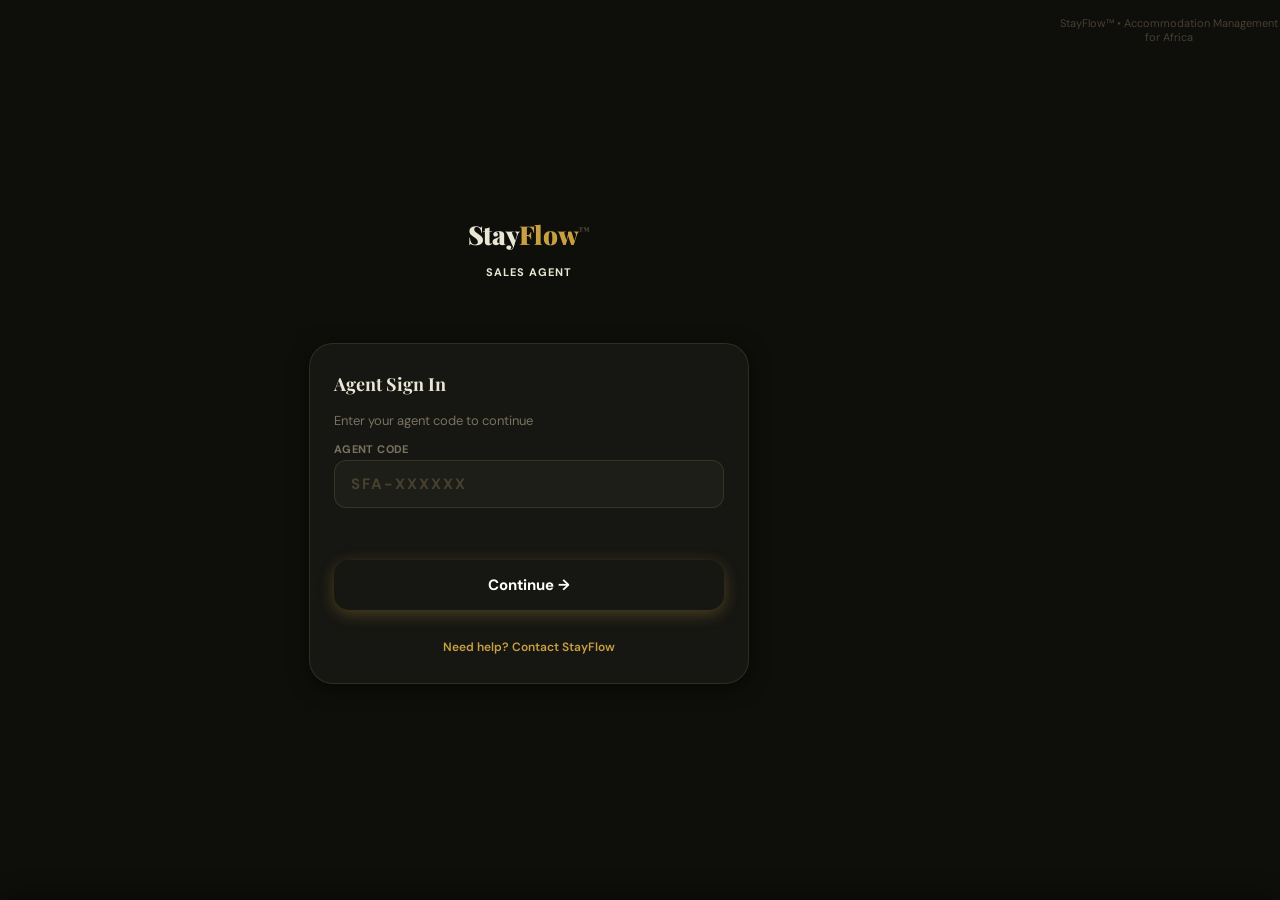
<file: stayflow-sales.html>
<!DOCTYPE html>
<html lang="en" data-theme="dark">
<head>
<meta charset="UTF-8">

  <!-- PWA / Home Screen Icon -->
  <link rel="icon" type="image/svg+xml" href="icon-sales.svg">
  <link rel="apple-touch-icon" href="icon-sales.svg">
  
  
  
  
  
  
  
  
  
  <meta name="viewport" content="width=device-width,initial-scale=1,maximum-scale=1">
<title>StayFlow™ Sales</title>
<link href="https://fonts.googleapis.com/css2?family=Playfair+Display:wght@700;900&family=DM+Sans:opsz,wght@9..40,400;9..40,500;9..40,600;9..40,700&display=swap" rel="stylesheet">
<style>
:root{--t:.28s cubic-bezier(.4,0,.2,1)}
[data-theme="dark"]{
  --bg:#0e0e0b;--sf:#161612;--sf2:#1e1e18;--sf3:#262620;
  --bd:rgba(220,200,120,.07);--bd2:rgba(220,200,120,.13);--bd3:rgba(220,200,120,.22);
  --tx:#eae6d4;--tx2:#7a7260;--tx3:#484030;
  --ac:#c8a040;--ac2:rgba(200,160,64,.14);--ac3:rgba(200,160,64,.30);
  --rd:#e05060;--rd2:rgba(224,80,96,.13);
  --gn:#28b870;--gn2:rgba(40,184,112,.13);
  --sk:#30a8e0;--sk2:rgba(48,168,224,.13);
  --pu:#9878d8;--pu2:rgba(152,120,216,.13);
  --sh:0 1px 4px rgba(0,0,0,.5);--sh2:0 4px 20px rgba(0,0,0,.55);--shac:0 4px 20px rgba(200,160,64,.3);
}
[data-theme="light"]{
  --bg:#faf8f0;--sf:#fff;--sf2:#f5f2e4;--sf3:#ede8d4;
  --bd:rgba(100,80,20,.07);--bd2:rgba(100,80,20,.13);--bd3:rgba(100,80,20,.22);
  --tx:#18140a;--tx2:#524830;--tx3:#988858;
  --ac:#906820;--ac2:rgba(144,104,32,.12);--ac3:rgba(144,104,32,.26);
  --rd:#b82030;--rd2:rgba(184,32,48,.1);
  --gn:#0e8848;--gn2:rgba(14,136,72,.1);
  --sk:#0270a8;--sk2:rgba(2,112,168,.1);
  --pu:#6040b8;--pu2:rgba(96,64,184,.1);
  --sh:0 1px 3px rgba(0,0,0,.07);--sh2:0 4px 16px rgba(0,0,0,.09);--shac:0 4px 18px rgba(144,104,32,.22);
}
*{margin:0;padding:0;box-sizing:border-box;-webkit-tap-highlight-color:transparent}
html,body{height:100%;overflow:hidden}
body{font-family:'DM Sans',sans-serif;background:var(--bg);color:var(--tx);display:flex;justify-content:center;transition:background var(--t),color var(--t)}
.app{width:100%;max-width:430px;height:100vh;position:relative;overflow:hidden}
.screen{position:absolute;inset:0;display:flex;flex-direction:column;opacity:0;pointer-events:none;transition:opacity .24s ease,transform .24s ease;transform:translateX(16px);background:var(--bg)}
.screen.active{opacity:1;pointer-events:all;transform:translateX(0)}
.sb{flex:1;overflow-y:auto;-webkit-overflow-scrolling:touch;scrollbar-width:none;padding:16px 14px 90px;display:flex;flex-direction:column;gap:13px}
.sb::-webkit-scrollbar{display:none}
.tbar{background:var(--sf);border-bottom:1px solid var(--bd);padding:12px 15px;display:flex;align-items:center;justify-content:space-between;flex-shrink:0;transition:background var(--t)}
.tbL{display:flex;align-items:center;gap:9px}.tbR{display:flex;align-items:center;gap:7px}
.logo{font-family:'Playfair Display',serif;font-weight:900;font-size:17px;letter-spacing:-.3px}
.logo em{color:var(--ac);font-style:normal}
.lmark{width:26px;height:26px;background:var(--ac);border-radius:7px;display:flex;align-items:center;justify-content:center;font-size:12px;flex-shrink:0;box-shadow:var(--shac)}
.ib{width:32px;height:32px;border-radius:50%;background:var(--sf2);border:1px solid var(--bd2);display:flex;align-items:center;justify-content:center;cursor:pointer;transition:all .18s;flex-shrink:0;font-weight:700;color:var(--tx2);font-size:10px}
.ib.ic{font-size:14px}.ib:hover{background:var(--sf3)}
.bnav{position:absolute;bottom:0;left:0;right:0;background:var(--sf);border-top:1px solid var(--bd);display:flex;align-items:center;padding:7px 0 calc(7px + env(safe-area-inset-bottom));z-index:50;transition:background var(--t)}
.ni{flex:1;display:flex;flex-direction:column;align-items:center;gap:3px;cursor:pointer;padding:4px 0}
.ni .ico{font-size:19px;opacity:.22;transition:all .2s;transform:scale(.88)}
.ni .nl{font-size:9px;font-weight:700;color:var(--tx3);transition:color .2s;letter-spacing:.3px;text-transform:uppercase}
.ni.on .ico{opacity:1;transform:scale(1)}.ni.on .nl{color:var(--ac)}
.inp{width:100%;background:var(--sf2);border:1.5px solid var(--bd2);border-radius:12px;padding:12px 14px;font-size:14px;font-family:'DM Sans',sans-serif;color:var(--tx);outline:none;transition:border-color .2s,background var(--t)}
.inp:focus{border-color:var(--ac)}.inp::placeholder{color:var(--tx3)}
.sel{appearance:none}.ta{resize:none;font-family:'DM Sans',sans-serif}
.fc{display:flex;flex-direction:column;gap:4px}.fr{display:flex;gap:8px}.fr .fc{flex:1}
.lbl{font-size:11px;font-weight:700;color:var(--tx2);letter-spacing:.4px;text-transform:uppercase}
.btn{width:100%;padding:13px;border-radius:13px;font-family:'DM Sans',sans-serif;font-size:14px;font-weight:700;border:none;cursor:pointer;transition:all .18s;display:flex;align-items:center;justify-content:center;gap:7px}
.btn:active{transform:scale(.97)}
.bp{background:var(--ac);color:#fff;box-shadow:var(--shac)}.bp:hover{filter:brightness(1.08)}
.bwa{background:#25D366;color:#fff}
.bg{background:var(--sf2);color:var(--tx2);border:1.5px solid var(--bd2)}
.bsm{padding:7px 13px;border-radius:10px;font-family:'DM Sans',sans-serif;font-size:12px;font-weight:700;border:none;cursor:pointer;transition:all .18s}
.card{background:var(--sf);border:1px solid var(--bd);border-radius:18px;box-shadow:var(--sh);transition:background var(--t);overflow:hidden}
.crow{display:flex;align-items:center;gap:11px;padding:12px 14px;border-bottom:1px solid var(--bd);cursor:pointer;transition:background .14s}
.crow:last-child{border-bottom:none}.crow:hover{background:var(--sf2)}
.g2{display:grid;grid-template-columns:1fr 1fr;gap:9px}
.g3{display:grid;grid-template-columns:1fr 1fr 1fr;gap:9px}
.sc{background:var(--sf);border:1px solid var(--bd);border-radius:16px;padding:13px 12px;display:flex;flex-direction:column;gap:6px;box-shadow:var(--sh);cursor:pointer;transition:background var(--t),transform .15s}
.sc:hover{transform:translateY(-2px)}
.sico{font-size:18px}.sval{font-family:'Playfair Display',serif;font-size:22px;font-weight:700;letter-spacing:-.3px}.slb{font-size:11px;color:var(--tx2)}
.cp .sval{color:var(--ac)}.cr .sval{color:var(--rd)}.cg .sval{color:var(--gn)}.ca .sval{color:var(--ac)}.cs .sval{color:var(--sk)}.cpu .sval{color:var(--pu)}
.comm-hero{border-radius:18px;padding:18px 17px;position:relative;overflow:hidden}
.comm-hero::before{content:'';position:absolute;top:-30px;right:-30px;width:110px;height:110px;border-radius:50%;background:rgba(255,255,255,.08)}
.ch-pend{background:linear-gradient(135deg,#2a1e08 0%,#5a3a10 50%,#c8a040 100%);box-shadow:0 8px 30px rgba(200,160,64,.3)}
.ch-paid{background:linear-gradient(135deg,#0a2818 0%,#165a30 55%,#28b870 100%);box-shadow:0 8px 30px rgba(40,184,112,.3)}
.ch-over{background:linear-gradient(135deg,#2a0e12 0%,#5a1820 55%,#e05060 100%);box-shadow:0 8px 30px rgba(224,80,96,.3)}
[data-theme="light"] .ch-pend{background:linear-gradient(135deg,#3a2810 0%,#7a5020 55%,#906820 100%)}
[data-theme="light"] .ch-paid{background:linear-gradient(135deg,#0a3820 0%,#1a6840 55%,#0e8848 100%)}
[data-theme="light"] .ch-over{background:linear-gradient(135deg,#3a0e18 0%,#7a2030 55%,#b82030 100%)}
.rl{font-size:10px;font-weight:700;color:rgba(255,255,255,.6);text-transform:uppercase;letter-spacing:.7px}
.rv{font-family:'Playfair Display',serif;font-size:28px;font-weight:900;color:#fff;letter-spacing:-.8px;margin:4px 0 2px}
.rs{font-size:12px;color:rgba(255,255,255,.6)}
.rb{display:inline-flex;align-items:center;gap:4px;background:rgba(255,255,255,.15);border-radius:20px;padding:4px 11px;font-size:11px;font-weight:700;color:#fff;margin-top:9px}
.all-hero{border-radius:18px;padding:16px 17px;background:var(--sf);border:1px solid var(--bd);box-shadow:var(--sh)}
.feed{background:var(--sf);border:1px solid var(--bd);border-radius:16px;padding:3px 13px;box-shadow:var(--sh);transition:background var(--t)}
.fi{display:flex;align-items:flex-start;gap:10px;padding:11px 0;border-bottom:1px solid var(--bd)}.fi:last-child{border-bottom:none}
.fd{width:7px;height:7px;border-radius:50%;margin-top:5px;flex-shrink:0}
.dp{background:var(--ac)}.dr{background:var(--rd)}.dg{background:var(--gn)}.da{background:var(--ac)}.ds{background:var(--sk)}.dpu{background:var(--pu)}
.ft{flex:1;font-size:13px;line-height:1.5;color:var(--tx2)}.ft strong{color:var(--tx);font-weight:600}.ftm{font-size:11px;color:var(--tx3);margin-top:2px}
.sth{font-family:'Playfair Display',serif;font-weight:700;font-size:14px;display:flex;align-items:center;justify-content:space-between}
.sth a{font-family:'DM Sans',sans-serif;font-size:12px;font-weight:700;color:var(--ac);cursor:pointer}
.ibox{background:var(--sf2);border-radius:13px;padding:3px 13px;transition:background var(--t)}
.dr2{display:flex;justify-content:space-between;align-items:center;padding:9px 0;border-bottom:1px solid var(--bd)}.dr2:last-child{border-bottom:none}
.dl{font-size:13px;color:var(--tx2)}.dv{font-size:13px;font-weight:600;text-align:right}
.chips{display:flex;gap:6px;overflow-x:auto;scrollbar-width:none;padding-bottom:2px}.chips::-webkit-scrollbar{display:none}
.chip{flex-shrink:0;padding:6px 13px;border-radius:20px;font-size:11.5px;font-weight:700;cursor:pointer;background:var(--sf2);color:var(--tx2);border:1px solid var(--bd2);transition:all .14s}
.chip.on{background:var(--ac);color:#fff;border-color:transparent}
.pill{display:inline-block;padding:2px 8px;border-radius:20px;font-size:9.5px;font-weight:700;letter-spacing:.3px;text-transform:uppercase;margin-top:3px}
.phot{background:var(--rd2);color:var(--rd)}.pwarm{background:var(--ac2);color:var(--ac)}.pfol{background:var(--sk2);color:var(--sk)}.pcls{background:var(--gn2);color:var(--gn)}.pcld{background:var(--sf3);color:var(--tx3)}
.note{font-size:12px;color:var(--tx3);text-align:center}
.abox{background:var(--ac2);border:1px solid var(--ac3);border-radius:12px;padding:11px 13px;font-size:13px;color:var(--tx2)}
.rbox{background:var(--rd2);border:1px solid rgba(224,80,96,.2);border-radius:12px;padding:11px 13px;font-size:13px;color:var(--tx2)}
.bar-chart{display:flex;align-items:flex-end;gap:5px;height:72px;padding-top:8px}
.bw{flex:1;display:flex;flex-direction:column;align-items:center;gap:4px}
.bar{width:100%;border-radius:4px 4px 0 0;background:var(--ac2)}.bar.on{background:var(--ac)}.blbl{font-size:10px;color:var(--tx3);font-weight:600}
.lock-screen{position:absolute;inset:0;background:var(--bg);z-index:100;display:none;flex-direction:column;justify-content:center;align-items:center;padding:36px 24px;text-align:center;gap:15px}
.lock-screen.show{display:flex}
#s-login{justify-content:center;align-items:center;padding:40px 24px}
.sp-mark{width:64px;height:64px;border-radius:20px;background:var(--ac);display:flex;align-items:center;justify-content:center;font-size:30px;box-shadow:0 8px 30px rgba(0,0,0,.3)}
.sp-card{width:100%;background:var(--sf);border-radius:20px;border:1px solid var(--bd2);padding:22px 18px;display:flex;flex-direction:column;gap:13px;box-shadow:var(--sh2);margin-top:32px;transition:background var(--t)}
.av{width:40px;height:40px;border-radius:13px;display:flex;align-items:center;justify-content:center;font-family:'Playfair Display',serif;font-size:14px;font-weight:700;flex-shrink:0}
.av-p{background:var(--ac2);color:var(--ac)}.av-r{background:var(--rd2);color:var(--rd)}.av-g{background:var(--gn2);color:var(--gn)}.av-s{background:var(--sk2);color:var(--sk)}
.mov{position:fixed;inset:0;background:rgba(0,0,0,.65);z-index:200;display:none;align-items:flex-end;justify-content:center;backdrop-filter:blur(6px)}
.mov.open{display:flex}
.msh{width:100%;max-width:430px;background:var(--sf);border-radius:22px 22px 0 0;padding:18px 16px calc(38px + env(safe-area-inset-bottom));display:flex;flex-direction:column;gap:13px;animation:su .28s cubic-bezier(.34,1.2,.64,1);max-height:90vh;overflow-y:auto;transition:background var(--t)}
.msh::-webkit-scrollbar{display:none}
.mhd{width:34px;height:3px;border-radius:2px;background:var(--bd3);margin:0 auto 5px;flex-shrink:0}
.mtit{font-family:'Playfair Display',serif;font-size:17px;font-weight:700}
.msub{font-size:13px;color:var(--tx2);line-height:1.5}

/* ====================================================
   RESPONSIVE LAYOUT - Phone, Tablet, Laptop, Desktop
   ==================================================== */

/* BASE: Mobile first - current layout stays as-is */
.app{width:100%;max-width:430px;height:100vh;position:relative;overflow:hidden}

/* ── TABLET (768px+) ── */
@media(min-width:768px){
  body{align-items:flex-start;padding:20px}
  .app{max-width:680px;height:calc(100vh - 40px);border-radius:24px;box-shadow:0 20px 60px rgba(0,0,0,.35);overflow:hidden}
  .sb{padding:20px 20px 100px;gap:16px}
  .tbar{padding:14px 20px}
  .bnav{padding:10px 0 calc(10px + env(safe-area-inset-bottom))}
  .ni .ico{font-size:22px}
  .ni .nl{font-size:10px}
  .nadd{width:52px;height:52px;font-size:26px}
  .card{border-radius:20px}
  .msh{border-radius:28px 28px 0 0;padding:22px 20px calc(48px + env(safe-area-inset-bottom))}
  .rv{font-size:32px}
  .sval{font-size:26px}
  .btn{padding:15px;font-size:15px;border-radius:15px}
  .inp{padding:13px 16px;font-size:15px}
  .g2{gap:12px}.g3{gap:12px}.g4{gap:12px}
  .sc{padding:16px 14px;border-radius:18px}
  .qc{padding:16px 14px}
  .crow{padding:14px 18px}
  #s-splash{padding:48px 32px}
  .sp-card{padding:28px 24px;border-radius:24px}
  .sp-mark{width:80px;height:80px;border-radius:26px;font-size:38px}
  .code-inp{font-size:28px;padding:16px}
}

/* ── LAPTOP / DESKTOP (1024px+) ── */
@media(min-width:1024px){
  body{padding:0;align-items:stretch;justify-content:flex-start}
  .app{max-width:100%;width:100%;height:100vh;border-radius:0;box-shadow:none;display:flex;flex-direction:row}

  /* Sidebar navigation */
  .bnav{
    position:relative;
    width:220px;
    height:100vh;
    flex-direction:column;
    justify-content:flex-start;
    align-items:stretch;
    padding:24px 12px;
    border-top:none;
    border-right:1px solid var(--bd);
    gap:4px;
    flex-shrink:0;
    overflow-y:auto;
  }
  .ni{
    flex:none;
    flex-direction:row;
    justify-content:flex-start;
    align-items:center;
    gap:12px;
    padding:11px 14px;
    border-radius:12px;
    transition:background .16s;
  }
  .ni:hover{background:var(--sf2)}
  .ni.on{background:var(--ac2)}
  .ni .ico{font-size:20px;opacity:.7;transform:none}
  .ni.on .ico{opacity:1}
  .ni .nl{font-size:13px;font-weight:600;color:var(--tx2);letter-spacing:0;text-transform:none}
  .ni.on .nl{color:var(--ac);font-weight:700}
  .nadd{display:none}

  /* Sidebar brand header */
  .bnav::before{
    content:'StayFlow';
    display:block;
    font-family:'Playfair Display',serif;
    font-weight:900;
    font-size:20px;
    color:var(--ac);
    padding:4px 14px 20px;
    border-bottom:1px solid var(--bd);
    margin-bottom:12px;
    letter-spacing:-.3px;
  }

  /* Main content area */
  .screen{
    position:relative;
    flex:1;
    display:flex;
    flex-direction:column;
    opacity:1;
    pointer-events:all;
    transform:none;
    height:100vh;
    overflow:hidden;
  }
  .screen:not(.active){display:none}

  /* Top bar adjustments */
  .tbar{padding:16px 28px}
  .sb{padding:24px 28px 40px;gap:18px;max-width:900px}
  
  /* Wider grids on desktop */
  .g2{grid-template-columns:1fr 1fr 1fr 1fr}
  .g3{grid-template-columns:repeat(6,1fr)}
  .g4{grid-template-columns:1fr 1fr 1fr 1fr}
  .qa{grid-template-columns:1fr 1fr 1fr 1fr}

  /* Cards */
  .card{border-radius:16px}
  .msh{max-width:520px;left:50%;transform:translateX(-50%);border-radius:20px 20px 0 0}
  .mov{justify-content:center;align-items:center}
  .msh{border-radius:20px;margin-bottom:0;animation:none;max-height:85vh}
  
  /* Splash/login centered */
  #s-splash,#s-login{
    justify-content:center;
    align-items:center;
    padding:40px 60px;
  }
  .sp-card{max-width:440px}
  
  .rv{font-size:36px}
  .sval{font-size:28px}
  .btn{font-size:15px}
}

/* ── LARGE DESKTOP (1400px+) ── */
@media(min-width:1400px){
  .bnav{width:260px}
  .sb{max-width:1100px;padding:28px 40px 40px}
  .g2{grid-template-columns:repeat(4,1fr)}
  .g3{grid-template-columns:repeat(6,1fr)}
  .qa{grid-template-columns:repeat(4,1fr)}
  .tbar{padding:18px 40px}
  .rv{font-size:40px}
}

/* ── FIX: screens off-screen on desktop (remove absolute positioning) ── */
@media(min-width:1024px){
  .screen{transform:none !important;opacity:1 !important}
  .screen:not(.active){display:none !important;opacity:0 !important}
}

@keyframes su{from{transform:translateY(100%)}to{transform:translateY(0)}}

#s-pin{justify-content:center;align-items:center;padding:40px 24px;background:var(--bg);}
.pin-display{display:flex;gap:14px;justify-content:center;margin:28px 0 32px;}
.pin-dot{width:16px;height:16px;border-radius:50%;background:var(--bd3);transition:background .15s;}
.pin-dot.filled{background:var(--ac);}
.pin-pad{display:grid;grid-template-columns:repeat(3,1fr);gap:12px;max-width:280px;margin:0 auto;}
.pin-key{height:64px;border-radius:16px;background:var(--sf);border:1px solid var(--bd2);
  font-family:'Playfair Display',serif;font-size:22px;font-weight:700;color:var(--tx);
  cursor:pointer;display:flex;align-items:center;justify-content:center;transition:all .12s;box-shadow:var(--sh);}
.pin-key:active{transform:scale(.93);background:var(--ac);color:#fff;border-color:var(--ac);}
.pin-key.del{font-family:'DM Sans',sans-serif;font-size:16px;font-weight:600;color:var(--tx2);}
.pin-key.empty{background:transparent;border:none;box-shadow:none;cursor:default;}
.pin-error{font-size:13px;color:var(--rd);text-align:center;margin-top:8px;min-height:18px;}
.pin-forgot{font-size:12px;color:var(--ac);cursor:pointer;text-align:center;margin-top:16px;font-weight:600;}
</style>

  <!-- PWA -->
  <link rel="manifest" href="[data-uri]">
  <meta name="mobile-web-app-capable" content="yes">
  <meta name="apple-mobile-web-app-capable" content="yes">
  <meta name="apple-mobile-web-app-status-bar-style" content="black-translucent">
  <meta name="apple-mobile-web-app-title" content="SF Sales">
  <meta name="application-name" content="SF Sales">
  <meta name="theme-color" content="#c8a040">
  <style>
  #pwa-banner{position:fixed;bottom:0;left:0;right:0;z-index:9999;background:#7a5a00;
    padding:14px 16px calc(14px + env(safe-area-inset-bottom));
    display:flex;align-items:center;gap:13px;
    box-shadow:0 -4px 24px rgba(0,0,0,.4);border-radius:18px 18px 0 0;
    transform:translateY(100%);transition:transform .35s cubic-bezier(.34,1.2,.64,1);}
  #pwa-banner-icon{width:44px;height:44px;border-radius:12px;background:rgba(255,255,255,.15);
    display:flex;align-items:center;justify-content:center;flex-shrink:0;font-family:'Playfair Display',serif;font-size:18px;font-weight:700;color:#fff;}
  #pwa-banner-title{font-size:14px;font-weight:700;color:#fff;}
  #pwa-banner-sub{font-size:12px;color:rgba(255,255,255,.7);margin-top:2px;}
  #pwa-install-btn{background:#fff;color:#7a5a00;border:none;border-radius:10px;
    padding:9px 16px;font-size:13px;font-weight:700;cursor:pointer;white-space:nowrap;flex-shrink:0;}
  #pwa-dismiss-btn{background:none;border:none;color:rgba(255,255,255,.5);font-size:22px;cursor:pointer;padding:4px;flex-shrink:0;}
  </style>
  <div id="pwa-banner">
    <div id="pwa-banner-icon">S</div>
    <div style="flex:1"><div id="pwa-banner-title">StayFlow Sales</div><div id="pwa-banner-sub">Install app &mdash; works offline</div></div>
    <button id="pwa-install-btn">Install</button>
    <button id="pwa-dismiss-btn">&times;</button>
  </div>
  <script>
  // ── PWA INSTALL ────────────────────────────────────────────
  (function(){
    // Register service worker via blob (works on GitHub Pages)
    if('serviceWorker' in navigator){
      var sw=`
self.addEventListener('install',e=>self.skipWaiting());
self.addEventListener('activate',e=>e.waitUntil(clients.claim()));
self.addEventListener('fetch',e=>{
  if(e.request.method!=='GET')return;
  e.respondWith(caches.open('sf-v2').then(c=>c.match(e.request).then(r=>r||fetch(e.request).then(nr=>{
    if(nr.status===200)c.put(e.request,nr.clone());return nr;
  }))));
});`;
      try{
        var blob=new Blob([sw],{type:'application/javascript'});
        navigator.serviceWorker.register(URL.createObjectURL(blob),{scope:'./'});
      }catch(e){}
    }

    // Install banner
    var deferredPrompt=null;
    var banner=document.getElementById('pwa-banner');
    var dismissed=localStorage.getItem('pwa_dismissed_sales');

    if(!dismissed && !window.matchMedia('(display-mode: standalone)').matches){
      // iOS hint
      if(/iphone|ipad|ipod/i.test(navigator.userAgent)){
        setTimeout(function(){
          var b=document.createElement('div');
          b.style.cssText='position:fixed;bottom:0;left:0;right:0;background:#7a5a00;color:#fff;padding:16px;text-align:center;font-size:13px;line-height:1.6;z-index:9999;border-radius:18px 18px 0 0;box-shadow:0 -4px 20px rgba(0,0,0,.3)';
          b.innerHTML='To install: tap <strong>Share &#x2197;</strong> then <strong>Add to Home Screen</strong><br><span onclick="this.parentNode.remove();localStorage.setItem(\'pwa_dismissed_sales\',1)" style="font-size:12px;opacity:.7;cursor:pointer;display:block;margin-top:8px">Dismiss</span>';
          document.body.appendChild(b);
        },1500);
      }
    }

    window.addEventListener('beforeinstallprompt',function(e){
      e.preventDefault();
      deferredPrompt=e;
      if(!dismissed&&!window.matchMedia('(display-mode: standalone)').matches){
        setTimeout(function(){if(banner)banner.style.transform='translateY(0)'},1200);
      }
    });

    if(banner){
      banner.querySelector('#pwa-install-btn').addEventListener('click',function(){
        banner.style.transform='translateY(100%)';
        if(deferredPrompt){deferredPrompt.prompt();deferredPrompt.userChoice.then(function(){deferredPrompt=null;});}
        localStorage.setItem('pwa_dismissed_sales',1);
      });
      banner.querySelector('#pwa-dismiss-btn').addEventListener('click',function(){
        banner.style.transform='translateY(100%)';
        localStorage.setItem('pwa_dismissed_sales',1);
      });
    }
  })();
</script>
  <!-- /PWA -->
</head>
<body>
<div class="app">

<!-- LOCKED -->
<div id="s-locked" class="screen">
  <div style="flex:1;display:flex;flex-direction:column;justify-content:center;align-items:center;padding:36px 24px;text-align:center;gap:15px;overflow-y:auto">
    <div style="font-size:60px">🔒</div>
    <div style="font-family:'Playfair Display',serif;font-size:22px;font-weight:900">Account Locked</div>
    <div style="font-size:14px;color:var(--tx2);line-height:1.7;max-width:290px">Your commission of <strong style="color:var(--ac)">TSh 80,000</strong> (Mar 3–9) was due on Friday March 14 and has not been marked paid.</div>
    <div class="rbox" style="width:100%;text-align:left">Contact StayFlow HQ to resolve: <strong style="color:var(--rd)">+255 700 000 000</strong></div>
    <button class="btn bp" style="width:100%" onclick="openM('m-confirm-comm')">💰 I've Received My Commission</button>
    <div class="note" onclick="go('s-dash')" style="color:var(--ac);cursor:pointer;font-weight:700">← Back (demo only)</div>
  </div>
</div>

<!-- LOGIN -->
<div id="s-login" class="screen active">
  <div style="text-align:center;margin-bottom:28px">
    <div style="font-family:'Playfair Display',serif;font-size:26px;font-weight:900;letter-spacing:-.3px;text-align:center;margin-bottom:8px">Stay<span style="color:var(--ac)">Flow</span><sup style="font-size:11px;color:var(--tx3);vertical-align:super">™</sup></div>
    <div style="background:var(--am2);border:1px solid var(--am);border-radius:20px;padding:4px 16px;display:inline-block;font-size:11px;font-weight:700;color:var(--am);letter-spacing:1px">SALES AGENT</div>
  </div>
  <div class="sp-card">
    <div style="font-family:'Playfair Display',serif;font-size:18px;font-weight:700" id="sales-login-title">Agent Sign In</div>
    <div style="font-size:13px;color:var(--tx2);margin-top:3px" id="sales-login-sub">Enter your agent code to continue</div>
    <div class="fc" id="sales-code-field">
      <div class="lbl">Agent Code</div>
      <input class="inp" id="sales-agent-code" placeholder="SFA-XXXXXX" style="text-transform:uppercase;letter-spacing:2px;font-weight:700">
    </div>
    <div id="sales-pin-area" style="display:none">
      <div class="pin-display">
        <div class="pin-dot" id="spd0"></div>
        <div class="pin-dot" id="spd1"></div>
        <div class="pin-dot" id="spd2"></div>
        <div class="pin-dot" id="spd3"></div>
      </div>
      <div class="pin-pad">
        <div class="pin-key" onclick="salesPinKey('1')">1</div>
        <div class="pin-key" onclick="salesPinKey('2')">2</div>
        <div class="pin-key" onclick="salesPinKey('3')">3</div>
        <div class="pin-key" onclick="salesPinKey('4')">4</div>
        <div class="pin-key" onclick="salesPinKey('5')">5</div>
        <div class="pin-key" onclick="salesPinKey('6')">6</div>
        <div class="pin-key" onclick="salesPinKey('7')">7</div>
        <div class="pin-key" onclick="salesPinKey('8')">8</div>
        <div class="pin-key" onclick="salesPinKey('9')">9</div>
        <div class="pin-key empty"></div>
        <div class="pin-key" onclick="salesPinKey('0')">0</div>
        <div class="pin-key del" onclick="salesPinDel()">&#9003;</div>
      </div>
    </div>
    <div class="pin-error" id="sales-login-error"></div>
    <button class="btn bp" id="sales-next-btn" onclick="salesLoginNext()" style="background:var(--am);box-shadow:0 4px 16px rgba(200,160,64,.3)">Continue &rarr;</button>
    <div class="pin-forgot" onclick="salesForgot()">Need help? Contact StayFlow</div>
  </div>
</div>

<!-- DASHBOARD -->
<div id="s-dash" class="screen">
  <div class="tbar">
    <div class="tbL"><div class="lmark">📈</div><div class="logo">Stay<em>Flow</em><sup style="font-size:8px;color:var(--tx3)">™</sup></div><div style="background:var(--ac2);border:1px solid var(--ac3);border-radius:8px;padding:2px 8px;font-size:10px;font-weight:700;color:var(--ac)">SALES</div></div>
    <div class="tbR"><div class="ib ic" id="thbtn" onclick="toggleTheme()">🌙</div><div class="bsm" style="background:var(--ac);color:#fff" onclick="openM('m-add-lead')">+ Lead</div></div>
  </div>
  <div class="sb">
    <div>
      <div style="font-family:'Playfair Display',serif;font-size:20px;font-weight:900;letter-spacing:-.4px">Good morning,<br><span style="color:var(--ac)">Baraka</span> 👋</div>
      <div style="font-size:12px;color:var(--tx2);margin-top:3px">Wednesday, 18 March · <span style="color:var(--ac);font-weight:700">Friday is payday 💰</span></div>
    </div>
    <div class="g2" style="gap:7px">
      <div style="background:var(--sf);border:1px solid var(--bd);border-radius:14px;padding:12px"><div style="font-size:10px;color:var(--tx3)">Follow-ups today</div><div style="font-family:'Playfair Display',serif;font-size:20px;font-weight:700;color:var(--ac);margin-top:2px">3</div></div>
      <div style="background:var(--sf);border:1px solid var(--bd);border-radius:14px;padding:12px"><div style="font-size:10px;color:var(--tx3)">Hot leads</div><div style="font-family:'Playfair Display',serif;font-size:20px;font-weight:700;color:var(--rd);margin-top:2px">2</div></div>
      <div style="background:var(--sf);border:1px solid var(--bd);border-radius:14px;padding:12px"><div style="font-size:10px;color:var(--tx3)">Closed this week</div><div style="font-family:'Playfair Display',serif;font-size:20px;font-weight:700;color:var(--gn);margin-top:2px">4</div></div>
      <div style="background:var(--sf);border:1px solid var(--bd);border-radius:14px;padding:12px"><div style="font-size:10px;color:var(--tx3)">Payout day</div><div style="font-size:13px;font-weight:700;color:var(--ac);margin-top:4px">Friday</div></div>
    </div>
    <!-- Commission hero -->
    <div class="comm-hero ch-pend">
      <div class="rl">THIS WEEK'S COMMISSION</div>
      <div class="rv">TSh 160,000</div>
      <div class="rs">4 accounts · Mar 10–16 · pending</div>
      <div class="rb">Paid out every Friday</div>
    </div>
    <!-- All-time -->
    <div class="all-hero">
      <div style="font-size:10px;font-weight:700;color:var(--tx2);text-transform:uppercase;letter-spacing:.6px">ALL-TIME EARNINGS</div>
      <div style="font-family:'Playfair Display',serif;font-size:24px;font-weight:900;color:var(--ac);margin-top:4px">TSh 760,000</div>
      <div style="font-size:12px;color:var(--tx2)">19 total accounts · since Jan 2026</div>
    </div>
    <!-- Recent leads -->
    <div class="sth"><span>Recent Leads</span><a onclick="goN('s-leads',document.querySelector('.ni:nth-child(2)'))">See all →</a></div>
    <div class="card">
      <div class="crow" onclick="openM('m-lead')"><div class="av av-r">JM</div><div style="flex:1"><div style="font-size:14px;font-weight:600">Joyce Muhamed</div><div style="font-size:12px;color:var(--tx2);margin-top:1px">Karibu Apartments · Dodoma · 15 rooms</div><div class="pill phot">Hot 🔥</div></div><div style="font-size:11px;color:var(--tx3);text-align:right;white-space:nowrap">Today</div></div>
      <div class="crow" onclick="openM('m-lead')"><div class="av av-p">DK</div><div style="flex:1"><div style="font-size:14px;font-weight:600">David Kiprop</div><div style="font-size:12px;color:var(--tx2);margin-top:1px">Safari Lodge · Arusha · 22 rooms</div><div class="pill pwarm">Warm</div></div><div style="font-size:11px;color:var(--tx3);text-align:right;white-space:nowrap">Yesterday</div></div>
      <div class="crow" onclick="openM('m-lead')"><div class="av av-g">NK</div><div style="flex:1"><div style="font-size:14px;font-weight:600">Neema Kamau</div><div style="font-size:12px;color:var(--tx2);margin-top:1px">Green Villa · Mwanza · 8 rooms</div><div class="pill pfol">Follow-up</div></div><div style="font-size:11px;color:var(--tx3);text-align:right;white-space:nowrap">Mar 16</div></div>
    </div>
    <!-- Commission history preview -->
    <div class="sth"><span>Commission History</span><a onclick="goN('s-comm',document.querySelector('.ni:nth-child(4)'))">View all →</a></div>
    <div class="feed">
      <div class="fi"><div class="fd dp"></div><div class="ft"><strong>Mar 10–16:</strong> 4 accounts · TSh 160,000<div class="ftm" style="display:flex;align-items:center;gap:6px"><span class="pill pwarm" style="margin-top:0">Pending Friday</span></div></div></div>
      <div class="fi"><div class="fd dg"></div><div class="ft"><strong>Mar 3–9:</strong> 3 accounts · TSh 110,000<div class="ftm"><span class="pill pcls" style="margin-top:0">Paid ✓ Mar 14</span></div></div></div>
      <div class="fi"><div class="fd dg"></div><div class="ft"><strong>Feb 24 – Mar 2:</strong> 5 accounts · TSh 185,000<div class="ftm"><span class="pill pcls" style="margin-top:0">Paid ✓ Mar 7</span></div></div></div>
    </div>
  </div>
  <div class="bnav">
    <div class="ni on" onclick="goN('s-dash',this)"><div class="ico">🏠</div><div class="nl">Home</div></div>
    <div class="ni" onclick="goN('s-leads',this)"><div class="ico">👥</div><div class="nl">Leads</div></div>
    <div class="ni" onclick="goN('s-pipeline',this)"><div class="ico">📈</div><div class="nl">Pipeline</div></div>
    <div class="ni" onclick="goN('s-comm',this)"><div class="ico">💰</div><div class="nl">Comm.</div></div>
    <div class="ni" onclick="goN('s-reports',this)"><div class="ico">📊</div><div class="nl">Reports</div></div>
  </div>
</div>

<!-- LEADS -->
<div id="s-leads" class="screen">
  <div class="tbar"><div class="tbL"><div class="ib ic" onclick="go('s-dash')">←</div><div style="font-family:'Playfair Display',serif;font-weight:700;font-size:16px">My Leads</div></div><div class="tbR"><div class="ib ic" onclick="toggleTheme()">🌙</div><div class="bsm" style="background:var(--ac);color:#fff" onclick="openM('m-add-lead')">+ Add</div></div></div>
  <div class="sb">
    <input class="inp" placeholder="🔍  Search leads...">
    <div class="chips"><div class="chip on">All (18)</div><div class="chip">Hot (2)</div><div class="chip">Warm (5)</div><div class="chip">Follow-up (4)</div><div class="chip">Closed (6)</div><div class="chip">Cold (1)</div></div>
    <div style="display:flex;flex-direction:column;gap:8px">
      <div class="card crow" onclick="openM('m-lead')"><div class="av av-r">JM</div><div style="flex:1"><div style="font-size:14px;font-weight:600">Joyce Muhamed</div><div style="font-size:12px;color:var(--tx2)">Karibu Apts · Dodoma · 15 rooms</div><div class="pill phot">Hot 🔥</div></div><div style="font-size:11px;color:var(--tx3)">Today</div></div>
      <div class="card crow" onclick="openM('m-lead')"><div class="av av-s">BW</div><div style="flex:1"><div style="font-size:14px;font-weight:600">Brian Wanjiku</div><div style="font-size:12px;color:var(--tx2)">Skyview Lodge · Nakuru · 20 rooms</div><div class="pill phot">Hot 🔥</div></div><div style="font-size:11px;color:var(--tx3)">Mar 17</div></div>
      <div class="card crow" onclick="openM('m-lead')"><div class="av av-p">DK</div><div style="flex:1"><div style="font-size:14px;font-weight:600">David Kiprop</div><div style="font-size:12px;color:var(--tx2)">Safari Lodge · Arusha · 22 rooms</div><div class="pill pwarm">Warm</div></div><div style="font-size:11px;color:var(--tx3)">Yesterday</div></div>
      <div class="card crow" onclick="openM('m-lead')"><div class="av av-g">NK</div><div style="flex:1"><div style="font-size:14px;font-weight:600">Neema Kamau</div><div style="font-size:12px;color:var(--tx2)">Green Villa · Mwanza · 8 rooms</div><div class="pill pfol">Follow-up</div></div><div style="font-size:11px;color:var(--tx3)">Mar 16</div></div>
      <div class="card crow" onclick="openM('m-lead')"><div class="av av-r">RA</div><div style="flex:1"><div style="font-size:14px;font-weight:600">Rose Atieno</div><div style="font-size:12px;color:var(--tx2)">Sunrise Inn · Kisumu · 12 rooms</div><div class="pill pfol">Follow-up</div></div><div style="font-size:11px;color:var(--tx3)">Mar 15</div></div>
      <div class="card crow" onclick="openM('m-lead')"><div class="av av-g">AM</div><div style="flex:1"><div style="font-size:14px;font-weight:600">Ali Msomi</div><div style="font-size:12px;color:var(--tx2)">Bahari House · Tanga · 7 rooms</div><div class="pill pcls">Closed ✓</div></div><div style="font-size:11px;color:var(--tx3)">Mar 14</div></div>
    </div>
  </div>
  <div class="bnav"><div class="ni" onclick="goN('s-dash',this)"><div class="ico">🏠</div><div class="nl">Home</div></div><div class="ni on"><div class="ico">👥</div><div class="nl">Leads</div></div><div class="ni" onclick="goN('s-pipeline',this)"><div class="ico">📈</div><div class="nl">Pipeline</div></div><div class="ni" onclick="goN('s-comm',this)"><div class="ico">💰</div><div class="nl">Comm.</div></div><div class="ni" onclick="goN('s-reports',this)"><div class="ico">📊</div><div class="nl">Reports</div></div></div>
</div>

<!-- PIPELINE -->
<div id="s-pipeline" class="screen">
  <div class="tbar"><div class="tbL"><div class="ib ic" onclick="go('s-dash')">←</div><div style="font-family:'Playfair Display',serif;font-weight:700;font-size:16px">My Pipeline</div></div><div class="tbR"><div class="ib ic" onclick="toggleTheme()">🌙</div></div></div>
  <div class="sb">
    <div class="g2">
      <div class="sc cp"><div class="sico">🔥</div><div class="sval">2</div><div class="slb">Hot leads</div></div>
      <div class="sc cg"><div class="sico">✅</div><div class="sval">4</div><div class="slb">Closed/week</div></div>
      <div class="sc cs"><div class="sico">🎯</div><div class="sval">22%</div><div class="slb">Conversion</div></div>
      <div class="sc cp"><div class="sico">💰</div><div class="sval" style="font-size:15px">490K</div><div class="slb">Commission potential</div></div>
    </div>
    <!-- Weekly target -->
    <div class="card" style="padding:15px">
      <div style="display:flex;justify-content:space-between;align-items:center;margin-bottom:10px"><div style="font-family:'Playfair Display',serif;font-weight:700">Weekly Target</div><div style="font-size:13px;color:var(--tx2)">4 / 5 accounts</div></div>
      <div style="background:var(--sf3);border-radius:6px;height:10px;overflow:hidden"><div style="width:80%;height:100%;background:var(--ac);border-radius:6px;transition:width .5s"></div></div>
      <div style="font-size:11px;color:var(--tx3);margin-top:6px">1 more to hit target this week · <span style="color:var(--ac)">TSh 200,000+ potential</span></div>
    </div>
    <!-- Commission calculator -->
    <div class="sth">Commission Calculator</div>
    <div class="card" style="padding:15px;display:flex;flex-direction:column;gap:11px">
      <div class="fr"><div class="fc"><div class="lbl">TIER 1</div><input class="inp" type="number" id="ct1" placeholder="0" oninput="calcComm()"></div><div class="fc"><div class="lbl">TIER 2</div><input class="inp" type="number" id="ct2" placeholder="0" oninput="calcComm()"></div><div class="fc"><div class="lbl">TIER 3</div><input class="inp" type="number" id="ct3" placeholder="0" oninput="calcComm()"></div></div>
      <div style="background:var(--sf2);border-radius:12px;padding:13px;text-align:center;transition:background var(--t)"><div style="font-size:11px;color:var(--tx3);margin-bottom:4px">ESTIMATED COMMISSION</div><div style="font-family:'Playfair Display',serif;font-size:24px;font-weight:700;color:var(--ac)" id="commResult">TSh 0</div></div>
    </div>
    <!-- Rates table -->
    <div class="sth">Commission Rates</div>
    <div class="card" style="padding:3px 14px">
      <div style="display:flex;justify-content:space-between;align-items:center;padding:12px 0;border-bottom:1px solid var(--bd)"><div><div style="font-weight:600">Tier 1 — Basic</div><div style="font-size:12px;color:var(--tx2);margin-top:1px">TSh 100,000 once-off</div></div><div style="font-family:'Playfair Display',serif;font-size:18px;font-weight:700;color:var(--ac)">TSh 10,000</div></div>
      <div style="display:flex;justify-content:space-between;align-items:center;padding:12px 0;border-bottom:1px solid var(--bd)"><div><div style="font-weight:600">Tier 2 — Cloud</div><div style="font-size:12px;color:var(--tx2);margin-top:1px">TSh 250,000/year</div></div><div style="font-family:'Playfair Display',serif;font-size:18px;font-weight:700;color:var(--ac)">TSh 25,000</div></div>
      <div style="display:flex;justify-content:space-between;align-items:center;padding:12px 0"><div><div style="font-weight:600">Tier 3 — Multi-Property</div><div style="font-size:12px;color:var(--tx2);margin-top:1px">TSh 500,000/year</div></div><div style="font-family:'Playfair Display',serif;font-size:18px;font-weight:700;color:var(--ac)">TSh 50,000</div></div>
    </div>
  </div>
  <div class="bnav"><div class="ni" onclick="goN('s-dash',this)"><div class="ico">🏠</div><div class="nl">Home</div></div><div class="ni" onclick="goN('s-leads',this)"><div class="ico">👥</div><div class="nl">Leads</div></div><div class="ni on"><div class="ico">📈</div><div class="nl">Pipeline</div></div><div class="ni" onclick="goN('s-comm',this)"><div class="ico">💰</div><div class="nl">Comm.</div></div><div class="ni" onclick="goN('s-reports',this)"><div class="ico">📊</div><div class="nl">Reports</div></div></div>
</div>

<!-- COMMISSION -->
<div id="s-comm" class="screen">
  <div class="tbar"><div class="tbL"><div class="ib ic" onclick="go('s-dash')">←</div><div style="font-family:'Playfair Display',serif;font-weight:700;font-size:16px">My Commission</div></div><div class="tbR"><div class="ib ic" onclick="toggleTheme()">🌙</div></div></div>
  <div class="sb">
    <!-- All-time hero -->
    <div class="comm-hero ch-paid">
      <div class="rl">ALL-TIME EARNINGS</div>
      <div class="rv">TSh 760,000</div>
      <div class="rs">19 total accounts · since January 2026</div>
      <div class="rb">Baraka Juma · active agent</div>
    </div>
    <div class="abox"><strong style="color:var(--ac)">Payout schedule:</strong> Every Friday. Admin marks paid → you confirm receipt → account stays active.</div>
    <!-- Weekly history -->
    <div class="sth">Weekly History</div>
    <div class="feed">
      <div class="fi"><div class="fd dp"></div><div class="ft"><strong>Mar 10–16 · TSh 160,000</strong><br>4 accounts: 3× Tier 1 + 1× Tier 2<div style="display:flex;gap:7px;margin-top:6px"><span class="pill pwarm" style="margin-top:0">Pending Friday</span><span style="background:var(--ac2);color:var(--ac);border-radius:8px;padding:2px 8px;font-size:10px;font-weight:700;cursor:pointer" onclick="openM('m-breakdown')">Breakdown</span></div></div></div>
      <div class="fi"><div class="fd dg"></div><div class="ft"><strong>Mar 3–9 · TSh 110,000</strong><br>3 accounts: 1× Tier 1 + 1× Tier 2 + 1× Tier 1<div style="display:flex;gap:7px;margin-top:6px"><span class="pill pcls" style="margin-top:0">Paid ✓ Mar 14</span><span style="background:var(--gn2);color:var(--gn);border-radius:8px;padding:2px 8px;font-size:10px;font-weight:700;cursor:pointer" onclick="openM('m-breakdown')">Breakdown</span></div></div></div>
      <div class="fi"><div class="fd dg"></div><div class="ft"><strong>Feb 24 – Mar 2 · TSh 185,000</strong><br>5 accounts: 3× Tier 1 + 2× Tier 2<div style="display:flex;gap:7px;margin-top:6px"><span class="pill pcls" style="margin-top:0">Paid ✓ Mar 7</span><span style="background:var(--gn2);color:var(--gn);border-radius:8px;padding:2px 8px;font-size:10px;font-weight:700;cursor:pointer" onclick="openM('m-breakdown')">Breakdown</span></div></div></div>
      <div class="fi"><div class="fd dg"></div><div class="ft"><strong>Feb 17–23 · TSh 130,000</strong><br>3 accounts<div style="margin-top:4px"><span class="pill pcls" style="margin-top:0">Paid ✓ Feb 28</span></div></div></div>
      <div class="fi"><div class="fd dg"></div><div class="ft"><strong>Feb 10–16 · TSh 175,000</strong><br>4 accounts<div style="margin-top:4px"><span class="pill pcls" style="margin-top:0">Paid ✓ Feb 21</span></div></div></div>
    </div>
    <!-- Rates -->
    <div class="sth">Rates Reference</div>
    <div class="card" style="padding:3px 14px">
      <div style="display:flex;justify-content:space-between;padding:10px 0;border-bottom:1px solid var(--bd)"><span style="font-size:13px">Tier 1</span><span style="font-family:'Playfair Display',serif;font-weight:700;color:var(--ac)">TSh 10,000</span></div>
      <div style="display:flex;justify-content:space-between;padding:10px 0;border-bottom:1px solid var(--bd)"><span style="font-size:13px">Tier 2</span><span style="font-family:'Playfair Display',serif;font-weight:700;color:var(--ac)">TSh 25,000</span></div>
      <div style="display:flex;justify-content:space-between;padding:10px 0"><span style="font-size:13px">Tier 3</span><span style="font-family:'Playfair Display',serif;font-weight:700;color:var(--ac)">TSh 50,000</span></div>
    </div>
  </div>
  <div class="bnav"><div class="ni" onclick="goN('s-dash',this)"><div class="ico">🏠</div><div class="nl">Home</div></div><div class="ni" onclick="goN('s-leads',this)"><div class="ico">👥</div><div class="nl">Leads</div></div><div class="ni" onclick="goN('s-pipeline',this)"><div class="ico">📈</div><div class="nl">Pipeline</div></div><div class="ni on"><div class="ico">💰</div><div class="nl">Comm.</div></div><div class="ni" onclick="goN('s-reports',this)"><div class="ico">📊</div><div class="nl">Reports</div></div></div>
</div>

<!-- REPORTS -->
<div id="s-reports" class="screen">
  <div class="tbar"><div class="tbL"><div class="ib ic" onclick="go('s-dash')">←</div><div style="font-family:'Playfair Display',serif;font-weight:700;font-size:16px">My Reports</div></div><div class="tbR"><div class="ib ic" onclick="toggleTheme()">🌙</div></div></div>
  <div class="sb">
    <div class="g3"><div class="sc cp"><div class="sico">📈</div><div class="sval">19</div><div class="slb">Total sales</div></div><div class="sc cg"><div class="sico">💰</div><div class="sval" style="font-size:14px">760K</div><div class="slb">Earned</div></div><div class="sc cs"><div class="sico">🎯</div><div class="sval">22%</div><div class="slb">Conversion</div></div></div>
    <div class="card" style="padding:15px"><div style="font-size:10px;font-weight:700;color:var(--tx2);margin-bottom:11px;text-transform:uppercase;letter-spacing:.5px">WEEKLY SALES — LAST 7 WEEKS</div><div class="bar-chart"><div class="bw"><div class="bar" style="height:30%"></div><div class="blbl">W1</div></div><div class="bw"><div class="bar" style="height:55%"></div><div class="blbl">W2</div></div><div class="bw"><div class="bar" style="height:45%"></div><div class="blbl">W3</div></div><div class="bw"><div class="bar" style="height:70%"></div><div class="blbl">W4</div></div><div class="bw"><div class="bar" style="height:60%"></div><div class="blbl">W5</div></div><div class="bw"><div class="bar" style="height:75%"></div><div class="blbl">W6</div></div><div class="bw"><div class="bar on" style="height:80%"></div><div class="blbl" style="color:var(--ac)">W7</div></div></div></div>
    <div class="card">
      <div class="crow" onclick="openM('m-report-gen')"><div style="font-size:19px">📈</div><div style="flex:1"><div style="font-weight:600">Weekly Sales Report</div><div style="font-size:12px;color:var(--tx2)">Leads contacted, closed, commission</div></div><div style="color:var(--ac);font-weight:700">→</div></div>
      <div class="crow" onclick="openM('m-report-gen')"><div style="font-size:19px">💰</div><div style="flex:1"><div style="font-weight:600">Commission Report</div><div style="font-size:12px;color:var(--tx2)">Paid, pending, breakdown</div></div><div style="color:var(--ac);font-weight:700">→</div></div>
      <div class="crow" onclick="openM('m-report-gen')"><div style="font-size:19px">👥</div><div style="flex:1"><div style="font-weight:600">Lead Pipeline Report</div><div style="font-size:12px;color:var(--tx2)">Status, follow-ups, conversion</div></div><div style="color:var(--ac);font-weight:700">→</div></div>
      <div class="crow" onclick="openM('m-report-gen')"><div style="font-size:19px">🗓️</div><div style="flex:1"><div style="font-weight:600">Monthly Summary</div><div style="font-size:12px;color:var(--tx2)">Full month activity and earnings</div></div><div style="color:var(--ac);font-weight:700">→</div></div>
    </div>
    <div class="sth">Saved Reports</div>
    <div class="feed" id="savedReps">
      <div class="fi"><div class="fd dg"></div><div class="ft"><strong>Weekly Sales — Mar 3–9</strong><br>3 sales · TSh 110,000<div style="display:flex;gap:7px;margin-top:5px"><span style="background:var(--ac2);color:var(--ac);border-radius:8px;padding:2px 8px;font-size:10px;font-weight:700;cursor:pointer" onclick="openM('m-saved-rep')">View</span><span style="background:var(--gn2);color:var(--gn);border-radius:8px;padding:2px 8px;font-size:10px;font-weight:700;cursor:pointer">WhatsApp</span></div></div></div>
    </div>
  </div>
  <div class="bnav"><div class="ni" onclick="goN('s-dash',this)"><div class="ico">🏠</div><div class="nl">Home</div></div><div class="ni" onclick="goN('s-leads',this)"><div class="ico">👥</div><div class="nl">Leads</div></div><div class="ni" onclick="goN('s-pipeline',this)"><div class="ico">📈</div><div class="nl">Pipeline</div></div><div class="ni" onclick="goN('s-comm',this)"><div class="ico">💰</div><div class="nl">Comm.</div></div><div class="ni on"><div class="ico">📊</div><div class="nl">Reports</div></div></div>
</div>

<!-- MODALS -->
<div id="m-confirm-comm" class="mov" onclick="cmb(event,'m-confirm-comm')"><div class="msh"><div class="mhd"></div><div class="mtit">💰 Confirm Commission Receipt</div><div class="ibox"><div class="dr2"><div class="dl">Period</div><div class="dv">Mar 3–9, 2026</div></div><div class="dr2"><div class="dl">Amount</div><div class="dv" style="color:var(--ac);font-family:'Playfair Display',serif;font-size:18px;font-weight:700">TSh 80,000</div></div><div class="dr2"><div class="dl">Paid via</div><div class="dv">M-Pesa</div></div></div><div class="msub">By confirming, you acknowledge receipt. Your account will be unlocked immediately.</div><button class="btn bp" onclick="go('s-dash');closeM('m-confirm-comm')">✓ Yes, I Received TSh 80,000</button><button class="btn bg" onclick="closeM('m-confirm-comm')">Cancel</button></div></div>

<div id="m-lead" class="mov" onclick="cmb(event,'m-lead')"><div class="msh"><div class="mhd"></div><div style="display:flex;align-items:center;gap:11px"><div class="av av-r" style="width:46px;height:46px;border-radius:14px;font-size:16px">JM</div><div><div class="mtit">Joyce Muhamed</div><div style="font-size:13px;color:var(--tx2)">Karibu Apartments · Dodoma</div></div></div><div class="ibox"><div class="dr2"><div class="dl">Phone</div><div class="dv">+255 765 000 111</div></div><div class="dr2"><div class="dl">Rooms</div><div class="dv">15 · Apartment block</div></div><div class="dr2"><div class="dl">Status</div><div class="dv"><span class="pill phot">Hot 🔥</span></div></div><div class="dr2"><div class="dl">Notes</div><div class="dv" style="font-size:12px;color:var(--tx2)">Very interested in Tier 2. Demo done.</div></div></div><div class="fr"><button class="btn bg" style="flex:1;font-size:13px;padding:10px" onclick="closeM('m-lead')">✏️ Update</button><button class="btn bwa" style="flex:1;font-size:13px;padding:10px" onclick="closeM('m-lead')">💬 WhatsApp</button></div><button class="btn bp" onclick="closeM('m-lead');openM('m-close-sale')">✓ Mark as Closed</button><button class="btn bg" onclick="closeM('m-lead')">Close</button></div></div>

<div id="m-close-sale" class="mov" onclick="cmb(event,'m-close-sale')"><div class="msh"><div class="mhd"></div><div class="mtit">🎉 Close Sale</div><div class="msub">Once you close a sale, it's added to your commission queue and StayFlow HQ generates the activation code.</div><div class="ibox"><div class="dr2"><div class="dl">Client</div><div class="dv">Joyce Muhamed</div></div><div class="dr2"><div class="dl">Property</div><div class="dv">Karibu Apartments · Dodoma</div></div></div><div class="fc"><div class="lbl">TIER SOLD</div><select class="inp sel"><option>Tier 1 — Basic · TSh 10,000 comm.</option><option>Tier 2 — Cloud · TSh 25,000 comm.</option><option>Tier 3 — Multi-Property · TSh 50,000 comm.</option></select></div><div class="fc"><div class="lbl">PAYMENT COLLECTED</div><select class="inp sel"><option>Cash (you collected)</option><option>M-Pesa (confirm reference)</option><option>Client pays StayFlow directly</option></select></div><div class="fc"><div class="lbl">REFERENCE (IF ANY)</div><input class="inp" placeholder="M-Pesa ref or note..."></div><div class="abox"><strong style="color:var(--ac)">Your commission</strong> is auto-added to this week's payout. HQ will generate the activation code and send to client.</div><button class="btn bp" onclick="closeM('m-close-sale')">✓ Confirm Sale Closed</button><button class="btn bg" onclick="closeM('m-close-sale')">Cancel</button></div></div>

<div id="m-add-lead" class="mov" onclick="cmb(event,'m-add-lead')"><div class="msh"><div class="mhd"></div><div class="mtit">👥 Add Lead</div><div class="fc"><div class="lbl">FULL NAME</div><input class="inp" placeholder="Property owner's name"></div><div class="fc"><div class="lbl">PHONE</div><input class="inp" type="tel" placeholder="+255 7XX XXX XXX"></div><div class="fr"><div class="fc"><div class="lbl">CITY</div><input class="inp" placeholder="e.g. Arusha"></div><div class="fc"><div class="lbl">ROOMS</div><input class="inp" type="number" placeholder="10"></div></div><div class="fc"><div class="lbl">PROPERTY TYPE</div><select class="inp sel"><option>Guesthouse</option><option>Lodge</option><option>Airbnb</option><option>Apartment</option><option>Hotel</option><option>Other</option></select></div><div class="fc"><div class="lbl">STATUS</div><select class="inp sel"><option>Cold</option><option>Warm</option><option>Hot 🔥</option><option>Follow-up</option></select></div><div class="fc"><div class="lbl">NOTES</div><textarea class="inp ta" rows="3" placeholder="Initial notes..."></textarea></div><button class="btn bp" onclick="closeM('m-add-lead')">✓ Add Lead</button><button class="btn bg" onclick="closeM('m-add-lead')">Cancel</button></div></div>

<div id="m-breakdown" class="mov" onclick="cmb(event,'m-breakdown')"><div class="msh"><div class="mhd"></div><div class="mtit">📋 Commission Breakdown — Mar 10–16</div><div class="ibox"><div class="dr2"><div class="dl">Ali Msomi · Tier 1</div><div class="dv" style="color:var(--ac)">TSh 10,000</div></div><div class="dr2"><div class="dl">Grace Odhiambo · Tier 1</div><div class="dv" style="color:var(--ac)">TSh 10,000</div></div><div class="dr2"><div class="dl">Patrick Mwamba · Tier 1</div><div class="dv" style="color:var(--ac)">TSh 10,000</div></div><div class="dr2"><div class="dl">Aisha Binte · Tier 2</div><div class="dv" style="color:var(--ac)">TSh 25,000</div></div><div style="display:flex;justify-content:space-between;padding:9px 0;border-top:1px solid var(--bd2);font-family:'Playfair Display',serif;font-size:15px;font-weight:700"><span>Total</span><span style="color:var(--ac)">TSh 55,000</span></div></div><div class="note" style="font-size:12px;color:var(--rd)">Note: this is week 1 of 2 — full period total is TSh 160,000</div><button class="btn bg" onclick="closeM('m-breakdown')">Close</button></div></div>

<div id="m-report-gen" class="mov" onclick="cmb(event,'m-report-gen')"><div class="msh"><div class="mhd"></div><div class="mtit">📊 Generate Report</div><div class="fc"><div class="lbl">TYPE</div><select class="inp sel"><option>Weekly Sales Report</option><option>Commission Report</option><option>Lead Pipeline Report</option><option>Monthly Summary</option></select></div><div class="fr"><div class="fc"><div class="lbl">FROM</div><input class="inp" type="date"></div><div class="fc"><div class="lbl">TO</div><input class="inp" type="date"></div></div><div style="background:var(--sf2);border-radius:13px;padding:14px;font-size:13px;line-height:1.7;border:1px solid var(--bd2)"><div style="font-family:'Playfair Display',serif;font-weight:700;font-size:14px;color:var(--ac);margin-bottom:8px">Preview: Weekly Sales — Mar 10–16</div><div>📈 Sales: <strong style="color:var(--ac)">4</strong></div><div>💰 Commission: <strong style="color:var(--ac)">TSh 160,000</strong></div><div>👥 Leads contacted: <strong>9</strong></div><div>🎯 Conversion: <strong>44%</strong></div></div><button class="btn bp" onclick="saveReport()">💾 Save Report</button><button class="btn bwa" onclick="closeM('m-report-gen')">📤 Send via WhatsApp</button><button class="btn bg" onclick="closeM('m-report-gen')">Cancel</button></div></div>

<div id="m-saved-rep" class="mov" onclick="cmb(event,'m-saved-rep')"><div class="msh"><div class="mhd"></div><div class="mtit">📄 Weekly Sales — Mar 3–9</div><div style="background:var(--sf2);border-radius:13px;padding:14px;font-size:13px;display:flex;flex-direction:column;gap:8px;line-height:1.7;border:1px solid var(--bd2)"><div style="font-family:'Playfair Display',serif;font-weight:700;font-size:14px;color:var(--ac)">Baraka Juma · Mar 3–9, 2026</div><div>📈 Sales: 3</div><div>💰 Commission: TSh 110,000</div><div>👥 Leads contacted: 7</div><div>🎯 Conversion: 43%</div><div style="padding-top:6px;border-top:1px solid var(--bd);font-size:12px;color:var(--tx3)">Status: Paid ✓ March 14</div></div><button class="btn bwa" onclick="closeM('m-saved-rep')">📤 Send via WhatsApp</button><button class="btn bg" onclick="closeM('m-saved-rep')">Close</button></div></div>

</div>
<script>
var SUPABASE_URL = 'https://vbyncyvlqzwwszejxvox.supabase.co';
var SUPABASE_KEY = 'eyJhbGciOiJIUzI1NiIsInR5cCI6IkpXVCJ9.eyJpc3MiOiJzdXBhYmFzZSIsInJlZiI6InZieW5jeXZscXp3d3N6ZWp4dm94Iiwicm9sZSI6ImFub24iLCJpYXQiOjE3NzQwMTU4NzQsImV4cCI6MjA4OTU5MTg3NH0.-KP2QOM9xDHYPiga7uMaqRqD_WP8VjhT66lY-z8oBUc';
var SUPPORT_WA = '255776740221';
var _myAgent=null; var _myCommissions=[]; var _myReferrals=[];

var SB={
  _h:function(){return{'Content-Type':'application/json','apikey':SUPABASE_KEY,'Authorization':'Bearer '+SUPABASE_KEY,'Prefer':'return=representation'};},
  select:function(t,f){return fetch(SUPABASE_URL+'/rest/v1/'+t+'?'+(f||''),{headers:SB._h()}).then(function(r){return r.json();}).catch(function(){return[];});},
  insert:function(t,row){return fetch(SUPABASE_URL+'/rest/v1/'+t,{method:'POST',headers:Object.assign({},SB._h(),{'Prefer':'resolution=merge-duplicates,return=representation'}),body:JSON.stringify(row)}).then(function(r){return r.json();}).catch(function(){return null;});},
  update:function(t,k,v,u){return fetch(SUPABASE_URL+'/rest/v1/'+t+'?'+k+'=eq.'+encodeURIComponent(v),{method:'PATCH',headers:SB._h(),body:JSON.stringify(u)}).then(function(r){return r.json();}).catch(function(){return null;});}
};

function esc(s){return String(s||'').replace(/&/g,'&amp;').replace(/</g,'&lt;').replace(/>/g,'&gt;');}
function fmtDate(iso){if(!iso)return'-';return new Date(iso).toLocaleDateString('en-GB',{day:'numeric',month:'short',year:'numeric'});}
function timeAgo(iso){if(!iso)return'';var d=Date.now()-new Date(iso).getTime();if(d<60000)return'just now';if(d<3600000)return Math.floor(d/60000)+'m ago';if(d<86400000)return Math.floor(d/3600000)+'h ago';return Math.floor(d/86400000)+'d ago';}

function loadAgentData(agentCode){
  if(!agentCode)return;
  SB.select('agents','agent_code=eq.'+encodeURIComponent(agentCode)).then(function(rows){
    if(!rows||!rows.length){alert('Agent code not found. Contact StayFlow HQ.');return;}
    _myAgent=rows[0];
    var e;
    e=document.getElementById('agent-name');if(e)e.textContent=_myAgent.name||'';
    e=document.getElementById('agent-code');if(e)e.textContent=_myAgent.agent_code||'';
    e=document.getElementById('agent-sales');if(e)e.textContent=_myAgent.total_sales||0;
    e=document.getElementById('agent-earned');if(e)e.textContent='TSh '+(_myAgent.total_earned||0).toLocaleString();
    loadMyReferrals(_myAgent.id);
    loadMyCommissions(_myAgent.id);
  });
}

function loadMyReferrals(agentId){
  SB.select('owners','agent_id=eq.'+encodeURIComponent(agentId)+'&order=created_at.desc').then(function(rows){
    _myReferrals=Array.isArray(rows)?rows:[];
    var el=document.getElementById('referrals-list');if(!el)return;
    if(!_myReferrals.length){el.innerHTML='<div style="padding:16px;text-align:center;color:var(--tx2);font-size:13px">No referrals yet. Share your agent code to start earning.</div>';return;}
    el.innerHTML=_myReferrals.map(function(r){
      var sc=r.status==='active'?'var(--gn)':r.status==='trial'?'var(--am)':'var(--tx3)';
      var tc=r.tier===2?'var(--gn)':r.tier===3?'var(--am)':'var(--tx3)';
      return '<div class="fi"><div class="fd '+(r.status==='active'?'dg':'da')+'"></div>'+
        '<div class="ft"><strong>'+esc(r.name)+'</strong> &mdash; '+esc(r.property_name||'')+
        '<br><span style="color:'+sc+'">'+r.status+'</span>'+
        ' &bull; <span style="color:'+tc+';font-weight:700">Tier '+(r.tier||1)+'</span>'+
        (r.city?' &bull; '+esc(r.city):'')+
        '<div class="ftm">'+timeAgo(r.created_at)+'</div></div></div>';
    }).join('');
    var cnt=document.getElementById('referral-count');if(cnt)cnt.textContent=_myReferrals.length;
  });
}

function loadMyCommissions(agentId){
  SB.select('commissions','agent_id=eq.'+encodeURIComponent(agentId)+'&order=created_at.desc').then(function(rows){
    _myCommissions=Array.isArray(rows)?rows:[];
    var pending=_myCommissions.filter(function(c){return c.status==='pending';});
    var paid=_myCommissions.filter(function(c){return c.status==='paid';});
    var pendAmt=pending.reduce(function(s,c){return s+(c.amount||0);},0);
    var paidAmt=paid.reduce(function(s,c){return s+(c.amount||0);},0);
    var e;
    e=document.getElementById('comm-pending');if(e)e.textContent='TSh '+pendAmt.toLocaleString();
    e=document.getElementById('comm-paid');if(e)e.textContent='TSh '+paidAmt.toLocaleString();
    var el=document.getElementById('commissions-list');if(!el)return;
    if(!_myCommissions.length){el.innerHTML='<div style="padding:16px;text-align:center;color:var(--tx2);font-size:13px">No commissions yet.</div>';return;}
    el.innerHTML=_myCommissions.map(function(c){
      var sc=c.status==='paid'?'var(--gn)':c.status==='pending'?'var(--am)':'var(--rd)';
      return '<div class="fi"><div class="fd '+(c.status==='paid'?'dg':'da')+'"></div>'+
        '<div class="ft"><strong>TSh '+(c.amount||0).toLocaleString()+'</strong> &mdash; Tier '+(c.tier||1)+
        ' <span style="color:'+sc+';font-weight:700">'+c.status+'</span>'+
        '<div class="ftm">'+fmtDate(c.created_at)+'</div></div></div>';
    }).join('');
  });
}

function submitLead(){
  var name=(document.getElementById('lead-name')||{}).value||'';
  var phone=(document.getElementById('lead-phone')||{}).value||'';
  var prop=(document.getElementById('lead-prop')||{}).value||'';
  var city=(document.getElementById('lead-city')||{}).value||'';
  if(!name.trim()||!phone.trim()){alert('Name and phone are required.');return;}
  if(!_myAgent){alert('Please enter your agent code first.');return;}
  var lead={
    id:'owner_'+Date.now()+'_'+Math.random().toString(36).substr(2,4),
    name:name.trim(),phone:phone.trim(),property_name:prop.trim(),city:city.trim(),
    agent_id:_myAgent.id,referred_by:_myAgent.agent_code,
    status:'pending',tier:1,created_at:new Date().toISOString()
  };
  SB.insert('owners',lead).then(function(result){
    if(result){
      alert('Lead submitted! They will appear in your referrals once approved.');
      ['lead-name','lead-phone','lead-prop','lead-city'].forEach(function(id){var el=document.getElementById(id);if(el)el.value='';});
      if(_myAgent)loadMyReferrals(_myAgent.id);
    }else{alert('Error submitting lead. Check your connection.');}
  });
}
const _H=[];
function go(id){
  if(id==='s-currency'){setTimeout(fxLoad,100);}document.querySelectorAll('.screen').forEach(s=>s.classList.remove('active'));document.getElementById(id).classList.add('active');_H.push(id)}
function goN(id,el){document.querySelectorAll('.ni').forEach(n=>n.classList.remove('on'));if(el)el.classList.add('on');go(id)}
function openM(id){document.getElementById(id).classList.add('open')}
function closeM(id){document.getElementById(id).classList.remove('open')}
function cmb(e,id){if(e.target===e.currentTarget)closeM(id)}
function toggleTheme(){const r=document.documentElement,d=r.getAttribute('data-theme')==='dark';r.setAttribute('data-theme',d?'light':'dark');document.querySelectorAll('#thbtn').forEach(b=>{if(b)b.textContent=d?'🌙':'☀️'})}
function calcComm(){const t1=parseInt(document.getElementById('ct1').value)||0;const t2=parseInt(document.getElementById('ct2').value)||0;const t3=parseInt(document.getElementById('ct3').value)||0;const total=(t1*10000)+(t2*25000)+(t3*50000);document.getElementById('commResult').textContent='TSh '+total.toLocaleString()}
let savedCount=1;
function saveReport(){savedCount++;const f=document.getElementById('savedReps');const d=document.createElement('div');d.className='fi';d.innerHTML='<div class="fd dg"></div><div class="ft"><strong>Weekly Sales — Mar 10–16</strong><br>4 sales · TSh 160,000<div style="display:flex;gap:7px;margin-top:5px"><span style="background:var(--ac2);color:var(--ac);border-radius:8px;padding:2px 8px;font-size:10px;font-weight:700;cursor:pointer">View</span><span style="background:var(--gn2);color:var(--gn);border-radius:8px;padding:2px 8px;font-size:10px;font-weight:700;cursor:pointer">WhatsApp</span></div></div>';f.appendChild(d);closeM('m-report-gen');alert('Report saved ✓')}
document.querySelectorAll('.chip').forEach(c=>{c.addEventListener('click',function(){this.closest('.chips').querySelectorAll('.chip').forEach(x=>x.classList.remove('on'));this.classList.add('on')})});

// ========= CURRENCY CONVERTER =========
var _fx_rates = {};
var _fx_loaded = false;

var FX_CURRENCIES = {
  TZS:'Tanzanian Shilling',
  KES:'Kenyan Shilling',
  UGX:'Ugandan Shilling',
  RWF:'Rwandan Franc',
  ETB:'Ethiopian Birr',
  NGN:'Nigerian Naira',
  GHS:'Ghanaian Cedi',
  ZAR:'South African Rand',
  EGP:'Egyptian Pound',
  MAD:'Moroccan Dirham',
  XOF:'West African CFA Franc',
  XAF:'Central African CFA Franc',
  ZMW:'Zambian Kwacha',
  MZN:'Mozambican Metical',
  MUR:'Mauritian Rupee',
  BWP:'Botswana Pula',
  ZWL:'Zimbabwean Dollar',
  DZD:'Algerian Dinar',
  TND:'Tunisian Dinar',
  LYD:'Libyan Dinar',
  SDG:'Sudanese Pound',
  GNF:'Guinean Franc',
  MWK:'Malawian Kwacha',
  SCR:'Seychellois Rupee',
  SOS:'Somali Shilling',
  MGA:'Malagasy Ariary',
  NAD:'Namibian Dollar',
  AOA:'Angolan Kwanza',
  BIF:'Burundian Franc',
  DJF:'Djiboutian Franc',
  GMD:'Gambian Dalasi',
  SLL:'Sierra Leonean Leone',
  LRD:'Liberian Dollar',
  STN:'Sao Tome Dobra',
  CVE:'Cape Verdean Escudo',
  KMF:'Comorian Franc',
  CDF:'Congolese Franc',
  SSP:'South Sudanese Pound',
  ERN:'Eritrean Nakfa',
  USD:'US Dollar',
  EUR:'Euro',
  GBP:'British Pound',
  CAD:'Canadian Dollar',
  AUD:'Australian Dollar',
  CHF:'Swiss Franc',
  JPY:'Japanese Yen',
  CNY:'Chinese Yuan',
  INR:'Indian Rupee',
  AED:'UAE Dirham',
  SAR:'Saudi Riyal',
  QAR:'Qatari Riyal',
  KWD:'Kuwaiti Dinar',
  BHD:'Bahraini Dinar',
  OMR:'Omani Rial',
  SGD:'Singapore Dollar',
  HKD:'Hong Kong Dollar',
  NZD:'New Zealand Dollar',
  SEK:'Swedish Krona',
  NOK:'Norwegian Krone',
  DKK:'Danish Krone',
  MXN:'Mexican Peso',
  BRL:'Brazilian Real',
  ARS:'Argentine Peso',
  CLP:'Chilean Peso',
  COP:'Colombian Peso',
  PEN:'Peruvian Sol',
  TRY:'Turkish Lira',
  RUB:'Russian Ruble',
  PKR:'Pakistani Rupee',
  BDT:'Bangladeshi Taka',
  IDR:'Indonesian Rupiah',
  MYR:'Malaysian Ringgit',
  THB:'Thai Baht',
  VND:'Vietnamese Dong',
  PHP:'Philippine Peso',
  KRW:'South Korean Won',
  ILS:'Israeli Shekel',
  JOD:'Jordanian Dinar'
};

var FX_FALLBACK = {
  USD:1,EUR:0.92,GBP:0.79,TZS:2650,KES:129,UGX:3750,RWF:1290,ETB:57,
  GHS:12.5,NGN:1540,ZAR:18.6,EGP:48,MAD:10,XOF:600,ZMW:27,MZN:64,
  CAD:1.36,AUD:1.53,JPY:149,CNY:7.2,INR:83,AED:3.67,SAR:3.75,
  SGD:1.34,CHF:0.89,SEK:10.4,NOK:10.6,DKK:6.9,BRL:4.97,MXN:17,
  BWP:13.5,MUR:45
};

var FX_PRIORITY = ['USD','EUR','GBP','KES','ZAR','GHS','NGN','AED','INR','AUD','CAD','CHF','JPY','CNY','SAR','TZS'];

function fxLoad() {
  var btn = document.getElementById('fx-refresh');
  if (btn) btn.style.opacity = '0.4';
  fetch('https://open.er-api.com/v6/latest/USD')
    .then(function(r){ return r.json(); })
    .then(function(d){
      if (d && d.rates) {
        _fx_rates = d.rates;
        _fx_loaded = true;
        var info = document.getElementById('fx-info');
        if (info) info.textContent = 'Live rates - ' + new Date().toLocaleTimeString();
        if (btn) btn.style.opacity = '1';
        fxConvert();
        fxQuick();
      }
    })
    .catch(function(){
      _fx_rates = FX_FALLBACK;
      _fx_loaded = true;
      var info = document.getElementById('fx-info');
      if (info) info.textContent = 'Indicative rates (offline)';
      if (btn) btn.style.opacity = '1';
      fxConvert();
      fxQuick();
    });
}

function fxConv(amount, from, to) {
  if (!_fx_rates[from] || !_fx_rates[to]) return null;
  return (amount / _fx_rates[from]) * _fx_rates[to];
}

function fxFmt(amount, code) {
  var n = parseFloat(amount) || 0;
  var decimals = ['JPY','KRW','UGX','RWF','XOF'].indexOf(code) > -1 ? 0 : 2;
  return n.toLocaleString(undefined,{minimumFractionDigits:0,maximumFractionDigits:decimals});
}

function fxConvert() {
  if (!_fx_loaded) { fxLoad(); return; }
  var fromEl = document.getElementById('fx-from');
  var amtEl = document.getElementById('fx-amount');
  var resEl = document.getElementById('fx-results');
  if (!fromEl || !amtEl || !resEl) return;
  var from = fromEl.value;
  var amount = parseFloat(amtEl.value) || 0;
  if (amount <= 0) {
    resEl.innerHTML = '<div style="text-align:center;padding:20px;color:var(--tx3);font-size:13px">Enter amount above</div>';
    return;
  }
  var toShow = FX_PRIORITY.filter(function(c){ return c !== from; });
  var html = '';
  toShow.forEach(function(code){
    var converted = fxConv(amount, from, code);
    if (converted === null) return;
    var name = FX_CURRENCIES[code] || code;
    html += '<div style="display:flex;align-items:center;gap:11px;padding:10px 0;border-bottom:1px solid var(--bd)">' +
      '<div style="font-size:11px;font-weight:700;color:var(--tx2);width:36px;flex-shrink:0">' + code + '</div>' +
      '<div style="flex:1;font-size:12px;color:var(--tx2)">' + name + '</div>' +
      '<div style="font-size:16px;font-weight:700;color:var(--ac)">' + fxFmt(converted, code) + '</div></div>';
  });
  resEl.innerHTML = html || '<div style="color:var(--tx3);padding:12px">No data</div>';
}

function fxQuick() {
  var el = document.getElementById('fx-quick');
  if (!el || !_fx_loaded) return;
  var pairs = [['TZS','USD'],['TZS','EUR'],['TZS','GBP'],['USD','TZS'],['KES','USD'],['NGN','USD'],['GHS','USD'],['ZAR','USD']];
  var html = '';
  pairs.forEach(function(p){
    var rate = fxConv(1, p[0], p[1]);
    if (rate === null) return;
    html += '<div style="display:flex;justify-content:space-between;align-items:center;padding:9px 0;border-bottom:1px solid var(--bd)">' +
      '<div style="font-size:13px;color:var(--tx2)">1 ' + p[0] + '</div>' +
      '<div style="font-size:14px;font-weight:700;color:var(--ac)">' + fxFmt(rate, p[1]) + ' ' + p[1] + '</div></div>';
  });
  el.innerHTML = html || '<div style="color:var(--tx3);padding:10px">No data</div>';
}


// ── SALES LOGIN ───────────────────────────────────────────────
var _salesPinBuffer=''; var _salesPinMode='set'; var _salesAgentCode=''; var _salesConfirmPin='';

function salesLoginNext(){
  var code=(document.getElementById('sales-agent-code').value||'').trim().toUpperCase();
  var err=document.getElementById('sales-login-error');
  if(!code){if(err)err.textContent='Please enter your agent code.';return;}
  _salesAgentCode=code;
  var storedPin=localStorage.getItem('sf_sales_pin_'+code);
  document.getElementById('sales-code-field').style.display='none';
  document.getElementById('sales-next-btn').style.display='none';
  document.getElementById('sales-pin-area').style.display='block';
  _salesPinMode=storedPin?'enter':'set';
  var title=document.getElementById('sales-login-title');
  var sub=document.getElementById('sales-login-sub');
  if(_salesPinMode==='set'){if(title)title.textContent='Create your PIN';if(sub)sub.textContent='Choose a 4-digit PIN to protect your account';}
  else{if(title)title.textContent='Enter your PIN';if(sub)sub.textContent='Your 4-digit security PIN';}
  _salesPinBuffer=''; salesPinUpdateDots();
}
function salesPinUpdateDots(){for(var i=0;i<4;i++){var d=document.getElementById('spd'+i);if(d)d.className='pin-dot'+(_salesPinBuffer.length>i?' filled':'');}}
function salesPinKey(k){if(_salesPinBuffer.length>=4)return;_salesPinBuffer+=k;salesPinUpdateDots();if(_salesPinBuffer.length===4)setTimeout(salesPinSubmit,120);}
function salesPinDel(){_salesPinBuffer=_salesPinBuffer.slice(0,-1);salesPinUpdateDots();}
function salesPinSubmit(){
  var err=document.getElementById('sales-login-error');
  var title=document.getElementById('sales-login-title');
  var sub=document.getElementById('sales-login-sub');
  if(_salesPinMode==='set'){_salesConfirmPin=_salesPinBuffer;_salesPinBuffer='';salesPinUpdateDots();_salesPinMode='confirm';if(title)title.textContent='Confirm your PIN';if(sub)sub.textContent='Enter the same PIN again';return;}
  if(_salesPinMode==='confirm'){
    if(_salesPinBuffer===_salesConfirmPin){localStorage.setItem('sf_sales_pin_'+_salesAgentCode,_salesPinBuffer);salesLoadAndGo();}
    else{if(err)err.textContent='PINs do not match. Try again.';_salesPinBuffer='';_salesConfirmPin='';_salesPinMode='set';if(title)title.textContent='Create your PIN';if(sub)sub.textContent='Choose a 4-digit PIN';salesPinUpdateDots();}
    return;
  }
  // Check if admin reset the PIN
  SB.select('agents','agent_code=eq.'+encodeURIComponent(_salesAgentCode)+'&select=pin_reset').then(function(rows){
    if(rows&&rows.length&&rows[0].pin_reset){
      SB.update('agents','agent_code',_salesAgentCode,{pin_reset:false});
      localStorage.removeItem('sf_sales_pin_'+_salesAgentCode);
      _salesPinBuffer=''; _salesConfirmPin=''; _salesPinMode='set';
      salesPinUpdateDots();
      var title=document.getElementById('sales-login-title');
      var sub=document.getElementById('sales-login-sub');
      if(title)title.textContent='Create new PIN';
      if(sub)sub.textContent='Your PIN was reset. Choose a new 4-digit PIN.';
      return;
    }
    var stored=localStorage.getItem('sf_sales_pin_'+_salesAgentCode);
    if(_salesPinBuffer===stored){if(err)err.textContent='';salesLoadAndGo();}
    else{if(err)err.textContent='Incorrect PIN. Try again.';_salesPinBuffer='';salesPinUpdateDots();}
  }).catch(function(){
    var stored=localStorage.getItem('sf_sales_pin_'+_salesAgentCode);
    if(_salesPinBuffer===stored){if(err)err.textContent='';salesLoadAndGo();}
    else{if(err)err.textContent='Incorrect PIN. Try again.';_salesPinBuffer='';salesPinUpdateDots();}
  });
}
function salesLoadAndGo(){
  localStorage.setItem('sf_sales_session',JSON.stringify({code:_salesAgentCode,time:Date.now()}));
  loadAgentData(_salesAgentCode);
  go('s-dash');
}
function salesForgot(){window.open('https://wa.me/255776740221?text='+encodeURIComponent('Hello, I need help with my StayFlow Sales agent login.\n\nAgent code: '+_salesAgentCode),'_blank');}
function doSalesLogout(){localStorage.removeItem('sf_sales_session');location.reload();}

// Check existing session on load
(function(){
  var sess=localStorage.getItem('sf_sales_session');
  if(sess){try{var s=JSON.parse(sess);if(Date.now()-s.time<43200000){_salesAgentCode=s.code;loadAgentData(s.code);document.addEventListener('DOMContentLoaded',function(){go('s-dash');});return;}}catch(e){}localStorage.removeItem('sf_sales_session');}
})();
</script>

<!-- CURRENCY CONVERTER -->
<div id="s-currency" class="screen">
  <div class="tbar">
    <div class="tbL">
      <div class="ib ic" onclick="goN('s-dash',null)">&#8592;</div>
      <div style="font-family:'Playfair Display',serif;font-weight:700;font-size:16px">Currency Converter</div>
    </div>
    <div class="tbR">
      <div class="ib ic" id="fx-refresh" onclick="fxLoad()" style="font-size:13px;font-weight:700;color:var(--ac)">&#8635;</div>
      <div class="ib ic" onclick="toggleTheme()">&#9790;</div>
    </div>
  </div>
  <div class="sb">
    <div style="font-size:11px;color:var(--tx3);text-align:right" id="fx-info">Tap refresh for live rates</div>
    <div class="card" style="padding:15px;display:flex;flex-direction:column;gap:11px">
      <div class="fc"><div class="lbl">From Currency</div>
        <select class="inp sel" id="fx-from" onchange="fxConvert()">
        <option value="TZS">TZS - Tanzanian Shilling</option>
        <option value="KES">KES - Kenyan Shilling</option>
        <option value="UGX">UGX - Ugandan Shilling</option>
        <option value="RWF">RWF - Rwandan Franc</option>
        <option value="ETB">ETB - Ethiopian Birr</option>
        <option value="NGN">NGN - Nigerian Naira</option>
        <option value="GHS">GHS - Ghanaian Cedi</option>
        <option value="ZAR">ZAR - South African Rand</option>
        <option value="EGP">EGP - Egyptian Pound</option>
        <option value="MAD">MAD - Moroccan Dirham</option>
        <option value="XOF">XOF - West African CFA Franc</option>
        <option value="XAF">XAF - Central African CFA Franc</option>
        <option value="ZMW">ZMW - Zambian Kwacha</option>
        <option value="MZN">MZN - Mozambican Metical</option>
        <option value="MUR">MUR - Mauritian Rupee</option>
        <option value="BWP">BWP - Botswana Pula</option>
        <option value="ZWL">ZWL - Zimbabwean Dollar</option>
        <option value="DZD">DZD - Algerian Dinar</option>
        <option value="TND">TND - Tunisian Dinar</option>
        <option value="LYD">LYD - Libyan Dinar</option>
        <option value="SDG">SDG - Sudanese Pound</option>
        <option value="GNF">GNF - Guinean Franc</option>
        <option value="MWK">MWK - Malawian Kwacha</option>
        <option value="SCR">SCR - Seychellois Rupee</option>
        <option value="SOS">SOS - Somali Shilling</option>
        <option value="MGA">MGA - Malagasy Ariary</option>
        <option value="NAD">NAD - Namibian Dollar</option>
        <option value="AOA">AOA - Angolan Kwanza</option>
        <option value="BIF">BIF - Burundian Franc</option>
        <option value="DJF">DJF - Djiboutian Franc</option>
        <option value="GMD">GMD - Gambian Dalasi</option>
        <option value="SLL">SLL - Sierra Leonean Leone</option>
        <option value="LRD">LRD - Liberian Dollar</option>
        <option value="STN">STN - Sao Tome Dobra</option>
        <option value="CVE">CVE - Cape Verdean Escudo</option>
        <option value="KMF">KMF - Comorian Franc</option>
        <option value="CDF">CDF - Congolese Franc</option>
        <option value="SSP">SSP - South Sudanese Pound</option>
        <option value="ERN">ERN - Eritrean Nakfa</option>
        <option value="USD">USD - US Dollar</option>
        <option value="EUR">EUR - Euro</option>
        <option value="GBP">GBP - British Pound</option>
        <option value="CAD">CAD - Canadian Dollar</option>
        <option value="AUD">AUD - Australian Dollar</option>
        <option value="CHF">CHF - Swiss Franc</option>
        <option value="JPY">JPY - Japanese Yen</option>
        <option value="CNY">CNY - Chinese Yuan</option>
        <option value="INR">INR - Indian Rupee</option>
        <option value="AED">AED - UAE Dirham</option>
        <option value="SAR">SAR - Saudi Riyal</option>
        <option value="QAR">QAR - Qatari Riyal</option>
        <option value="KWD">KWD - Kuwaiti Dinar</option>
        <option value="BHD">BHD - Bahraini Dinar</option>
        <option value="OMR">OMR - Omani Rial</option>
        <option value="SGD">SGD - Singapore Dollar</option>
        <option value="HKD">HKD - Hong Kong Dollar</option>
        <option value="NZD">NZD - New Zealand Dollar</option>
        <option value="SEK">SEK - Swedish Krona</option>
        <option value="NOK">NOK - Norwegian Krone</option>
        <option value="DKK">DKK - Danish Krone</option>
        <option value="MXN">MXN - Mexican Peso</option>
        <option value="BRL">BRL - Brazilian Real</option>
        <option value="ARS">ARS - Argentine Peso</option>
        <option value="CLP">CLP - Chilean Peso</option>
        <option value="COP">COP - Colombian Peso</option>
        <option value="PEN">PEN - Peruvian Sol</option>
        <option value="TRY">TRY - Turkish Lira</option>
        <option value="RUB">RUB - Russian Ruble</option>
        <option value="PKR">PKR - Pakistani Rupee</option>
        <option value="BDT">BDT - Bangladeshi Taka</option>
        <option value="IDR">IDR - Indonesian Rupiah</option>
        <option value="MYR">MYR - Malaysian Ringgit</option>
        <option value="THB">THB - Thai Baht</option>
        <option value="VND">VND - Vietnamese Dong</option>
        <option value="PHP">PHP - Philippine Peso</option>
        <option value="KRW">KRW - South Korean Won</option>
        <option value="ILS">ILS - Israeli Shekel</option>
        <option value="JOD">JOD - Jordanian Dinar</option>
        </select>
      </div>
      <div class="fc"><div class="lbl">Amount</div>
        <input class="inp" id="fx-amount" type="number" placeholder="Enter amount" oninput="fxConvert()" style="font-size:20px;font-weight:700;color:var(--ac)">
      </div>
    </div>
    <div style="font-family:'Playfair Display',serif;font-weight:700;font-size:14px">Converted To</div>
    <div style="background:var(--sf);border:1px solid var(--bd);border-radius:16px;padding:3px 14px;box-shadow:var(--sh)" id="fx-results">
      <div style="text-align:center;padding:20px;color:var(--tx3);font-size:13px">Enter amount above</div>
    </div>
    <div style="font-family:'Playfair Display',serif;font-weight:700;font-size:14px">Quick Reference</div>
    <div style="background:var(--sf);border:1px solid var(--bd);border-radius:16px;padding:3px 14px;box-shadow:var(--sh)" id="fx-quick">
      <div style="padding:12px 0;text-align:center;color:var(--tx3);font-size:13px">Loading...</div>
    </div>
    <div style="background:var(--sf2);border-radius:12px;padding:11px 14px;font-size:12px;color:var(--tx3);line-height:1.6">
      Rates via open exchange API. Updated each time you refresh. For reference only.
    </div>
  </div>
  <div class="bnav"><div class="ni" onclick="goN('s-dash',this)"><div class="ico">&#127968;</div><div class="nl">Home</div></div><div class="ni" onclick="goN('s-leads',this)"><div class="ico">&#128270;</div><div class="nl">Leads</div></div><div class="ni" onclick="goN('s-pipeline',this)"><div class="ico">&#128200;</div><div class="nl">Pipeline</div></div><div class="ni" onclick="goN('s-commissions',this)"><div class="ico">&#128176;</div><div class="nl">Comm.</div></div><div class="ni on" ><div class="ico">&#128178;</div><div class="nl">FX</div></div><div class="ni" onclick="goN('s-reports',this)"><div class="ico">&#128202;</div><div class="nl">Reports</div></div></div>
</div>

<div class="note" style="padding:16px 0 8px;text-align:center;font-size:11px;color:var(--tx3)">StayFlow&trade; &bull; Accommodation Management for Africa</div>
</body>
</html>
</file>
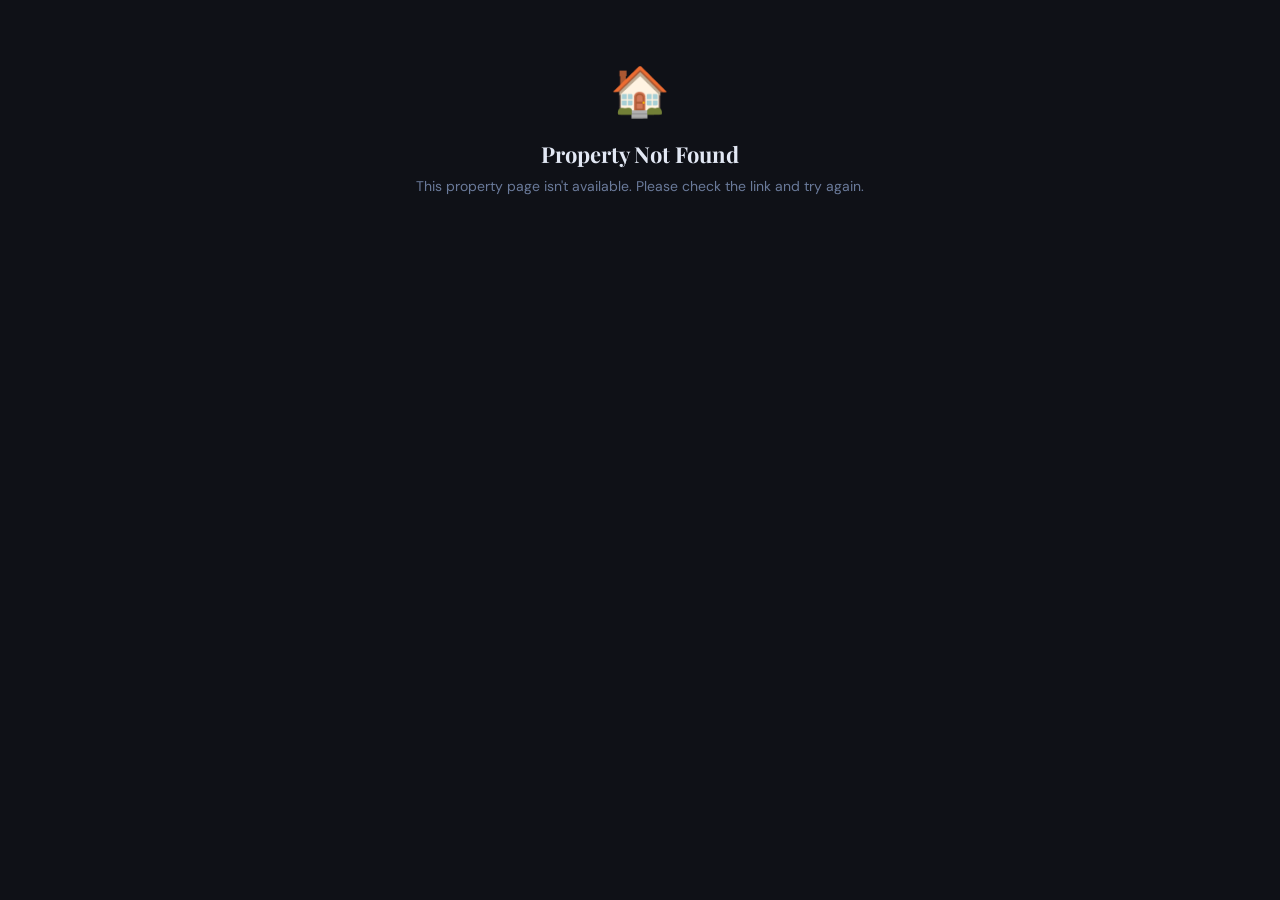
<file: stayflow-site.html>
<!DOCTYPE html>
<html lang="en">
<head>
<meta charset="UTF-8">
<meta name="viewport" content="width=device-width,initial-scale=1">
<title>Property — StayFlow™</title>
<link href="https://fonts.googleapis.com/css2?family=Playfair+Display:wght@700;900&family=DM+Sans:opsz,wght@9..40,400;9..40,500;9..40,600;9..40,700&display=swap" rel="stylesheet">
<script>
const STAYFLOW_CONFIG = {
  SUPABASE_URL: 'YOUR_SUPABASE_URL_HERE',
  SUPABASE_KEY: 'YOUR_SUPABASE_ANON_KEY_HERE',
  SUPPORT_WHATSAPP: '255700000000',
  BASE_URL: 'https://yourusername.github.io/stayflow',
  CLOUD_ENABLED: false,
};
var _supabase = null;
function getSupabase() {
  if (!_supabase && STAYFLOW_CONFIG.SUPABASE_URL !== 'YOUR_SUPABASE_URL_HERE') {
    if (window.supabase) {
      _supabase = window.supabase.createClient(STAYFLOW_CONFIG.SUPABASE_URL, STAYFLOW_CONFIG.SUPABASE_KEY);
    }
  }
  return _supabase;
}
</script>
<style>
*{margin:0;padding:0;box-sizing:border-box}
html,body{font-family:'DM Sans',sans-serif;background:#0f1117;color:#e2e8f4;min-height:100vh}
.hero{background:linear-gradient(135deg,#1a2a5c 0%,#2448a0 60%,#4f8ef7 100%);padding:48px 20px 36px;text-align:center;position:relative;overflow:hidden}
.hero::before{content:'';position:absolute;top:-40px;right:-40px;width:180px;height:180px;border-radius:50%;background:rgba(255,255,255,.07)}
.hero-logo{font-family:'Playfair Display',serif;font-size:11px;font-weight:700;color:rgba(255,255,255,.5);letter-spacing:2px;text-transform:uppercase;margin-bottom:16px}
.hero-name{font-family:'Playfair Display',serif;font-size:32px;font-weight:900;color:#fff;letter-spacing:-.5px;margin-bottom:6px}
.hero-loc{font-size:14px;color:rgba(255,255,255,.65);margin-bottom:18px}
.hero-tag{display:inline-block;background:rgba(255,255,255,.15);border-radius:20px;padding:5px 14px;font-size:12px;color:#fff;font-weight:700}
.container{max-width:640px;margin:0 auto;padding:24px 16px 80px}
.card{background:#161b24;border:1px solid rgba(148,163,184,.09);border-radius:16px;padding:18px;margin-bottom:16px}
.card-title{font-family:'Playfair Display',serif;font-size:16px;font-weight:700;margin-bottom:12px;color:#e2e8f4}
.info-row{display:flex;justify-content:space-between;padding:8px 0;border-bottom:1px solid rgba(148,163,184,.07);font-size:14px}
.info-row:last-child{border-bottom:none}
.info-l{color:#6a7a9a}.info-v{font-weight:600;text-align:right}
.room-card{background:#1c2230;border:1px solid rgba(148,163,184,.09);border-radius:12px;padding:14px;margin-bottom:10px;display:flex;justify-content:space-between;align-items:center}
.room-name{font-size:15px;font-weight:700}
.room-type{font-size:12px;color:#6a7a9a;margin-top:2px}
.room-rate{font-family:'Playfair Display',serif;font-size:18px;font-weight:700;color:#4f8ef7;text-align:right}
.room-per{font-size:11px;color:#6a7a9a;text-align:right}
.pill{display:inline-block;padding:2px 8px;border-radius:20px;font-size:10px;font-weight:700;text-transform:uppercase;margin-top:4px}
.pva{background:rgba(148,163,184,.12);color:#6a7a9a}
.poc{background:rgba(79,142,247,.14);color:#4f8ef7}
.inp{width:100%;background:#1c2230;border:1.5px solid rgba(148,163,184,.14);border-radius:11px;padding:11px 13px;font-size:14px;font-family:'DM Sans',sans-serif;color:#e2e8f4;outline:none;transition:border-color .2s;margin-top:5px}
.inp:focus{border-color:#4f8ef7}
.inp::placeholder{color:#354466}
.lbl{font-size:11px;font-weight:700;color:#6a7a9a;letter-spacing:.4px;text-transform:uppercase;display:block;margin-top:12px}
.fc{margin-top:0}.fr{display:flex;gap:9px}
.btn{width:100%;padding:14px;border-radius:13px;font-family:'DM Sans',sans-serif;font-size:15px;font-weight:700;border:none;cursor:pointer;margin-top:14px;display:flex;align-items:center;justify-content:center;gap:8px}
.bwa{background:#25D366;color:#fff}
.bp{background:#4f8ef7;color:#fff}
.welcome{font-size:14px;color:#7a8aaa;line-height:1.7;padding:4px 0}
.badge-row{display:flex;gap:8px;flex-wrap:wrap;margin-top:8px}
.badge{background:#1c2230;border:1px solid rgba(148,163,184,.12);border-radius:20px;padding:5px 12px;font-size:12px;color:#7a8aaa}
.wa-float{position:fixed;bottom:24px;right:20px;width:56px;height:56px;border-radius:50%;background:#25D366;display:flex;align-items:center;justify-content:center;font-size:24px;box-shadow:0 4px 20px rgba(37,211,102,.4);cursor:pointer;z-index:100;text-decoration:none}
.sf-footer{text-align:center;padding:24px 16px 12px;font-size:12px;color:#354466}
.sf-footer a{color:#4f8ef7;text-decoration:none;font-weight:600}
.success{background:rgba(46,201,138,.14);border:1px solid rgba(46,201,138,.3);border-radius:13px;padding:16px;text-align:center;display:none;margin-top:14px}
.success.show{display:block}
@media(min-width:640px){.hero{padding:64px 40px 48px}.hero-name{font-size:42px}}
</style>
</head>
<body>

<div id="page-loading" style="padding:60px;text-align:center;color:#6a7a9a">Loading property...</div>
<div id="page-content" style="display:none">

<div class="hero">
  <div class="hero-logo">POWERED BY STAYFLOW™</div>
  <div class="hero-name" id="prop-name">Property Name</div>
  <div class="hero-loc" id="prop-loc">📍 Location</div>
  <div class="hero-tag" id="prop-type">Guesthouse</div>
</div>

<div class="container">

  <!-- Welcome -->
  <div class="card">
    <div class="card-title">Welcome 👋</div>
    <div class="welcome" id="prop-welcome">Welcome to our property. We look forward to hosting you.</div>
    <div class="badge-row">
      <div class="badge">🕐 Check-in: <strong id="prop-ci">2:00 PM</strong></div>
      <div class="badge">🕙 Check-out: <strong id="prop-co">11:00 AM</strong></div>
    </div>
  </div>

  <!-- Rooms -->
  <div class="card">
    <div class="card-title">Available Rooms</div>
    <div id="rooms-section"><div style="color:#6a7a9a;font-size:14px">Loading rooms...</div></div>
  </div>

  <!-- About -->
  <div class="card" id="about-card" style="display:none">
    <div class="card-title">About This Property</div>
    <div id="about-rows"></div>
  </div>

  <!-- Book Now -->
  <div class="card">
    <div class="card-title">📅 Request a Booking</div>
    <div style="font-size:13px;color:#6a7a9a;margin-bottom:4px">Fill in your details and we'll confirm your booking via WhatsApp usually within a few hours.</div>
    <label class="lbl">Your Name</label>
    <input class="inp" id="inq-name" placeholder="Your full name">
    <label class="lbl">WhatsApp Number</label>
    <input class="inp" id="inq-phone" type="tel" placeholder="+255 7XX XXX XXX">
    <div class="fr" style="margin-top:0">
      <div style="flex:1"><label class="lbl">Check-in</label><input class="inp" id="inq-checkin" type="date"></div>
      <div style="flex:1"><label class="lbl">Check-out</label><input class="inp" id="inq-checkout" type="date"></div>
    </div>
    <label class="lbl">Guests</label>
    <select class="inp" id="inq-guests"><option value="1">1 guest</option><option value="2">2 guests</option><option value="3">3 guests</option><option value="4">4+ guests</option></select>
    <label class="lbl">Message (optional)</label>
    <textarea class="inp" id="inq-msg" rows="3" placeholder="Any special requests, room preference..."></textarea>
    <button class="btn bwa" onclick="submitInquiry()">📤 Send via WhatsApp</button>
    <div class="success" id="inq-success">
      <div style="font-size:24px;margin-bottom:8px">✅</div>
      <div style="font-weight:700;font-size:15px">Inquiry Sent!</div>
      <div style="font-size:13px;color:#7a8aaa;margin-top:4px">The property will contact you on WhatsApp to confirm.</div>
    </div>
  </div>

</div>

<a class="wa-float" id="wa-btn" href="#" target="_blank">💬</a>

<div class="sf-footer">
  Powered by <a href="#">StayFlow&trade;</a> &bull; Property Management for Africa
</div>

</div><!-- /page-content -->
<div id="page-error" style="display:none;padding:60px 24px;text-align:center">
  <div style="font-size:48px;margin-bottom:16px">🏠</div>
  <div style="font-family:'Playfair Display',serif;font-size:22px;font-weight:700;margin-bottom:8px">Property Not Found</div>
  <div style="font-size:14px;color:#6a7a9a">This property page isn't available. Please check the link and try again.</div>
</div>

<script>
// ── LOAD PROPERTY FROM URL PARAM ──
function getParam(name) {
  var url = new URL(window.location.href);
  return url.searchParams.get(name);
}

var propSlug = getParam('property');
var propData = null;
var ownerPhone = '';

function formatTime(t) {
  if (!t) return '—';
  var parts = t.split(':');
  var h = parseInt(parts[0]);
  var m = parts[1] || '00';
  var ampm = h >= 12 ? 'PM' : 'AM';
  h = h % 12 || 12;
  return h + ':' + m + ' ' + ampm;
}

function loadProperty() {
  if (!propSlug) { showError(); return; }

  // Try Supabase first if configured
  var sb = getSupabase();
  if (sb) {
    sb.from('properties').select('*, owners(name,phone)').or('slug.eq.' + propSlug + ',id.eq.' + propSlug).single()
      .then(function(result) {
        if (result.error || !result.data) {
          // Fall back to local storage
          loadFromLocal();
        } else {
          renderProperty(result.data, result.data.owners);
          loadRoomsCloud(result.data.id);
        }
      });
  } else {
    loadFromLocal();
  }
}

function loadFromLocal() {
  // For Tier 1 — load from localStorage of the same browser
  var prop = null;
  for (var i = 0; i < localStorage.length; i++) {
    var key = localStorage.key(i);
    if (key === 'sf_property') {
      try { prop = JSON.parse(localStorage.getItem(key)); } catch {}
    }
  }
  if (!prop) {
    // Show a demo version
    renderProperty({
      name: 'Demo Property',
      type: 'Guesthouse',
      city: 'Zanzibar, Tanzania',
      welcome_msg: 'Welcome to our property! We look forward to hosting you and making your stay unforgettable.',
      checkin_time: '14:00',
      checkout_time: '11:00',
      whatsapp: STAYFLOW_CONFIG.SUPPORT_WHATSAPP,
      id: 'demo'
    }, null);
    loadRoomsLocal();
    return;
  }
  var owner = null;
  try { owner = JSON.parse(localStorage.getItem('sf_owner')); } catch {}
  renderProperty(prop, owner);
  loadRoomsLocal();
}

function renderProperty(prop, owner) {
  propData = prop;
  ownerPhone = (prop.whatsapp || (owner ? owner.phone : '') || '').replace(/[^0-9]/g, '');
  if (ownerPhone.startsWith('0')) ownerPhone = '255' + ownerPhone.slice(1);
  document.title = (prop.name || 'Property') + ' — StayFlow™';
  setText('prop-name', prop.name || 'Our Property');
  setText('prop-loc', '📍 ' + (prop.city || 'East Africa'));
  setText('prop-type', prop.type || 'Property');
  setText('prop-welcome', prop.welcome_msg || 'Welcome to our property. We look forward to hosting you.');
  setText('prop-ci', formatTime(prop.checkin_time || '14:00'));
  setText('prop-co', formatTime(prop.checkout_time || '11:00'));
  var waBtn = document.getElementById('wa-btn');
  if (waBtn && ownerPhone) {
    var hello = 'Hello! I found your property on StayFlow™. I\'d like to inquire about availability.';
    waBtn.href = 'https://wa.me/' + ownerPhone + '?text=' + encodeURIComponent(hello);
  }
  // Set min dates
  var today = new Date().toISOString().split('T')[0];
  var ci = document.getElementById('inq-checkin');
  var co = document.getElementById('inq-checkout');
  if (ci) { ci.value = today; ci.min = today; }
  if (co) {
    var tomorrow = new Date(); tomorrow.setDate(tomorrow.getDate() + 1);
    co.value = tomorrow.toISOString().split('T')[0];
    co.min = tomorrow.toISOString().split('T')[0];
  }
  document.getElementById('page-loading').style.display = 'none';
  document.getElementById('page-content').style.display = 'block';
}

function loadRoomsLocal() {
  var rooms = [];
  for (var i = 0; i < localStorage.length; i++) {
    var key = localStorage.key(i);
    if (key && key.startsWith('sf_room_')) {
      try { rooms.push(JSON.parse(localStorage.getItem(key))); } catch {}
    }
  }
  renderRooms(rooms);
}

function loadRoomsCloud(propId) {
  var sb = getSupabase();
  if (!sb) { loadRoomsLocal(); return; }
  sb.from('rooms').select('*').eq('property_id', propId).then(function(r) {
    renderRooms(r.data || []);
  });
}

function renderRooms(rooms) {
  var el = document.getElementById('rooms-section');
  if (!el) return;
  if (!rooms || rooms.length === 0) {
    el.innerHTML = '<div style="color:#6a7a9a;font-size:14px">Room information coming soon. WhatsApp us for availability.</div>';
    return;
  }
  el.innerHTML = rooms.map(function(r) {
    var status = r.status || 'vacant';
    var available = status === 'vacant';
    return '<div class="room-card">' +
      '<div><div class="room-name">' + esc(r.name) + '</div>' +
      '<div class="room-type">' + esc(r.type || 'Room') + (r.notes ? ' · ' + esc(r.notes) : '') + '</div>' +
      '<span class="pill ' + (available ? 'pva' : 'poc') + '">' + (available ? 'Available' : 'Occupied') + '</span></div>' +
      '<div><div class="room-rate">TSh ' + parseInt(r.rate || 0).toLocaleString() + '</div>' +
      '<div class="room-per">/night</div></div></div>';
  }).join('');
}

function submitInquiry() {
  var name = document.getElementById('inq-name').value.trim();
  var phone = document.getElementById('inq-phone').value.trim();
  var checkin = document.getElementById('inq-checkin').value;
  var checkout = document.getElementById('inq-checkout').value;
  var guests = document.getElementById('inq-guests').value;
  var msg = document.getElementById('inq-msg').value.trim();
  if (!name || !phone) { alert('Please enter your name and WhatsApp number.'); return; }
  if (!checkin || !checkout) { alert('Please select your dates.'); return; }
  // Save inquiry to property owner's localStorage (if same browser)
  try {
    var inq = {
      id: 'inquiry_' + Date.now(),
      guest_name: name,
      guest_phone: phone,
      checkin_date: checkin,
      checkout_date: checkout,
      guests: guests,
      message: msg,
      status: 'new',
      created_at: new Date().toISOString()
    };
    localStorage.setItem('sf_' + inq.id, JSON.stringify(inq));
  } catch(e) {}
  // Save to cloud if available
  var sb = getSupabase();
  if (sb && propData) {
    sb.from('inquiries').insert({
      id: 'inq_' + Date.now(),
      property_id: propData.id,
      guest_name: name,
      guest_phone: phone,
      checkin_date: checkin,
      checkout_date: checkout,
      guests: parseInt(guests),
      message: msg,
      created_at: new Date().toISOString()
    });
  }
  // Send via WhatsApp to property
  var propName = propData ? propData.name : 'your property';
  var waMsg = '🏠 *Booking Inquiry — ' + propName + '*\n\n' +
    'Name: ' + name + '\n' +
    'Phone: ' + phone + '\n' +
    'Check-in: ' + checkin + '\n' +
    'Check-out: ' + checkout + '\n' +
    'Guests: ' + guests + '\n' +
    (msg ? 'Message: ' + msg + '\n' : '') +
    '\n_Sent via StayFlow™_';
  var targetPhone = ownerPhone || STAYFLOW_CONFIG.SUPPORT_WHATSAPP;
  window.open('https://wa.me/' + targetPhone + '?text=' + encodeURIComponent(waMsg), '_blank');
  // Show success
  document.getElementById('inq-success').classList.add('show');
  ['inq-name','inq-phone','inq-msg'].forEach(function(id) {
    var el = document.getElementById(id);
    if (el) el.value = '';
  });
}

function showError() {
  document.getElementById('page-loading').style.display = 'none';
  document.getElementById('page-error').style.display = 'block';
}

function setText(id, val) {
  var el = document.getElementById(id);
  if (el) el.textContent = val;
}
function esc(s) {
  return String(s || '').replace(/&/g,'&amp;').replace(/</g,'&lt;').replace(/>/g,'&gt;');
}

loadProperty();
</script>
</body>
</html>
</file>
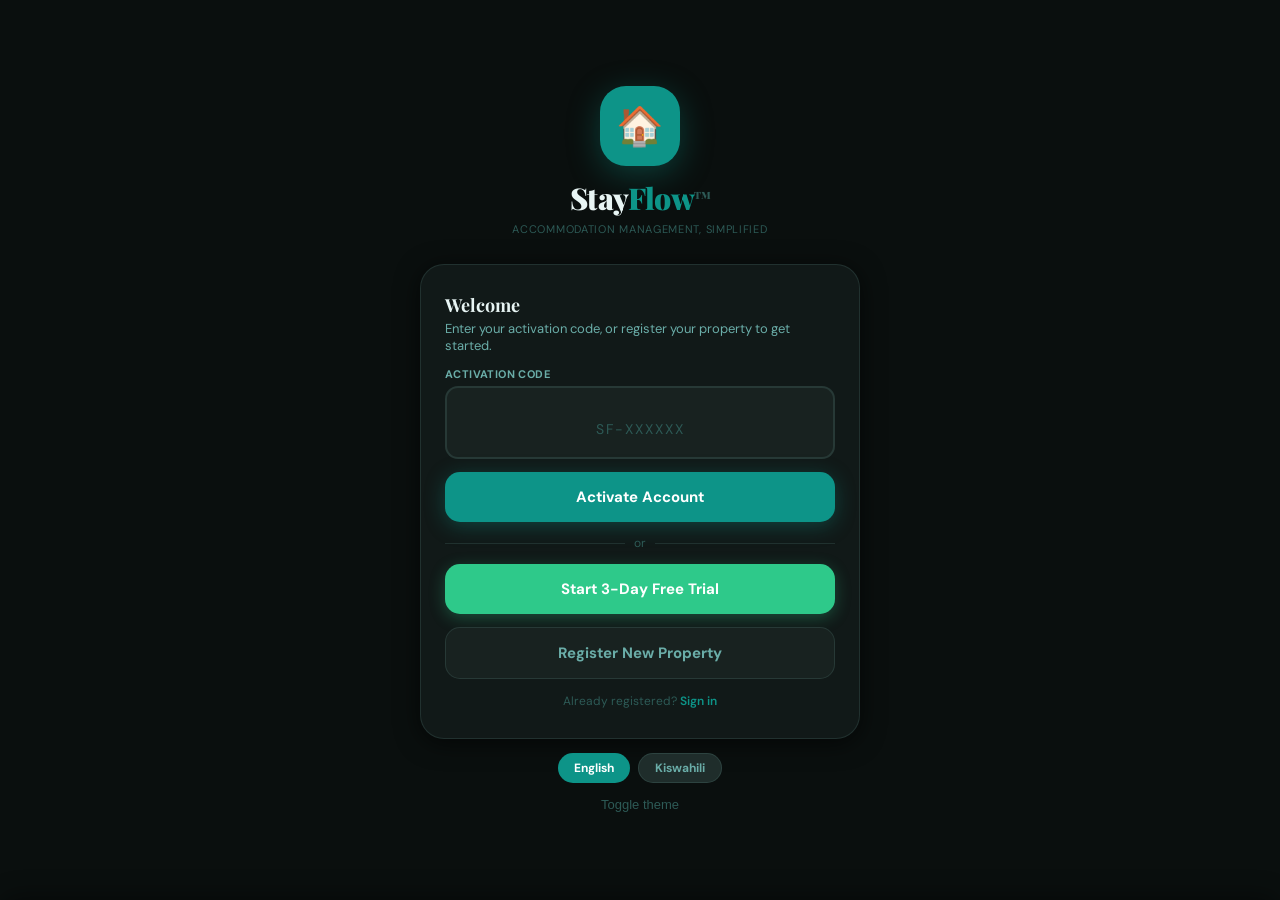
<file: stayflow-user.html>
<!DOCTYPE html>
<html lang="en" data-theme="dark">
<head>
<meta charset="UTF-8">

  <!-- PWA / Home Screen Icon -->
  <link rel="icon" type="image/svg+xml" href="icon-user.svg">
  <link rel="apple-touch-icon" href="icon-user.svg">
  
  
  
  
  
  
  
  
  
  <meta name="viewport" content="width=device-width,initial-scale=1">
<title>StayFlow</title>
<link href="https://fonts.googleapis.com/css2?family=Playfair+Display:wght@700;900&family=DM+Sans:opsz,wght@9..40,400;9..40,500;9..40,600;9..40,700&display=swap" rel="stylesheet">
<style>
:root{--t:.28s cubic-bezier(.4,0,.2,1)}
[data-theme="dark"]{
  --bg:#0a0f0e;--sf:#111918;--sf2:#182220;--sf3:#1f2d2b;
  --bd:rgba(148,219,213,.06);--bd2:rgba(148,219,213,.12);--bd3:rgba(148,219,213,.20);
  --tx:#e8f5f4;--tx2:#6aada8;--tx3:#2d5a56;
  --ac:#0d9488;--ac2:rgba(13,148,136,.13);--ac3:rgba(13,148,136,.26);
  --rd:#e84f5a;--rd2:rgba(232,79,90,.13);
  --gn:#2ec98a;--gn2:rgba(46,201,138,.13);
  --am:#d97706;--am2:rgba(217,119,6,.13);
  --sk:#38b4f0;--sk2:rgba(56,180,240,.13);
  --sh:0 1px 6px rgba(0,0,0,.5);--sh2:0 4px 24px rgba(0,0,0,.6);--shac:0 4px 20px rgba(13,148,136,.35);
}
[data-theme="light"]{
  --bg:#f0fafa;--sf:#ffffff;--sf2:#e6f7f6;--sf3:#d4f0ee;
  --bd:rgba(13,148,136,.07);--bd2:rgba(13,148,136,.14);--bd3:rgba(13,148,136,.24);
  --tx:#0a2420;--tx2:#3d7a74;--tx3:#8abdb9;
  --ac:#0d9488;--ac2:rgba(13,148,136,.1);--ac3:rgba(13,148,136,.22);
  --rd:#dc2626;--rd2:rgba(220,38,38,.1);
  --gn:#16a34a;--gn2:rgba(22,163,74,.1);
  --am:#d97706;--am2:rgba(217,119,6,.1);
  --sk:#0284c7;--sk2:rgba(2,132,199,.1);
  --sh:0 1px 4px rgba(13,148,136,.08);--sh2:0 4px 16px rgba(13,148,136,.12);--shac:0 4px 20px rgba(13,148,136,.25);
}
*{margin:0;padding:0;box-sizing:border-box;-webkit-tap-highlight-color:transparent}
html,body{height:100%;overflow:hidden}
body{font-family:'DM Sans',sans-serif;background:var(--bg);color:var(--tx);display:flex;justify-content:center;transition:background var(--t),color var(--t)}
.app{width:100%;max-width:430px;height:100vh;position:relative;overflow:hidden}
.screen{position:absolute;inset:0;display:flex;flex-direction:column;opacity:0;pointer-events:none;transition:opacity .22s ease,transform .22s ease;transform:translateX(18px);background:var(--bg)}
.screen.active{opacity:1;pointer-events:all;transform:translateX(0)}
.sb{flex:1;overflow-y:auto;-webkit-overflow-scrolling:touch;scrollbar-width:none;padding:16px 14px 90px;display:flex;flex-direction:column;gap:12px}
.sb::-webkit-scrollbar{display:none}
.tbar{background:var(--sf);border-bottom:1px solid var(--bd);padding:12px 15px;display:flex;align-items:center;justify-content:space-between;flex-shrink:0;transition:background var(--t)}
.tbL{display:flex;align-items:center;gap:9px}.tbR{display:flex;align-items:center;gap:7px}
.logo{font-family:'Playfair Display',serif;font-weight:900;font-size:17px;letter-spacing:-.3px}
.logo em{color:var(--ac);font-style:normal}
.lmark{width:26px;height:26px;background:var(--ac);border-radius:7px;display:flex;align-items:center;justify-content:center;font-size:13px;flex-shrink:0;box-shadow:var(--shac)}
.ib{width:32px;height:32px;border-radius:50%;background:var(--sf2);border:1px solid var(--bd2);display:flex;align-items:center;justify-content:center;cursor:pointer;transition:all .18s;flex-shrink:0;font-weight:700;color:var(--tx2);font-size:10px}
.ib.ic{font-size:15px}.ib:hover{background:var(--sf3)}
.bnav{position:absolute;bottom:0;left:0;right:0;background:var(--sf);border-top:1px solid var(--bd);display:flex;align-items:center;padding:7px 0 calc(7px + env(safe-area-inset-bottom));z-index:50;transition:background var(--t)}
.ni{flex:1;display:flex;flex-direction:column;align-items:center;gap:3px;cursor:pointer;padding:4px 0}
.ni .ico{font-size:20px;opacity:.2;transition:all .2s;transform:scale(.88)}
.ni .nl{font-size:9px;font-weight:700;color:var(--tx3);transition:color .2s;letter-spacing:.3px;text-transform:uppercase}
.ni.on .ico{opacity:1;transform:scale(1)}.ni.on .nl{color:var(--ac)}
.nadd{width:46px;height:46px;border-radius:50%;background:var(--ac);color:#fff;display:flex;align-items:center;justify-content:center;font-size:24px;font-weight:300;box-shadow:var(--shac);cursor:pointer;margin-top:-16px;transition:transform .2s;flex-shrink:0}
.nadd:hover{transform:scale(1.08)}
.inp{width:100%;background:var(--sf2);border:1.5px solid var(--bd2);border-radius:12px;padding:12px 14px;font-size:14px;font-family:'DM Sans',sans-serif;color:var(--tx);outline:none;transition:border-color .2s,background var(--t)}
.inp:focus{border-color:var(--ac)}.inp::placeholder{color:var(--tx3)}
.sel{appearance:none}.ta{resize:none;font-family:'DM Sans',sans-serif}
.fc{display:flex;flex-direction:column;gap:5px}.fr{display:flex;gap:9px}.fr .fc{flex:1}
.lbl{font-size:11px;font-weight:700;color:var(--tx2);letter-spacing:.4px;text-transform:uppercase}
.btn{width:100%;padding:13px;border-radius:13px;font-family:'DM Sans',sans-serif;font-size:14px;font-weight:700;border:none;cursor:pointer;transition:all .18s;display:flex;align-items:center;justify-content:center;gap:7px}
.btn:active{transform:scale(.97)}
.bp{background:var(--ac);color:#fff;box-shadow:var(--shac)}.bp:hover{filter:brightness(1.08)}
.bwa{background:#25D366;color:#fff}
.bg2{background:var(--sf2);color:var(--tx2);border:1.5px solid var(--bd2)}
.bgn{background:var(--gn);color:#fff;box-shadow:0 4px 16px rgba(46,201,138,.3)}
.br{background:var(--rd2);color:var(--rd);border:1px solid var(--rd)}
.bsm{padding:7px 13px;border-radius:10px;font-family:'DM Sans',sans-serif;font-size:12px;font-weight:700;border:none;cursor:pointer;transition:all .18s}
.card{background:var(--sf);border:1px solid var(--bd);border-radius:18px;box-shadow:var(--sh);transition:background var(--t);overflow:hidden}
.crow{display:flex;align-items:center;gap:11px;padding:12px 14px;border-bottom:1px solid var(--bd);cursor:pointer;transition:background .14s}
.crow:last-child{border-bottom:none}.crow:hover{background:var(--sf2)}
.g2{display:grid;grid-template-columns:1fr 1fr;gap:9px}
.g3{display:grid;grid-template-columns:1fr 1fr 1fr;gap:9px}
.sc{background:var(--sf);border:1px solid var(--bd);border-radius:16px;padding:13px 12px;display:flex;flex-direction:column;gap:5px;box-shadow:var(--sh);transition:background var(--t),transform .15s;cursor:pointer}
.sc:hover{transform:translateY(-2px)}
.sico{font-size:19px}.sval{font-family:'Playfair Display',serif;font-size:22px;font-weight:700;letter-spacing:-.3px}.slb{font-size:11px;color:var(--tx2)}
.rev-c{border-radius:18px;padding:18px 17px;background:linear-gradient(135deg,#042f2e 0%,#0f766e 55%,#0d9488 100%);position:relative;overflow:hidden;box-shadow:0 8px 32px rgba(79,142,247,.35)}
[data-theme="light"] .rev-c{background:linear-gradient(135deg,#042f2e 0%,#0f766e 55%,#0d9488 100%)}
.rev-c::before{content:'';position:absolute;top:-30px;right:-30px;width:110px;height:110px;border-radius:50%;background:rgba(255,255,255,.08)}
.rl{font-size:10px;font-weight:700;color:rgba(255,255,255,.6);text-transform:uppercase;letter-spacing:.7px}
.rv{font-family:'Playfair Display',serif;font-size:28px;font-weight:900;color:#fff;letter-spacing:-.8px;margin:4px 0 2px}
.rs{font-size:12px;color:rgba(255,255,255,.55)}
.rb{display:inline-flex;align-items:center;gap:4px;background:rgba(255,255,255,.15);border-radius:20px;padding:4px 11px;font-size:11px;font-weight:700;color:#fff;margin-top:9px}
.pill{display:inline-block;padding:2px 8px;border-radius:20px;font-size:9.5px;font-weight:700;letter-spacing:.3px;text-transform:uppercase;margin-top:3px}
.poc{background:var(--ac2);color:var(--ac)}.pva{background:var(--sf3);color:var(--tx3)}.pmx{background:var(--am2);color:var(--am)}.prv{background:var(--sk2);color:var(--sk)}
.rnum{width:40px;height:40px;border-radius:11px;display:flex;align-items:center;justify-content:center;font-family:'Playfair Display',serif;font-size:14px;font-weight:700;flex-shrink:0}
.roc{background:var(--ac2);color:var(--ac)}.rva{background:var(--sf3);color:var(--tx3)}.rmx{background:var(--am2);color:var(--am)}.rrv{background:var(--sk2);color:var(--sk)}
.feed{background:var(--sf);border:1px solid var(--bd);border-radius:16px;padding:3px 13px;box-shadow:var(--sh);transition:background var(--t)}
.fi{display:flex;align-items:flex-start;gap:10px;padding:11px 0;border-bottom:1px solid var(--bd)}.fi:last-child{border-bottom:none}
.fd{width:7px;height:7px;border-radius:50%;margin-top:5px;flex-shrink:0}
.dp{background:var(--ac)}.dr{background:var(--rd)}.dg{background:var(--gn)}.da{background:var(--am)}.ds{background:var(--sk)}
.ft{flex:1;font-size:13px;line-height:1.5;color:var(--tx2)}.ft strong{color:var(--tx);font-weight:600}.ftm{font-size:11px;color:var(--tx3);margin-top:2px}
.sth{font-family:'Playfair Display',serif;font-weight:700;font-size:14px;display:flex;align-items:center;justify-content:space-between}
.sth a{font-family:'DM Sans',sans-serif;font-size:12px;font-weight:700;color:var(--ac);cursor:pointer}
.ibox{background:var(--sf2);border-radius:13px;padding:3px 13px;transition:background var(--t)}
.dr2{display:flex;justify-content:space-between;align-items:center;padding:9px 0;border-bottom:1px solid var(--bd)}.dr2:last-child{border-bottom:none}
.dl{font-size:13px;color:var(--tx2)}.dv{font-size:13px;font-weight:600;text-align:right}
.chips{display:flex;gap:6px;overflow-x:auto;scrollbar-width:none;padding-bottom:2px}.chips::-webkit-scrollbar{display:none}
.chip{flex-shrink:0;padding:6px 13px;border-radius:20px;font-size:11.5px;font-weight:700;cursor:pointer;background:var(--sf2);color:var(--tx2);border:1px solid var(--bd2);transition:all .14s}
.chip.on{background:var(--ac);color:#fff;border-color:transparent}
.togrow{display:flex;align-items:center;justify-content:space-between;padding:12px 0;border-bottom:1px solid var(--bd)}.togrow:last-child{border-bottom:none}
.tog{width:44px;height:25px;border-radius:13px;background:var(--sf3);border:none;cursor:pointer;position:relative;transition:background .28s;flex-shrink:0}
.tog.on{background:var(--ac)}.tog::after{content:'';position:absolute;top:3px;left:3px;width:19px;height:19px;border-radius:50%;background:#fff;transition:transform .28s;box-shadow:0 1px 3px rgba(0,0,0,.3)}.tog.on::after{transform:translateX(19px)}
.mov{position:fixed;inset:0;background:rgba(0,0,0,.65);z-index:200;display:none;align-items:flex-end;justify-content:center;backdrop-filter:blur(6px)}
.mov.open{display:flex}
.msh{width:100%;max-width:430px;background:var(--sf);border-radius:22px 22px 0 0;padding:18px 16px calc(40px + env(safe-area-inset-bottom));display:flex;flex-direction:column;gap:13px;animation:su .28s cubic-bezier(.34,1.2,.64,1);max-height:92vh;overflow-y:auto;transition:background var(--t)}
.msh::-webkit-scrollbar{display:none}
.mhd{width:34px;height:3px;border-radius:2px;background:var(--bd3);margin:0 auto 5px;flex-shrink:0}
.mtit{font-family:'Playfair Display',serif;font-size:17px;font-weight:700}
.msub{font-size:13px;color:var(--tx2);line-height:1.5}
.abox{background:var(--ac2);border:1px solid var(--ac3);border-radius:12px;padding:11px 13px;font-size:13px;color:var(--tx2)}
.gbox{background:var(--gn2);border:1px solid rgba(46,201,138,.25);border-radius:12px;padding:11px 13px;font-size:13px;color:var(--tx2)}
.rbox{background:var(--rd2);border:1px solid rgba(232,79,90,.2);border-radius:12px;padding:11px 13px;font-size:13px;color:var(--tx2)}
.ambox{background:var(--am2);border:1px solid rgba(216,144,40,.2);border-radius:12px;padding:11px 13px;font-size:13px;color:var(--tx2)}
.note{font-size:12px;color:var(--tx3);text-align:center;line-height:1.5}
.lnk{color:var(--ac);cursor:pointer;font-weight:600}
.empty{text-align:center;padding:32px 20px;color:var(--tx3);font-size:14px;line-height:1.7}
.bar-chart{display:flex;align-items:flex-end;gap:5px;height:72px;padding-top:8px}
.bw{flex:1;display:flex;flex-direction:column;align-items:center;gap:4px}
.bar{width:100%;border-radius:4px 4px 0 0;background:var(--ac2)}.bar.on{background:var(--ac)}.blbl{font-size:10px;color:var(--tx3);font-weight:600}
.inv-b{background:var(--sf2);border:1px solid var(--bd2);border-radius:14px;padding:15px;display:flex;flex-direction:column;gap:8px}
.inv-h{display:flex;justify-content:space-between;padding-bottom:10px;border-bottom:1px solid var(--bd2)}
.inv-row{display:flex;justify-content:space-between;padding:5px 0;border-bottom:1px solid var(--bd);font-size:13px}.inv-row:last-of-type{border-bottom:none}
.inv-tot{display:flex;justify-content:space-between;padding:9px 0 0;border-top:1px solid var(--bd2);font-family:'Playfair Display',serif;font-size:15px;font-weight:700}
.paid-tag{display:inline-flex;align-items:center;gap:4px;background:var(--gn2);border:1px solid var(--gn);border-radius:8px;padding:3px 9px;font-size:11px;font-weight:700;color:var(--gn)}
.tier-badge{display:inline-block;padding:3px 10px;border-radius:20px;font-size:10px;font-weight:700;text-transform:uppercase}
.tb1{background:var(--sf3);color:var(--tx2)}.tb2{background:var(--gn2);color:var(--gn)}.tb3{background:var(--am2);color:var(--am)}
.trial-bar{background:var(--gn2);border:1px solid rgba(46,201,138,.3);border-radius:12px;padding:10px 14px;display:flex;align-items:center;justify-content:space-between}
.qa{display:grid;grid-template-columns:1fr 1fr;gap:9px}
.qc{background:var(--sf);border:1px solid var(--bd);border-radius:16px;padding:13px 12px;display:flex;flex-direction:column;gap:7px;cursor:pointer;box-shadow:var(--sh);transition:all .18s}
.qc:hover{transform:translateY(-2px)}.qc:active{transform:scale(.97)}
.qico{width:34px;height:34px;border-radius:10px;display:flex;align-items:center;justify-content:center;font-size:17px}
#s-splash{justify-content:center;align-items:center;padding:36px 22px}
.sp-mark{width:68px;height:68px;border-radius:22px;background:var(--ac);display:flex;align-items:center;justify-content:center;font-size:32px;box-shadow:0 8px 32px rgba(13,148,136,.35)}
.sp-card{width:100%;background:var(--sf);border-radius:20px;border:1px solid var(--bd2);padding:22px 18px;display:flex;flex-direction:column;gap:13px;box-shadow:var(--sh2);margin-top:28px;transition:background var(--t)}
.code-inp{width:100%;background:var(--sf2);border:2px solid var(--bd2);border-radius:13px;padding:14px;font-size:24px;font-family:'Playfair Display',serif;font-weight:700;color:var(--ac);text-align:center;letter-spacing:5px;outline:none;text-transform:uppercase;transition:border-color .2s}
.code-inp:focus{border-color:var(--ac)}.code-inp::placeholder{color:var(--tx3);font-size:14px;letter-spacing:2px;font-family:'DM Sans',sans-serif;font-weight:400}
.divr{display:flex;align-items:center;gap:9px}.divr::before,.divr::after{content:'';flex:1;height:1px;background:var(--bd2)}.divr span{font-size:12px;color:var(--tx3)}

/* ====================================================
   RESPONSIVE LAYOUT - Phone, Tablet, Laptop, Desktop
   ==================================================== */

/* BASE: Mobile first - current layout stays as-is */
.app{width:100%;max-width:430px;height:100vh;position:relative;overflow:hidden}

/* ── TABLET (768px+) ── */
@media(min-width:768px){
  body{align-items:flex-start;padding:20px}
  .app{max-width:680px;height:calc(100vh - 40px);border-radius:24px;box-shadow:0 20px 60px rgba(0,0,0,.35);overflow:hidden}
  .sb{padding:20px 20px 100px;gap:16px}
  .tbar{padding:14px 20px}
  .bnav{padding:10px 0 calc(10px + env(safe-area-inset-bottom))}
  .ni .ico{font-size:22px}
  .ni .nl{font-size:10px}
  .nadd{width:52px;height:52px;font-size:26px}
  .card{border-radius:20px}
  .msh{border-radius:28px 28px 0 0;padding:22px 20px calc(48px + env(safe-area-inset-bottom))}
  .rv{font-size:32px}
  .sval{font-size:26px}
  .btn{padding:15px;font-size:15px;border-radius:15px}
  .inp{padding:13px 16px;font-size:15px}
  .g2{gap:12px}.g3{gap:12px}.g4{gap:12px}
  .sc{padding:16px 14px;border-radius:18px}
  .qc{padding:16px 14px}
  .crow{padding:14px 18px}
  #s-splash{padding:48px 32px}
  .sp-card{padding:28px 24px;border-radius:24px}
  .sp-mark{width:80px;height:80px;border-radius:26px;font-size:38px}
  .code-inp{font-size:28px;padding:16px}
}

/* ── LAPTOP / DESKTOP (1024px+) ── */
@media(min-width:1024px){
  body{padding:0;align-items:stretch;justify-content:flex-start}
  .app{max-width:100%;width:100%;height:100vh;border-radius:0;box-shadow:none;display:flex;flex-direction:row}

  /* Sidebar navigation */
  .bnav{
    position:relative;
    width:220px;
    height:100vh;
    flex-direction:column;
    justify-content:flex-start;
    align-items:stretch;
    padding:24px 12px;
    border-top:none;
    border-right:1px solid var(--bd);
    gap:4px;
    flex-shrink:0;
    overflow-y:auto;
  }
  .ni{
    flex:none;
    flex-direction:row;
    justify-content:flex-start;
    align-items:center;
    gap:12px;
    padding:11px 14px;
    border-radius:12px;
    transition:background .16s;
  }
  .ni:hover{background:var(--sf2)}
  .ni.on{background:var(--ac2)}
  .ni .ico{font-size:20px;opacity:.7;transform:none}
  .ni.on .ico{opacity:1}
  .ni .nl{font-size:13px;font-weight:600;color:var(--tx2);letter-spacing:0;text-transform:none}
  .ni.on .nl{color:var(--ac);font-weight:700}
  .nadd{display:none}

  /* Sidebar brand header */
  .bnav::before{
    content:'StayFlow';
    display:block;
    font-family:'Playfair Display',serif;
    font-weight:900;
    font-size:20px;
    color:var(--ac);
    padding:4px 14px 20px;
    border-bottom:1px solid var(--bd);
    margin-bottom:12px;
    letter-spacing:-.3px;
  }

  /* Main content area */
  .screen{
    position:relative;
    flex:1;
    display:flex;
    flex-direction:column;
    opacity:1;
    pointer-events:all;
    transform:none;
    height:100vh;
    overflow:hidden;
  }
  .screen:not(.active){display:none}

  /* Top bar adjustments */
  .tbar{padding:16px 28px}
  .sb{padding:24px 28px 40px;gap:18px;max-width:900px}
  
  /* Wider grids on desktop */
  .g2{grid-template-columns:1fr 1fr 1fr 1fr}
  .g3{grid-template-columns:repeat(6,1fr)}
  .g4{grid-template-columns:1fr 1fr 1fr 1fr}
  .qa{grid-template-columns:1fr 1fr 1fr 1fr}

  /* Cards */
  .card{border-radius:16px}
  .msh{max-width:520px;left:50%;transform:translateX(-50%);border-radius:20px 20px 0 0}
  .mov{justify-content:center;align-items:center}
  .msh{border-radius:20px;margin-bottom:0;animation:none;max-height:85vh}
  
  /* Splash/login centered */
  #s-splash,#s-login{
    justify-content:center;
    align-items:center;
    padding:40px 60px;
  }
  .sp-card{max-width:440px}
  
  .rv{font-size:36px}
  .sval{font-size:28px}
  .btn{font-size:15px}
}

/* ── LARGE DESKTOP (1400px+) ── */
@media(min-width:1400px){
  .bnav{width:260px}
  .sb{max-width:1100px;padding:28px 40px 40px}
  .g2{grid-template-columns:repeat(4,1fr)}
  .g3{grid-template-columns:repeat(6,1fr)}
  .qa{grid-template-columns:repeat(4,1fr)}
  .tbar{padding:18px 40px}
  .rv{font-size:40px}
}

/* ── FIX: screens off-screen on desktop (remove absolute positioning) ── */
@media(min-width:1024px){
  .screen{transform:none !important;opacity:1 !important}
  .screen:not(.active){display:none !important;opacity:0 !important}
}

@keyframes su{from{transform:translateY(100%)}to{transform:translateY(0)}}

/* ── PIN SCREEN ──────────────────────────────────────────────── */
#s-pin{justify-content:center;align-items:center;padding:40px 24px;background:var(--bg);}
.pin-display{display:flex;gap:14px;justify-content:center;margin:28px 0 32px;}
.pin-dot{width:16px;height:16px;border-radius:50%;background:var(--bd3);transition:background .15s;}
.pin-dot.filled{background:var(--ac);}
.pin-pad{display:grid;grid-template-columns:repeat(3,1fr);gap:12px;max-width:280px;margin:0 auto;width:100%;}
.pin-key{height:68px;border-radius:18px;background:var(--sf);border:1.5px solid var(--bd2);
  font-family:'Playfair Display',serif;font-size:24px;font-weight:700;color:var(--tx);
  cursor:pointer;display:flex;align-items:center;justify-content:center;
  transition:all .12s;box-shadow:var(--sh);-webkit-tap-highlight-color:transparent;}
.pin-key:active,.pin-key:focus{transform:scale(.93);background:var(--ac);color:#fff;border-color:var(--ac);outline:none;}
.pin-key.del{font-family:'DM Sans',sans-serif;font-size:18px;font-weight:600;color:var(--tx2);}
.pin-key.empty{background:transparent;border:none;box-shadow:none;cursor:default;}
.pin-error{font-size:13px;color:var(--rd);text-align:center;margin-top:12px;min-height:20px;font-weight:600;}
.pin-forgot{font-size:12px;color:var(--ac);cursor:pointer;text-align:center;margin-top:18px;font-weight:600;}
.pin-logo-area{text-align:center;margin-bottom:4px;}
</style>

  <!-- PWA -->
  <link rel="manifest" href="[data-uri]">
  <meta name="mobile-web-app-capable" content="yes">
  <meta name="apple-mobile-web-app-capable" content="yes">
  <meta name="apple-mobile-web-app-status-bar-style" content="black-translucent">
  <meta name="apple-mobile-web-app-title" content="StayFlow">
  <meta name="application-name" content="StayFlow">
  <meta name="theme-color" content="#0d9488">
  <style>
  #pwa-banner{position:fixed;bottom:0;left:0;right:0;z-index:9999;background:#2448a0;
    padding:14px 16px calc(14px + env(safe-area-inset-bottom));
    display:flex;align-items:center;gap:13px;
    box-shadow:0 -4px 24px rgba(0,0,0,.4);border-radius:18px 18px 0 0;
    transform:translateY(100%);transition:transform .35s cubic-bezier(.34,1.2,.64,1);}
  #pwa-banner-icon{width:44px;height:44px;border-radius:12px;background:rgba(255,255,255,.15);
    display:flex;align-items:center;justify-content:center;flex-shrink:0;font-family:'Playfair Display',serif;font-size:18px;font-weight:700;color:#fff;}
  #pwa-banner-title{font-size:14px;font-weight:700;color:#fff;}
  #pwa-banner-sub{font-size:12px;color:rgba(255,255,255,.7);margin-top:2px;}
  #pwa-install-btn{background:#fff;color:#2448a0;border:none;border-radius:10px;
    padding:9px 16px;font-size:13px;font-weight:700;cursor:pointer;white-space:nowrap;flex-shrink:0;}
  #pwa-dismiss-btn{background:none;border:none;color:rgba(255,255,255,.5);font-size:22px;cursor:pointer;padding:4px;flex-shrink:0;}
  </style>
  <div id="pwa-banner">
    <div id="pwa-banner-icon">SF</div>
    <div style="flex:1"><div id="pwa-banner-title">StayFlow</div><div id="pwa-banner-sub">Install app &mdash; works offline</div></div>
    <button id="pwa-install-btn">Install</button>
    <button id="pwa-dismiss-btn">&times;</button>
  </div>
  <script>
  // ── PWA INSTALL ────────────────────────────────────────────
  (function(){
    // Register service worker via blob (works on GitHub Pages)
    if('serviceWorker' in navigator){
      var sw=`
self.addEventListener('install',e=>self.skipWaiting());
self.addEventListener('activate',e=>e.waitUntil(clients.claim()));
self.addEventListener('fetch',e=>{
  if(e.request.method!=='GET')return;
  e.respondWith(caches.open('sf-v2').then(c=>c.match(e.request).then(r=>r||fetch(e.request).then(nr=>{
    if(nr.status===200)c.put(e.request,nr.clone());return nr;
  }))));
});`;
      try{
        var blob=new Blob([sw],{type:'application/javascript'});
        navigator.serviceWorker.register(URL.createObjectURL(blob),{scope:'./'});
      }catch(e){}
    }

    // Install banner
    var deferredPrompt=null;
    var banner=document.getElementById('pwa-banner');
    var dismissed=localStorage.getItem('pwa_dismissed_user');

    if(!dismissed && !window.matchMedia('(display-mode: standalone)').matches){
      // iOS hint
      if(/iphone|ipad|ipod/i.test(navigator.userAgent)){
        setTimeout(function(){
          var b=document.createElement('div');
          b.style.cssText='position:fixed;bottom:0;left:0;right:0;background:#2448a0;color:#fff;padding:16px;text-align:center;font-size:13px;line-height:1.6;z-index:9999;border-radius:18px 18px 0 0;box-shadow:0 -4px 20px rgba(0,0,0,.3)';
          b.innerHTML='To install: tap <strong>Share &#x2197;</strong> then <strong>Add to Home Screen</strong><br><span onclick="this.parentNode.remove();localStorage.setItem(\'pwa_dismissed_user\',1)" style="font-size:12px;opacity:.7;cursor:pointer;display:block;margin-top:8px">Dismiss</span>';
          document.body.appendChild(b);
        },1500);
      }
    }

    window.addEventListener('beforeinstallprompt',function(e){
      e.preventDefault();
      deferredPrompt=e;
      if(!dismissed&&!window.matchMedia('(display-mode: standalone)').matches){
        setTimeout(function(){if(banner)banner.style.transform='translateY(0)'},1200);
      }
    });

    if(banner){
      banner.querySelector('#pwa-install-btn').addEventListener('click',function(){
        banner.style.transform='translateY(100%)';
        if(deferredPrompt){deferredPrompt.prompt();deferredPrompt.userChoice.then(function(){deferredPrompt=null;});}
        localStorage.setItem('pwa_dismissed_user',1);
      });
      banner.querySelector('#pwa-dismiss-btn').addEventListener('click',function(){
        banner.style.transform='translateY(100%)';
        localStorage.setItem('pwa_dismissed_user',1);
      });
    }
  })();
</script>
  <!-- /PWA -->
</head>
<body>
<div class="app">

<!-- SPLASH -->

<!-- PIN SCREEN -->
<div id="s-pin" class="screen">
  <div class="pin-logo-area">
    <div style="font-family:'Playfair Display',serif;font-size:22px;font-weight:900;letter-spacing:-.3px;text-align:center">Stay<span style="color:var(--ac)">Flow</span><sup style="font-size:10px;color:var(--tx3)">TM</sup></div>
  </div>
  <div style="text-align:center">
    <div id="pin-title" style="font-family:'Playfair Display',serif;font-size:20px;font-weight:700;margin-top:8px">Enter your PIN</div>
    <div class="pin-subtitle" id="pin-sub">Your 4-digit security PIN</div>
  </div>
  <div class="pin-display">
    <div class="pin-dot" id="pd0"></div>
    <div class="pin-dot" id="pd1"></div>
    <div class="pin-dot" id="pd2"></div>
    <div class="pin-dot" id="pd3"></div>
  </div>
  <div class="pin-pad">
    <div class="pin-key" onclick="pinKey('1')">1</div>
    <div class="pin-key" onclick="pinKey('2')">2</div>
    <div class="pin-key" onclick="pinKey('3')">3</div>
    <div class="pin-key" onclick="pinKey('4')">4</div>
    <div class="pin-key" onclick="pinKey('5')">5</div>
    <div class="pin-key" onclick="pinKey('6')">6</div>
    <div class="pin-key" onclick="pinKey('7')">7</div>
    <div class="pin-key" onclick="pinKey('8')">8</div>
    <div class="pin-key" onclick="pinKey('9')">9</div>
    <div class="pin-key empty"></div>
    <div class="pin-key" onclick="pinKey('0')">0</div>
    <div class="pin-key del" onclick="pinDel()">&#9003;</div>
  </div>
  <div class="pin-error" id="pin-error"></div>
  <div class="pin-forgot" onclick="pinForgot()">Forgot PIN? Contact StayFlow</div>
</div>

<div id="s-splash" class="screen active">
  <div style="display:flex;flex-direction:column;align-items:center">
    <div class="sp-mark">&#127968;</div>
    <div style="font-family:'Playfair Display',serif;font-size:30px;font-weight:900;letter-spacing:-.6px;margin-top:12px">Stay<em style="color:var(--ac);font-style:normal">Flow</em><sup style="font-size:10px;color:var(--tx3)">TM</sup></div>
    <div style="font-size:11px;color:var(--tx3);letter-spacing:.7px;text-transform:uppercase;margin-top:4px">Accommodation Management, Simplified</div>
  </div>
  <div class="sp-card">
    <div>
      <div style="font-family:'Playfair Display',serif;font-size:18px;font-weight:700">Welcome</div>
      <div style="font-size:13px;color:var(--tx2);margin-top:3px">Enter your activation code, or register your property to get started.</div>
    </div>
    <div class="fc"><div class="lbl">Activation Code</div><input class="code-inp" id="codeInput" maxlength="9" placeholder="SF-XXXXXX"></div>
    <button class="btn bp" onclick="activateCode()">Activate Account</button>
    <div class="divr"><span>or</span></div>
    <button class="btn bgn" onclick="go('s-trial')">Start 3-Day Free Trial</button>
    <button class="btn bg2" onclick="go('s-reg')">Register New Property</button>
    <div class="note">Already registered? <span class="lnk" onclick="go('s-dash')">Sign in</span></div>
  </div>
  <div style="display:flex;justify-content:center;gap:8px;margin-top:14px">
    <button onclick="setLang('en')" id="lb-en" style="padding:6px 16px;border-radius:20px;background:var(--ac);color:#fff;border:none;font-weight:700;font-size:12px;cursor:pointer;font-family:'DM Sans',sans-serif">English</button>
    <button onclick="setLang('sw')" id="lb-sw" style="padding:6px 16px;border-radius:20px;background:var(--sf3);color:var(--tx2);border:1px solid var(--bd2);font-weight:700;font-size:12px;cursor:pointer;font-family:'DM Sans',sans-serif">Kiswahili</button>
  </div>
  <div style="text-align:center;margin-top:10px"><button onclick="toggleTheme()" style="background:none;border:none;color:var(--tx3);cursor:pointer;font-size:13px">Toggle theme</button></div>
</div>

<!-- TRIAL -->
<div id="s-trial" class="screen">
  <div style="background:var(--sf);border-bottom:1px solid var(--bd);padding:44px 16px 17px;transition:background var(--t)">
    <div style="display:flex;align-items:center;gap:9px;margin-bottom:13px"><div class="ib ic" onclick="go('s-splash')">&#8592;</div><div class="logo">Stay<em>Flow</em><sup style="font-size:8px;color:var(--tx3)">&trade;</sup></div></div>
    <div style="font-family:'Playfair Display',serif;font-size:19px;font-weight:700">3-Day Free Trial</div>
    <div style="font-size:13px;color:var(--tx2);margin-top:4px;line-height:1.5">Full Tier 1 features. No payment needed.</div>
  </div>
  <div class="sb" style="padding-bottom:30px">
    <div class="gbox">
      <div style="font-weight:700;color:var(--gn);margin-bottom:6px">What you get free for 3 days:</div>
      <div style="font-size:13px;line-height:1.9">
        All rooms, bookings, check-ins and check-outs<br>
        Guest WhatsApp receipts and confirmations<br>
        Daily reports sent to your WhatsApp<br>
        Expense and inventory tracking<br>
        Maintenance logging<br>
        Your free public property website<br>
        Data saved on this phone (Tier 1)
      </div>
    </div>
    <div class="fc"><div class="lbl">Your Name</div><input class="inp" id="trial-name" placeholder="e.g. Amina Rashid"></div>
    <div class="fc"><div class="lbl">WhatsApp Phone</div><input class="inp" id="trial-phone" type="tel" placeholder="+255 7XX XXX XXX"></div>
    <div class="fc"><div class="lbl">Property Name</div><input class="inp" id="trial-prop" placeholder="e.g. Amina Lodge"></div>
    <div class="fr">
      <div class="fc"><div class="lbl">City</div><input class="inp" id="trial-city" placeholder="e.g. Zanzibar"></div>
      <div class="fc" style="max-width:80px"><div class="lbl">Rooms</div><input class="inp" id="trial-rooms" type="number" placeholder="10"></div>
    </div>
    <div class="fc"><div class="lbl">Your Currency</div>
      <select class="inp sel" id="trial-currency">
        <option value="TZS">TZS - Tanzanian Shilling</option>
        <option value="KES">KES - Kenyan Shilling</option>
        <option value="UGX">UGX - Ugandan Shilling</option>
        <option value="RWF">RWF - Rwandan Franc</option>
        <option value="ETB">ETB - Ethiopian Birr</option>
        <option value="BIF">BIF - Burundian Franc</option>
        <option value="SSP">SSP - South Sudanese Pound</option>
        <option value="SOS">SOS - Somali Shilling</option>
        <option value="DJF">DJF - Djiboutian Franc</option>
        <option value="ERN">ERN - Eritrean Nakfa</option>
        <option value="KMF">KMF - Comorian Franc</option>
        <option value="SCR">SCR - Seychellois Rupee</option>
        <option value="MUR">MUR - Mauritian Rupee</option>
        <option value="MGA">MGA - Malagasy Ariary</option>
        <option value="MZN">MZN - Mozambican Metical</option>
        <option value="MWK">MWK - Malawian Kwacha</option>
        <option value="ZMW">ZMW - Zambian Kwacha</option>
        <option value="ZWL">ZWL - Zimbabwean Dollar</option>
        <option value="NGN">NGN - Nigerian Naira</option>
        <option value="GHS">GHS - Ghanaian Cedi</option>
        <option value="XOF">XOF - West African CFA Franc</option>
        <option value="GNF">GNF - Guinean Franc</option>
        <option value="SLL">SLL - Sierra Leonean Leone</option>
        <option value="LRD">LRD - Liberian Dollar</option>
        <option value="GMD">GMD - Gambian Dalasi</option>
        <option value="CVE">CVE - Cape Verdean Escudo</option>
        <option value="STN">STN - Sao Tome Dobra</option>
        <option value="EGP">EGP - Egyptian Pound</option>
        <option value="MAD">MAD - Moroccan Dirham</option>
        <option value="DZD">DZD - Algerian Dinar</option>
        <option value="TND">TND - Tunisian Dinar</option>
        <option value="LYD">LYD - Libyan Dinar</option>
        <option value="SDG">SDG - Sudanese Pound</option>
        <option value="XAF">XAF - Central African CFA Franc</option>
        <option value="CDF">CDF - Congolese Franc</option>
        <option value="ZAR">ZAR - South African Rand</option>
        <option value="BWP">BWP - Botswana Pula</option>
        <option value="NAD">NAD - Namibian Dollar</option>
        <option value="LSL">LSL - LSL</option>
        <option value="SZL">SZL - SZL</option>
        <option value="AOA">AOA - Angolan Kwanza</option>
      </select>
      <div style="font-size:12px;color:var(--tx2);margin-top:5px">All amounts in the app will display in your selected currency.</div>
    </div>
    <!-- SUPPORT OPTION TRIAL -->
    <div style="background:var(--gn2);border:1.5px solid rgba(46,201,138,.3);border-radius:16px;overflow:hidden">
      <div style="background:rgba(46,201,138,.08);padding:12px 14px;border-bottom:1px solid rgba(46,201,138,.2)">
        <div style="font-size:13px;font-weight:700;color:var(--gn)">Annual Support Package (optional)</div>
        <div style="font-size:11px;color:var(--tx2);margin-top:2px">Add TSh 30,000/year for monthly reports + WhatsApp support</div>
      </div>
      <div style="padding:12px 14px;display:flex;gap:10px">
        <div id="tsupport-yes" onclick="setTrialSupport(true)" style="flex:1;padding:9px;border-radius:10px;background:var(--sf3);border:2px solid var(--bd2);text-align:center;cursor:pointer;font-weight:700;font-size:12px;transition:all .18s">Yes (+TSh 30,000)</div>
        <div id="tsupport-no" onclick="setTrialSupport(false)" style="flex:1;padding:9px;border-radius:10px;background:var(--ac2);border:2px solid var(--ac);text-align:center;cursor:pointer;font-weight:700;font-size:12px;color:var(--ac);transition:all .18s">No thanks</div>
      </div>
      <input type="hidden" id="trial-support" value="no">
    </div>

    <!-- Agreement -->
    <div style="background:var(--sf);border:1px solid var(--bd2);border-radius:16px;overflow:hidden">
      <div style="background:var(--sf2);padding:10px 14px;display:flex;align-items:center;justify-content:space-between;cursor:pointer" onclick="toggleAgreePanel('ta-body','ta-arrow')">
        <div style="font-size:13px;font-weight:700">User Agreement</div>
        <div id="ta-arrow" style="font-size:11px;color:var(--ac);font-weight:700">Read v</div>
      </div>
      <div id="ta-body" style="display:none;padding:14px;max-height:180px;overflow-y:auto;font-size:12px;color:var(--tx2);line-height:1.8">
        <strong style="color:var(--tx)">StayFlow User Agreement v1.0</strong><br><br>
        <strong style="color:var(--ac)">Your Data Belongs to You.</strong> StayFlow does not access, read, copy, sell, or share any data you enter. Your data stays on your device (Tier 1) or encrypted cloud servers (Tier 2/3).<br><br>
        <strong style="color:var(--ac)">Support Access.</strong> The only way StayFlow can ever view your account is if you personally enable the Support Access toggle in Settings. You control it. We cannot turn it on without your action.<br><br>
        <strong style="color:var(--ac)">Payments.</strong> All plans are paid manually. You will never be charged automatically. Trial is completely free - no payment required.<br><br>
        <strong style="color:var(--ac)">WhatsApp.</strong> All WhatsApp messages are sent by you from your own device. StayFlow does not access your WhatsApp account.<br><br>
        <strong style="color:var(--ac)">Data.</strong> Tier 1 data is stored only on this device. Export regularly from Settings as a backup.
      </div>
    </div>
    <div style="display:flex;align-items:flex-start;gap:11px;cursor:pointer" onclick="toggleCheck('ta-check','ta-btn','Start My Free Trial')">
      <div id="ta-check" style="width:22px;height:22px;border-radius:6px;background:var(--sf3);border:2px solid var(--bd2);display:flex;align-items:center;justify-content:center;flex-shrink:0;margin-top:1px;transition:all .2s;font-size:13px;font-weight:700;color:#fff"></div>
      <div style="font-size:13px;color:var(--tx2);line-height:1.5;padding-top:1px">I have read and agree to the StayFlow User Agreement.</div>
    </div>
    <button class="btn bgn" id="ta-btn" onclick="startTrial()" disabled style="opacity:.4;cursor:not-allowed">Read and tick the agreement above first</button>
    <div class="note">After 3 days your data stays safe. You just need to activate a plan to continue.</div>
  </div>
</div>

<!-- REGISTER -->
<div id="s-reg" class="screen">
  <div style="background:var(--sf);border-bottom:1px solid var(--bd);padding:44px 16px 17px;transition:background var(--t)">
    <div style="display:flex;align-items:center;gap:9px;margin-bottom:13px"><div class="ib ic" onclick="go('s-splash')">&#8592;</div><div class="logo">Stay<em>Flow</em><sup style="font-size:8px;color:var(--tx3)">&trade;</sup></div></div>
    <div style="font-family:'Playfair Display',serif;font-size:19px;font-weight:700">Register Your Property</div>
    <div style="font-size:13px;color:var(--tx2);margin-top:4px;line-height:1.5">Fill your details. StayFlow reviews and sends your activation code via WhatsApp.</div>
  </div>
  <div class="sb" style="padding-bottom:30px">
    <div style="font-size:10px;font-weight:700;color:var(--ac);letter-spacing:.6px;text-transform:uppercase">Your Details</div>
    <div class="fc"><div class="lbl">Full Name</div><input class="inp" id="reg-name" placeholder="e.g. Amina Rashid"></div>
    <div class="fr">
      <div class="fc"><div class="lbl">WhatsApp Phone</div><input class="inp" id="reg-phone" type="tel" placeholder="+255 7XX XXX XXX"></div>
      <div class="fc"><div class="lbl">Country</div>
      <select class="inp sel" id="reg-country" onchange="autoSetCurrency()">
        <option value="TZ" data-currency="TZS">Tanzania</option>
        <option value="KE" data-currency="KES">Kenya</option>
        <option value="UG" data-currency="UGX">Uganda</option>
        <option value="RW" data-currency="RWF">Rwanda</option>
        <option value="ET" data-currency="ETB">Ethiopia</option>
        <option value="BI" data-currency="BIF">Burundi</option>
        <option value="SS" data-currency="SSP">South Sudan</option>
        <option value="SO" data-currency="SOS">Somalia</option>
        <option value="DJ" data-currency="DJF">Djibouti</option>
        <option value="ER" data-currency="ERN">Eritrea</option>
        <option value="KM" data-currency="KMF">Comoros</option>
        <option value="SC" data-currency="SCR">Seychelles</option>
        <option value="MU" data-currency="MUR">Mauritius</option>
        <option value="MG" data-currency="MGA">Madagascar</option>
        <option value="MZ" data-currency="MZN">Mozambique</option>
        <option value="MW" data-currency="MWK">Malawi</option>
        <option value="ZM" data-currency="ZMW">Zambia</option>
        <option value="ZW" data-currency="ZWL">Zimbabwe</option>
        <option value="NG" data-currency="NGN">Nigeria</option>
        <option value="GH" data-currency="GHS">Ghana</option>
        <option value="SN" data-currency="XOF">Senegal</option>
        <option value="CI" data-currency="XOF">Ivory Coast</option>
        <option value="ML" data-currency="XOF">Mali</option>
        <option value="BF" data-currency="XOF">Burkina Faso</option>
        <option value="NE" data-currency="XOF">Niger</option>
        <option value="GN" data-currency="GNF">Guinea</option>
        <option value="GW" data-currency="XOF">Guinea-Bissau</option>
        <option value="SL" data-currency="SLL">Sierra Leone</option>
        <option value="LR" data-currency="LRD">Liberia</option>
        <option value="TG" data-currency="XOF">Togo</option>
        <option value="BJ" data-currency="XOF">Benin</option>
        <option value="GM" data-currency="GMD">Gambia</option>
        <option value="CV" data-currency="CVE">Cabo Verde</option>
        <option value="ST" data-currency="STN">Sao Tome and Principe</option>
        <option value="EG" data-currency="EGP">Egypt</option>
        <option value="MA" data-currency="MAD">Morocco</option>
        <option value="DZ" data-currency="DZD">Algeria</option>
        <option value="TN" data-currency="TND">Tunisia</option>
        <option value="LY" data-currency="LYD">Libya</option>
        <option value="SD" data-currency="SDG">Sudan</option>
        <option value="CM" data-currency="XAF">Cameroon</option>
        <option value="CD" data-currency="CDF">DR Congo</option>
        <option value="CG" data-currency="XAF">Congo</option>
        <option value="CF" data-currency="XAF">Central African Republic</option>
        <option value="TD" data-currency="XAF">Chad</option>
        <option value="GA" data-currency="XAF">Gabon</option>
        <option value="GQ" data-currency="XAF">Equatorial Guinea</option>
        <option value="ZA" data-currency="ZAR">South Africa</option>
        <option value="BW" data-currency="BWP">Botswana</option>
        <option value="NA" data-currency="NAD">Namibia</option>
        <option value="LS" data-currency="LSL">Lesotho</option>
        <option value="SZ" data-currency="SZL">Eswatini</option>
        <option value="AO" data-currency="AOA">Angola</option>
      </select>
    </div>
    </div>
    <div class="fc"><div class="lbl">City / Town</div><input class="inp" id="reg-city" placeholder="e.g. Zanzibar Town"></div>
    <div style="font-size:10px;font-weight:700;color:var(--ac);letter-spacing:.6px;text-transform:uppercase;margin-top:4px">Your Property</div>
    <div class="fc"><div class="lbl">Property Name</div><input class="inp" id="reg-propname" placeholder="e.g. Amina Lodge"></div>
    <div class="fr">
      <div class="fc"><div class="lbl">Type</div><select class="inp sel" id="reg-type"><option>Guesthouse</option><option>Lodge</option><option>Airbnb</option><option>Apartment</option><option>Hotel</option><option>Other</option></select></div>
      <div class="fc" style="max-width:85px"><div class="lbl">Rooms</div><input class="inp" id="reg-rooms" type="number" placeholder="10"></div>
    </div>
    <div class="fc"><div class="lbl">Address</div><input class="inp" id="reg-address" placeholder="Full address"></div>
    <div class="fc"><div class="lbl">Mobile Money Number</div><input class="inp" id="reg-mobile" type="tel" placeholder="+255 7XX XXX XXX"></div>
    <div class="fc"><div class="lbl">Referred by (optional)</div><input class="inp" id="reg-ref" placeholder="Agent name or code"></div>

    <!-- ANNUAL SUPPORT OPTION -->
    <div style="background:var(--gn2);border:1.5px solid rgba(46,201,138,.3);border-radius:16px;overflow:hidden">
      <div style="background:rgba(46,201,138,.08);padding:12px 14px;border-bottom:1px solid rgba(46,201,138,.2)">
        <div style="font-size:13px;font-weight:700;color:var(--gn)">Annual Support Package</div>
        <div style="font-size:11px;color:var(--tx2);margin-top:2px">Optional add-on for Tier 1 only</div>
      </div>
      <div style="padding:13px 14px;display:flex;flex-direction:column;gap:9px">
        <div style="font-size:13px;color:var(--tx2);line-height:1.6">
          For an additional <strong style="color:var(--gn)">TSh 30,000/year</strong>, StayFlow will:<br>
          Send you a monthly performance report via WhatsApp<br>
          Provide WhatsApp support (1 business day response)<br>
          Assist with data export and backup
        </div>
        <div style="background:var(--sf);border:1px solid var(--bd2);border-radius:11px;padding:10px 13px;font-size:12px;color:var(--tx2)">
          Your invoice will show:<br>
          <strong style="color:var(--tx)">Tier 1 Basic: TSh 100,000</strong><br>
          <strong style="color:var(--gn)" id="support-invoice-line" style="display:none"></strong>
        </div>
        <div style="display:flex;gap:10px">
          <div id="support-yes" onclick="setSupport(true)" style="flex:1;padding:10px;border-radius:10px;background:var(--sf3);border:2px solid var(--bd2);text-align:center;cursor:pointer;font-weight:700;font-size:13px;transition:all .18s">
            Yes &mdash; add support (TSh 30,000)
          </div>
          <div id="support-no" onclick="setSupport(false)" style="flex:1;padding:10px;border-radius:10px;background:var(--ac2);border:2px solid var(--ac);text-align:center;cursor:pointer;font-weight:700;font-size:13px;color:var(--ac);transition:all .18s">
            No &mdash; Tier 1 only
          </div>
        </div>
        <input type="hidden" id="reg-support" value="no">
      </div>
    </div>

    <div class="fc"><div class="lbl">Your Currency</div>
      <select class="inp sel" id="reg-currency" onchange="updateCurrencyPreview()">
        <option value="TZS">TZS - Tanzanian Shilling</option>
        <option value="KES">KES - Kenyan Shilling</option>
        <option value="UGX">UGX - Ugandan Shilling</option>
        <option value="RWF">RWF - Rwandan Franc</option>
        <option value="ETB">ETB - Ethiopian Birr</option>
        <option value="BIF">BIF - Burundian Franc</option>
        <option value="SSP">SSP - South Sudanese Pound</option>
        <option value="SOS">SOS - Somali Shilling</option>
        <option value="DJF">DJF - Djiboutian Franc</option>
        <option value="ERN">ERN - Eritrean Nakfa</option>
        <option value="KMF">KMF - Comorian Franc</option>
        <option value="SCR">SCR - Seychellois Rupee</option>
        <option value="MUR">MUR - Mauritian Rupee</option>
        <option value="MGA">MGA - Malagasy Ariary</option>
        <option value="MZN">MZN - Mozambican Metical</option>
        <option value="MWK">MWK - Malawian Kwacha</option>
        <option value="ZMW">ZMW - Zambian Kwacha</option>
        <option value="ZWL">ZWL - Zimbabwean Dollar</option>
        <option value="NGN">NGN - Nigerian Naira</option>
        <option value="GHS">GHS - Ghanaian Cedi</option>
        <option value="XOF">XOF - West African CFA Franc</option>
        <option value="GNF">GNF - Guinean Franc</option>
        <option value="SLL">SLL - Sierra Leonean Leone</option>
        <option value="LRD">LRD - Liberian Dollar</option>
        <option value="GMD">GMD - Gambian Dalasi</option>
        <option value="CVE">CVE - Cape Verdean Escudo</option>
        <option value="STN">STN - Sao Tome Dobra</option>
        <option value="EGP">EGP - Egyptian Pound</option>
        <option value="MAD">MAD - Moroccan Dirham</option>
        <option value="DZD">DZD - Algerian Dinar</option>
        <option value="TND">TND - Tunisian Dinar</option>
        <option value="LYD">LYD - Libyan Dinar</option>
        <option value="SDG">SDG - Sudanese Pound</option>
        <option value="XAF">XAF - Central African CFA Franc</option>
        <option value="CDF">CDF - Congolese Franc</option>
        <option value="ZAR">ZAR - South African Rand</option>
        <option value="BWP">BWP - Botswana Pula</option>
        <option value="NAD">NAD - Namibian Dollar</option>
        <option value="LSL">LSL - LSL</option>
        <option value="SZL">SZL - SZL</option>
        <option value="AOA">AOA - Angolan Kwanza</option>
      </select>
      <div style="font-size:12px;color:var(--tx2);margin-top:5px">All amounts in the app will display in your selected currency.</div>
    </div>
    <!-- Agreement -->
    <div style="background:var(--sf);border:1px solid var(--bd2);border-radius:16px;overflow:hidden">
      <div style="background:var(--sf2);padding:10px 14px;display:flex;align-items:center;justify-content:space-between;cursor:pointer" onclick="toggleAgreePanel('ra-body','ra-arrow')">
        <div style="font-size:13px;font-weight:700">User Agreement</div>
        <div id="ra-arrow" style="font-size:11px;color:var(--ac);font-weight:700">Read v</div>
      </div>
      <div id="ra-body" style="display:none;padding:14px;max-height:180px;overflow-y:auto;font-size:12px;color:var(--tx2);line-height:1.8">
        <strong style="color:var(--tx)">StayFlow User Agreement v1.0</strong><br><br>
        <strong style="color:var(--ac)">Your Data Belongs to You.</strong> StayFlow does not access, read, copy, sell, or share any data you enter. Your data stays on your device (Tier 1) or encrypted cloud servers (Tier 2/3).<br><br>
        <strong style="color:var(--ac)">Support Access.</strong> The only way StayFlow can ever view your account is if you personally enable the Support Access toggle in Settings. You control it. We cannot turn it on without your action.<br><br>
        <strong style="color:var(--ac)">Payments.</strong> All plans are paid manually by mobile money or bank transfer. You will never be charged automatically.<br><br>
        <strong style="color:var(--ac)">WhatsApp.</strong> All WhatsApp messages are sent by you from your own device.<br><br>
        <strong style="color:var(--ac)">Data.</strong> Tier 1 data is stored only on this device. Tier 2/3 on secure encrypted cloud servers.
      </div>
    </div>
    <div style="display:flex;align-items:flex-start;gap:11px;cursor:pointer" onclick="toggleCheck('ra-check','ra-btn','Submit Registration')">
      <div id="ra-check" style="width:22px;height:22px;border-radius:6px;background:var(--sf3);border:2px solid var(--bd2);display:flex;align-items:center;justify-content:center;flex-shrink:0;margin-top:1px;transition:all .2s;font-size:13px;font-weight:700;color:#fff"></div>
      <div style="font-size:13px;color:var(--tx2);line-height:1.5;padding-top:1px">I have read and agree to the StayFlow User Agreement.</div>
    </div>
    <button class="btn bp" id="ra-btn" onclick="submitRegistration()" disabled style="opacity:.4;cursor:not-allowed">Read and tick the agreement above first</button>
    <div class="note">Your details are reviewed by StayFlow before activation. Usually same day.</div>
  </div>
</div>

<!-- SUBMITTED -->
<div id="s-submitted" class="screen">
  <div style="flex:1;display:flex;flex-direction:column;justify-content:center;align-items:center;padding:36px 26px;text-align:center;gap:15px">
    <div style="font-size:64px">&#9989;</div>
    <div style="font-family:'Playfair Display',serif;font-size:22px;font-weight:900">Registration Submitted!</div>
    <div style="font-size:14px;color:var(--tx2);line-height:1.7;max-width:290px">Your details are with StayFlow. You will receive your <strong style="color:var(--ac)">activation code via WhatsApp</strong> soon.</div>
    <div class="feed" style="width:100%;padding:4px 13px">
      <div class="fi"><div class="fd dp"></div><div class="ft">StayFlow reviews your registration</div></div>
      <div class="fi"><div class="fd ds"></div><div class="ft">Activation code sent to your WhatsApp</div></div>
      <div class="fi"><div class="fd da"></div><div class="ft">Enter the code on the app to activate</div></div>
      <div class="fi"><div class="fd dg"></div><div class="ft">Your account goes live instantly</div></div>
    </div>
    <button class="btn bg2" onclick="go('s-splash')" style="width:100%">Back to Home</button>
  </div>
</div>

<!-- DASHBOARD -->
<div id="s-dash" class="screen">
  <div class="tbar">
    <div class="tbL"><div class="lmark">&#127968;</div><div class="logo">Stay<em>Flow</em><sup style="font-size:8px;color:var(--tx3)">TM</sup></div></div>
    <div class="tbR">
      <div class="ib ic">&#128276;</div>
      <div class="ib" id="lb-dash" onclick="toggleLang()">SW</div>
      <div class="ib ic" id="theme-btn" onclick="toggleTheme()">&#9790;</div>
    </div>
  </div>
  <div class="sb">
    <div id="status-bar"></div>
    <div style="display:flex;justify-content:space-between;align-items:flex-start">
      <div>
        <div style="font-family:'Playfair Display',serif;font-size:20px;font-weight:900;letter-spacing:-.4px" id="d-greeting">Good morning,<br><span style="color:var(--ac)" id="d-owner-name">Loading...</span></div>
        <div style="font-size:12px;color:var(--tx2);margin-top:3px" id="d-date"></div>
      </div>
      <div style="text-align:right;cursor:pointer" onclick="go('s-settings')">
        <div style="font-size:9px;font-weight:700;text-transform:uppercase;letter-spacing:.4px;color:var(--am)" id="d-tier-lbl">TIER 1</div>
        <div style="font-size:12px;font-weight:700;margin-top:2px" id="d-prop-name">My Property</div>
        <div style="font-size:11px;color:var(--tx3)" id="d-prop-city"></div>
      </div>
    </div>
    <div class="card" style="padding:14px">
      <div style="font-size:9.5px;font-weight:700;color:var(--ac);letter-spacing:.6px;text-transform:uppercase;margin-bottom:9px">Today's Summary</div>
      <div class="g2" style="gap:7px">
        <div style="background:var(--sf2);border-radius:11px;padding:10px"><div style="font-size:10px;color:var(--tx3)">Check-ins</div><div style="font-family:'Playfair Display',serif;font-size:20px;font-weight:700;color:var(--ac);margin-top:2px" id="sum-ci">0</div></div>
        <div style="background:var(--sf2);border-radius:11px;padding:10px"><div style="font-size:10px;color:var(--tx3)">Check-outs</div><div style="font-family:'Playfair Display',serif;font-size:20px;font-weight:700;color:var(--am);margin-top:2px" id="sum-co">0</div></div>
        <div style="background:var(--sf2);border-radius:11px;padding:10px"><div style="font-size:10px;color:var(--tx3)">Vacant</div><div style="font-family:'Playfair Display',serif;font-size:20px;font-weight:700;color:var(--sk);margin-top:2px" id="sum-va">0</div></div>
        <div style="background:var(--sf2);border-radius:11px;padding:10px"><div style="font-size:10px;color:var(--tx3)">Issues</div><div style="font-family:'Playfair Display',serif;font-size:20px;font-weight:700;color:var(--rd);margin-top:2px" id="sum-iss">0</div></div>
      </div>
      <button class="btn bwa" style="margin-top:11px;font-size:13px;padding:10px" onclick="sendDailyReport()">Send Daily Report to WhatsApp</button>
    </div>
    <div class="rev-c">
      <div class="rl">This Month's Revenue</div>
      <div class="rv" id="d-revenue">TSh 0</div>
      <div class="rs" id="d-rev-period"></div>
      <div class="rb" id="d-rev-trend">0%</div>
    </div>
    <div class="g2">
      <div class="sc" onclick="go('s-rooms')"><div class="sico">&#127965;</div><div class="sval" id="stat-occ" style="color:var(--ac)">0</div><div class="slb">Occupied</div></div>
      <div class="sc"><div class="sico">&#128203;</div><div class="sval" id="stat-res" style="color:var(--sk)">0</div><div class="slb">Reserved</div></div>
      <div class="sc"><div class="sico">&#8679;</div><div class="sval" id="stat-cout" style="color:var(--am)">0</div><div class="slb">Checking Out</div></div>
      <div class="sc" onclick="go('s-maintenance')"><div class="sico">&#128295;</div><div class="sval" id="stat-iss" style="color:var(--rd)">0</div><div class="slb">Issues</div></div>
    </div>
    <div class="sth"><span>Your Rooms</span><a onclick="go('s-rooms')">See all</a></div>
    <div id="dash-rooms-list" style="display:flex;flex-direction:column;gap:8px"><div class="empty">No rooms yet. Add your first room.</div></div>
    <div class="sth">Quick Actions</div>
    <div class="qa">
      <div class="qc" onclick="openM('m-booking')"><div class="qico" style="background:var(--ac2)">&#128197;</div><div style="font-size:13px;font-weight:700">New Booking</div><div style="font-size:11px;color:var(--tx2)">Check guest in</div></div>
      <div class="qc" onclick="openM('m-invoice')"><div class="qico" style="background:var(--am2)">&#129534;</div><div style="font-size:13px;font-weight:700">Invoice/Receipt</div><div style="font-size:11px;color:var(--tx2)">Print or WhatsApp</div></div>
      <div class="qc" onclick="openM('m-transfer')"><div class="qico" style="background:var(--sk2)">&#128260;</div><div style="font-size:13px;font-weight:700">Room Transfer</div><div style="font-size:11px;color:var(--tx2)">Move a guest</div></div>
      <div class="qc" onclick="openM('m-wa-guest')"><div class="qico" style="background:rgba(37,211,102,.12)">&#128172;</div><div style="font-size:13px;font-weight:700">WhatsApp Guest</div><div style="font-size:11px;color:var(--tx2)">Send message</div></div>
      <div class="qc" onclick="go('s-reports')"><div class="qico" style="background:var(--ac2)">&#128202;</div><div style="font-size:13px;font-weight:700">Reports</div><div style="font-size:11px;color:var(--tx2)">Daily, revenue</div></div>
      <div class="qc" onclick="openM('m-expense')"><div class="qico" style="background:var(--rd2)">&#128184;</div><div style="font-size:13px;font-weight:700">Log Expense</div><div style="font-size:11px;color:var(--tx2)">Track costs</div></div>
      <div class="qc" onclick="go('s-inventory')"><div class="qico" style="background:var(--sk2)">&#128230;</div><div style="font-size:13px;font-weight:700">Inventory</div><div style="font-size:11px;color:var(--tx2)">Stock levels</div></div>
      <div class="qc" onclick="go('s-website')"><div class="qico" style="background:var(--gn2)">&#127760;</div><div style="font-size:13px;font-weight:700">My Website</div><div style="font-size:11px;color:var(--tx2)">Public page</div></div>
      <div class="qc" onclick="go('s-currency')"><div class="qico" style="background:var(--am2)">&#128178;</div><div style="font-size:13px;font-weight:700">Currency</div><div style="font-size:11px;color:var(--tx2)">Live converter</div></div>
    </div>
    <div class="sth">Recent Activity</div>
    <div id="dash-activity" class="feed"><div class="fi"><div class="fd dp"></div><div class="ft"><strong>Welcome to StayFlow</strong><div class="ftm">Add your first room to get started</div></div></div></div>
  </div>
  <div class="bnav">
    <div class="ni on" onclick="goN('s-dash',this)"><div class="ico">&#127968;</div><div class="nl">Home</div></div>
    <div class="ni" onclick="goN('s-rooms',this)"><div class="ico">&#127965;</div><div class="nl">Rooms</div></div>
    <div class="nadd" onclick="openM('m-booking')">+</div>
    <div class="ni" onclick="goN('s-reports',this)"><div class="ico">&#128202;</div><div class="nl">Reports</div></div>
    <div class="ni" onclick="goN('s-settings',this)"><div class="ico">&#9881;</div><div class="nl">Settings</div></div>
  </div>
</div>

<!-- ROOMS -->
<div id="s-rooms" class="screen">
  <div class="tbar"><div class="tbL"><div class="ib ic" onclick="goBack('s-dash')">&#8592;</div><div style="font-family:'Playfair Display',serif;font-weight:700;font-size:16px">All Rooms</div></div><div class="tbR"><div class="bsm bp" onclick="openM('m-addroom')" style="color:#fff;padding:8px 14px">+ Add Room</div></div></div>
  <div class="sb">
    <div class="chips"><div class="chip on" onclick="filterRooms('all',this)">All</div><div class="chip" onclick="filterRooms('occupied',this)">Occupied</div><div class="chip" onclick="filterRooms('vacant',this)">Vacant</div><div class="chip" onclick="filterRooms('reserved',this)">Reserved</div><div class="chip" onclick="filterRooms('maintenance',this)">Maintenance</div></div>
    <div id="rooms-list" style="display:flex;flex-direction:column;gap:8px"><div class="empty">No rooms yet.<br><span class="lnk" onclick="openM('m-addroom')">Add your first room</span></div></div>
  </div>
  <div class="bnav"><div class="ni" onclick="goN('s-dash',this)"><div class="ico">&#127968;</div><div class="nl">Home</div></div><div class="ni on" onclick="goN('s-rooms',this)"><div class="ico">&#127965;</div><div class="nl">Rooms</div></div><div class="nadd" onclick="openM('m-booking')">+</div><div class="ni" onclick="goN('s-reports',this)"><div class="ico">&#128202;</div><div class="nl">Reports</div></div><div class="ni" onclick="goN('s-settings',this)"><div class="ico">&#9881;</div><div class="nl">Settings</div></div></div>
</div>

<!-- REPORTS -->
<div id="s-reports" class="screen">
  <div class="tbar"><div class="tbL"><div class="ib ic" onclick="goBack('s-dash')">&#8592;</div><div style="font-family:'Playfair Display',serif;font-weight:700;font-size:16px">Reports</div></div></div>
  <div class="sb">
    <div class="g3"><div class="sc"><div class="sico">&#128176;</div><div class="sval" id="rp-rev" style="font-size:15px;color:var(--ac)">0</div><div class="slb">This month</div></div><div class="sc"><div class="sico">&#127965;</div><div class="sval" id="rp-occ" style="color:var(--am)">0%</div><div class="slb">Occupancy</div></div><div class="sc"><div class="sico">&#128203;</div><div class="sval" id="rp-bk" style="color:var(--gn)">0</div><div class="slb">Bookings</div></div></div>
    <div class="card" style="padding:15px"><div style="font-size:10px;font-weight:700;color:var(--tx2);margin-bottom:11px;text-transform:uppercase;letter-spacing:.5px">Revenue last 7 days</div><div class="bar-chart" id="rev-chart"><div class="bw"><div class="bar" style="height:10%"></div><div class="blbl">-</div></div></div></div>
    <div class="card">
      <div class="crow" onclick="generateReport('daily')"><div style="font-size:19px">&#128203;</div><div style="flex:1"><div style="font-weight:600">Daily Report</div><div style="font-size:12px;color:var(--tx2)">Today's check-ins, revenue, issues</div></div><div style="color:var(--ac);font-weight:700">></div></div>
      <div class="crow" onclick="generateReport('weekly')"><div style="font-size:19px">&#128197;</div><div style="flex:1"><div style="font-weight:600">Weekly Report</div><div style="font-size:12px;color:var(--tx2)">Full week summary</div></div><div style="color:var(--ac);font-weight:700">></div></div>
      <div class="crow" onclick="generateReport('monthly')"><div style="font-size:19px">&#128197;</div><div style="flex:1"><div style="font-weight:600">Monthly Report</div><div style="font-size:12px;color:var(--tx2)">Revenue, occupancy, expenses</div></div><div style="color:var(--ac);font-weight:700">></div></div>
      <div class="crow" onclick="go('s-expenses')"><div style="font-size:19px">&#128184;</div><div style="flex:1"><div style="font-weight:600">Expenses</div><div style="font-size:12px;color:var(--tx2)">All costs by category</div></div><div style="color:var(--ac);font-weight:700">></div></div>
      <div class="crow" onclick="go('s-maintenance')"><div style="font-size:19px">&#128295;</div><div style="flex:1"><div style="font-weight:600">Maintenance Log</div><div style="font-size:12px;color:var(--tx2)">Open and resolved issues</div></div><div style="color:var(--ac);font-weight:700">></div></div>
    </div>
  </div>
  <div class="bnav"><div class="ni" onclick="goN('s-dash',this)"><div class="ico">&#127968;</div><div class="nl">Home</div></div><div class="ni" onclick="goN('s-rooms',this)"><div class="ico">&#127965;</div><div class="nl">Rooms</div></div><div class="nadd" onclick="openM('m-booking')">+</div><div class="ni on" onclick="goN('s-reports',this)"><div class="ico">&#128202;</div><div class="nl">Reports</div></div><div class="ni" onclick="goN('s-settings',this)"><div class="ico">&#9881;</div><div class="nl">Settings</div></div></div>
</div>

<!-- MAINTENANCE -->
<div id="s-maintenance" class="screen">
  <div class="tbar"><div class="tbL"><div class="ib ic" onclick="goBack('s-dash')">&#8592;</div><div style="font-family:'Playfair Display',serif;font-weight:700;font-size:16px">Maintenance</div></div><div class="tbR"><div class="bsm br" onclick="openM('m-damage')" style="padding:8px 14px">+ Report</div></div></div>
  <div class="sb">
    <div class="g3"><div class="sc"><div class="sico">&#9888;</div><div class="sval" id="mx-open-cnt" style="color:var(--rd)">0</div><div class="slb">Open</div></div><div class="sc"><div class="sico">&#128296;</div><div class="sval" id="mx-prog-cnt" style="color:var(--am)">0</div><div class="slb">In Progress</div></div><div class="sc"><div class="sico">&#9989;</div><div class="sval" id="mx-done-cnt" style="color:var(--gn)">0</div><div class="slb">Resolved</div></div></div>
    <div id="mx-list" class="feed"><div class="empty">No maintenance issues logged.</div></div>
  </div>
  <div class="bnav"><div class="ni" onclick="goN('s-dash',this)"><div class="ico">&#127968;</div><div class="nl">Home</div></div><div class="ni" onclick="goN('s-rooms',this)"><div class="ico">&#127965;</div><div class="nl">Rooms</div></div><div class="nadd" onclick="openM('m-booking')">+</div><div class="ni" onclick="goN('s-reports',this)"><div class="ico">&#128202;</div><div class="nl">Reports</div></div><div class="ni" onclick="goN('s-settings',this)"><div class="ico">&#9881;</div><div class="nl">Settings</div></div></div>
</div>

<!-- EXPENSES -->
<div id="s-expenses" class="screen">
  <div class="tbar"><div class="tbL"><div class="ib ic" onclick="goBack('s-reports')">&#8592;</div><div style="font-family:'Playfair Display',serif;font-weight:700;font-size:16px">Expenses</div></div><div class="tbR"><div class="bsm bp" onclick="openM('m-expense')" style="color:#fff;padding:8px 14px">+ Add</div></div></div>
  <div class="sb">
    <div class="g3"><div class="sc"><div class="sico">&#128184;</div><div class="sval" id="exp-total" style="font-size:15px;color:var(--rd)">0</div><div class="slb">This month</div></div><div class="sc"><div class="sico">&#128203;</div><div class="sval" id="exp-count" style="color:var(--am)">0</div><div class="slb">Entries</div></div><div class="sc"><div class="sico">&#128200;</div><div class="sval" id="exp-avg" style="font-size:15px;color:var(--sk)">0</div><div class="slb">Avg/day</div></div></div>
    <div id="exp-list" class="feed"><div class="empty">No expenses logged yet.</div></div>
  </div>
  <div class="bnav"><div class="ni" onclick="goN('s-dash',this)"><div class="ico">&#127968;</div><div class="nl">Home</div></div><div class="ni" onclick="goN('s-rooms',this)"><div class="ico">&#127965;</div><div class="nl">Rooms</div></div><div class="nadd" onclick="openM('m-booking')">+</div><div class="ni" onclick="goN('s-reports',this)"><div class="ico">&#128202;</div><div class="nl">Reports</div></div><div class="ni" onclick="goN('s-settings',this)"><div class="ico">&#9881;</div><div class="nl">Settings</div></div></div>
</div>

<!-- INVENTORY -->
<div id="s-inventory" class="screen">
  <div class="tbar"><div class="tbL"><div class="ib ic" onclick="goBack('s-dash')">&#8592;</div><div style="font-family:'Playfair Display',serif;font-weight:700;font-size:16px">Inventory</div></div><div class="tbR"><div class="bsm bp" onclick="openM('m-addstock')" style="color:#fff;padding:8px 14px">+ Add</div></div></div>
  <div class="sb">
    <div class="chips"><div class="chip on" onclick="filterInv('all',this)">All</div><div class="chip" onclick="filterInv('low',this)">Low Stock</div><div class="chip" onclick="filterInv('Bedding',this)">Bedding</div><div class="chip" onclick="filterInv('Cleaning',this)">Cleaning</div></div>
    <div id="inv-list" class="card" style="padding:3px 14px"><div class="empty" style="padding:20px">No inventory items yet.</div></div>
  </div>
  <div class="bnav"><div class="ni" onclick="goN('s-dash',this)"><div class="ico">&#127968;</div><div class="nl">Home</div></div><div class="ni" onclick="goN('s-rooms',this)"><div class="ico">&#127965;</div><div class="nl">Rooms</div></div><div class="nadd" onclick="openM('m-booking')">+</div><div class="ni" onclick="goN('s-reports',this)"><div class="ico">&#128202;</div><div class="nl">Reports</div></div><div class="ni" onclick="goN('s-settings',this)"><div class="ico">&#9881;</div><div class="nl">Settings</div></div></div>
</div>

<!-- WEBSITE -->
<div id="s-website" class="screen">
  <div class="tbar"><div class="tbL"><div class="ib ic" onclick="goBack('s-dash')">&#8592;</div><div style="font-family:'Playfair Display',serif;font-weight:700;font-size:16px">My Website</div></div></div>
  <div class="sb">
    <div class="abox">Your public property page where guests can see your rooms and send booking inquiries directly to your WhatsApp.</div>
    <div class="card" style="padding:15px;display:flex;flex-direction:column;gap:10px">
      <div style="font-family:'Playfair Display',serif;font-weight:700;font-size:15px">Website Settings</div>
      <div class="fc"><div class="lbl">Welcome Message</div><textarea class="inp ta" id="ws-welcome" rows="3" placeholder="Welcome to our property..."></textarea></div>
      <div class="fr"><div class="fc"><div class="lbl">Check-in Time</div><input class="inp" id="ws-checkin" type="time" value="14:00"></div><div class="fc"><div class="lbl">Check-out Time</div><input class="inp" id="ws-checkout" type="time" value="11:00"></div></div>
      <button class="btn bp" onclick="saveWebsiteSettings()">Save Settings</button>
    </div>
    <div class="card" style="padding:15px;display:flex;flex-direction:column;gap:10px">
      <div style="font-family:'Playfair Display',serif;font-weight:700;font-size:15px">Your Public Link</div>
      <div style="background:var(--sf2);border-radius:11px;padding:12px;word-break:break-all;font-size:13px;color:var(--ac);font-weight:600" id="ws-url">Set up your property to see your link</div>
      <div class="fr"><button class="btn bg2" style="flex:1" onclick="copyWebLink()">Copy Link</button><button class="btn bwa" style="flex:1" onclick="shareWebLink()">Share</button></div>
    </div>
    <div class="sth">Booking Inquiries<a onclick="loadInquiries()">Refresh</a></div>
    <div id="inq-list" class="feed"><div class="empty">No inquiries yet. Share your website link to get bookings.</div></div>
  </div>
  <div class="bnav"><div class="ni" onclick="goN('s-dash',this)"><div class="ico">&#127968;</div><div class="nl">Home</div></div><div class="ni" onclick="goN('s-rooms',this)"><div class="ico">&#127965;</div><div class="nl">Rooms</div></div><div class="nadd" onclick="openM('m-booking')">+</div><div class="ni" onclick="goN('s-reports',this)"><div class="ico">&#128202;</div><div class="nl">Reports</div></div><div class="ni" onclick="goN('s-settings',this)"><div class="ico">&#9881;</div><div class="nl">Settings</div></div></div>
</div>

<!-- SETTINGS -->
<div id="s-settings" class="screen">
  <div class="tbar"><div class="tbL"><div class="ib ic" onclick="goBack('s-dash')">&#8592;</div><div style="font-family:'Playfair Display',serif;font-weight:700;font-size:16px">Settings</div></div></div>
  <div class="sb">
    <div style="font-family:'Playfair Display',serif;font-weight:700;font-size:14px">Account</div>
    <div class="ibox"><div class="dr2"><div class="dl">Name</div><div class="dv" id="set-name">-</div></div><div class="dr2"><div class="dl">Phone</div><div class="dv" id="set-phone">-</div></div><div class="dr2"><div class="dl">Property</div><div class="dv" id="set-prop">-</div></div><div class="dr2"><div class="dl">Plan</div><div class="dv" id="set-tier">Tier 1</div></div><div class="dr2"><div class="dl">Status</div><div class="dv" id="set-status" style="color:var(--gn)">Active</div></div></div>
    <div style="font-family:'Playfair Display',serif;font-weight:700;font-size:14px">Display</div>
    <div class="card" style="padding:3px 14px">
      <div class="togrow"><div><div style="font-size:14px;font-weight:600">Dark Mode</div></div><button class="tog on" id="dark-tog" onclick="toggleTheme();this.classList.toggle('on')"></button></div>
      <div class="togrow"><div><div style="font-size:14px;font-weight:600">Language</div></div><div style="display:flex;gap:6px"><button onclick="setLang('en')" id="slb-en" style="padding:5px 12px;border-radius:20px;background:var(--ac);color:#fff;border:none;font-weight:700;font-size:11px;cursor:pointer;font-family:'DM Sans',sans-serif">EN</button><button onclick="setLang('sw')" id="slb-sw" style="padding:5px 12px;border-radius:20px;background:var(--sf3);color:var(--tx2);border:1px solid var(--bd2);font-weight:700;font-size:11px;cursor:pointer;font-family:'DM Sans',sans-serif">SW</button></div></div>
    </div>
    <div style="font-family:'Playfair Display',serif;font-weight:700;font-size:14px">Privacy</div>
    <div class="card" style="padding:3px 14px"><div class="togrow"><div><div style="font-size:14px;font-weight:600">Allow Support Access</div><div style="font-size:12px;color:var(--tx2);margin-top:2px;max-width:230px;line-height:1.4">Allow StayFlow to view your portal to help you.</div></div><button class="tog" onclick="this.classList.toggle('on')"></button></div></div>
    <div class="abox">Your data stays on your phone (Tier 1). StayFlow cannot see your bookings unless you enable support access above.</div>
    <div style="font-family:'Playfair Display',serif;font-weight:700;font-size:14px">Upgrade Plan</div>
    <div id="upgrade-section"></div>
    <div style="font-family:'Playfair Display',serif;font-weight:700;font-size:14px">Data</div>
    <div class="card" style="padding:14px;display:flex;flex-direction:column;gap:9px">
      <button class="btn bg2" onclick="exportData()">Export My Data (JSON)</button>
      <button class="btn br" onclick="confirmReset()">Reset All Data</button>
      <button class="btn bg2" onclick="doLogout()">Lock App (PIN)</button>
    </div>
    <div class="note" style="padding-bottom:10px">StayFlow&trade; &bull; Accommodation Management for Africa</div>
  </div>
  <div class="bnav"><div class="ni" onclick="goN('s-dash',this)"><div class="ico">&#127968;</div><div class="nl">Home</div></div><div class="ni" onclick="goN('s-rooms',this)"><div class="ico">&#127965;</div><div class="nl">Rooms</div></div><div class="nadd" onclick="openM('m-booking')">+</div><div class="ni" onclick="goN('s-reports',this)"><div class="ico">&#128202;</div><div class="nl">Reports</div></div><div class="ni on" onclick="goN('s-settings',this)"><div class="ico">&#9881;</div><div class="nl">Settings</div></div></div>
</div>

<!-- MODALS -->
<div id="m-booking" class="mov" onclick="cmb(event,'m-booking')"><div class="msh"><div class="mhd"></div><div class="mtit">New Booking</div><div class="fc"><div class="lbl">Guest Name</div><input class="inp" id="bk-name" placeholder="Full name"></div><div class="fc"><div class="lbl">WhatsApp Phone</div><input class="inp" id="bk-phone" type="tel" placeholder="+255 7XX XXX XXX"></div><div class="fc"><div class="lbl">Room</div><select class="inp sel" id="bk-room"><option value="">Select room...</option></select></div><div class="fr"><div class="fc"><div class="lbl">Check-in</div><input class="inp" id="bk-checkin" type="date"></div><div class="fc"><div class="lbl">Nights</div><input class="inp" id="bk-nights" type="number" min="1" placeholder="1" oninput="calcTotal()"></div></div><div class="fr"><div class="fc"><div class="lbl">Rate/Night (<span id="bk-currency-lbl">TSh</span>)</div>
  <input class="inp" id="bk-rate" type="number" placeholder="0" oninput="calcTotal()">
  <div style="font-size:11px;color:var(--tx3);margin-top:4px" id="bk-rate-converted"></div>
</div><div class="fc"><div class="lbl">Total</div><input class="inp" id="bk-total" readonly style="color:var(--ac);font-weight:700"></div></div><div class="fc"><div class="lbl">Payment</div><select class="inp sel" id="bk-pay"><option>Cash</option><option>M-Pesa</option><option>Airtel Money</option><option>Bank Transfer</option><option>Booking.com</option><option>Airbnb</option><option>Other</option></select></div><div class="fc"><div class="lbl">Payment Status</div><select class="inp sel" id="bk-paystatus"><option value="paid">Paid</option><option value="pending">Pending</option><option value="partial">Partial</option></select></div><div class="fc"><div class="lbl">Notes (optional)</div><input class="inp" id="bk-notes" placeholder="e.g. early check-in..."></div><div class="fr"><button class="btn bp" style="flex:1" onclick="saveBooking()">Confirm Booking</button><button class="btn bwa" style="flex:1" onclick="saveBookingWA()">+ WhatsApp</button></div></div></div>

<div id="m-invoice" class="mov" onclick="cmb(event,'m-invoice')"><div class="msh"><div class="mhd"></div><div class="mtit">Invoice and Receipt</div><div class="fc"><div class="lbl">Select Booking</div><select class="inp sel" id="inv-booking" onchange="loadInvoice()"><option value="">Select guest...</option></select></div><div id="inv-preview" class="inv-b" style="display:none"><div class="inv-h"><div><div class="logo">Stay<em>Flow</em><sup style="font-size:8px;color:var(--tx3)">&trade;</sup></div><div style="font-size:11px;color:var(--tx2);margin-top:2px" id="inv-prop">-</div></div><div style="text-align:right;font-size:11px;color:var(--tx2)"><strong style="font-size:13px;color:var(--tx)">RECEIPT</strong><br><span id="inv-id">-</span><br><span id="inv-date">-</span></div></div><div class="inv-row"><div style="color:var(--tx2)">Guest</div><div id="inv-guest">-</div></div><div class="inv-row"><div style="color:var(--tx2)">Room</div><div id="inv-room">-</div></div><div class="inv-row"><div style="color:var(--tx2)">Stay</div><div id="inv-stay">-</div></div><div class="inv-row"><div style="color:var(--tx2)">Rate</div><div id="inv-rate">-</div></div><div class="inv-tot"><span>Total</span><span style="color:var(--ac)" id="inv-total">-</span></div><div style="margin-top:6px"><span class="paid-tag" id="inv-paid">Paid</span></div></div><button class="btn bwa" onclick="sendInvoiceWA()">Send via WhatsApp</button><button class="btn bg2" onclick="closeM('m-invoice')">Close</button></div></div>

<div id="m-transfer" class="mov" onclick="cmb(event,'m-transfer')"><div class="msh"><div class="mhd"></div><div class="mtit">Room Transfer</div><div class="msub">All transfers are logged automatically.</div><div class="fc"><div class="lbl">Guest / Booking</div><select class="inp sel" id="xf-booking"><option value="">Select guest...</option></select></div><div class="fr"><div class="fc"><div class="lbl">From Room</div><input class="inp" id="xf-from" readonly></div><div class="fc"><div class="lbl">To Room</div><select class="inp sel" id="xf-to"><option value="">Select...</option></select></div></div><div class="fc"><div class="lbl">Reason</div><select class="inp sel" id="xf-reason"><option>Guest request</option><option>Room upgrade</option><option>Maintenance</option><option>Price change</option></select></div><div class="fr"><button class="btn bp" style="flex:1" onclick="saveTransfer()">Confirm</button><button class="btn bwa" style="flex:1" onclick="saveTransferWA()">Notify Guest</button></div></div></div>

<div id="m-wa-guest" class="mov" onclick="cmb(event,'m-wa-guest')"><div class="msh"><div class="mhd"></div><div class="mtit">WhatsApp Guest</div><div class="fc"><div class="lbl">Select Guest</div><select class="inp sel" id="wa-booking" onchange="loadWAMsg()"><option value="">Select guest...</option></select></div><div class="fc"><div class="lbl">Message Template</div><select class="inp sel" id="wa-template" onchange="loadWAMsg()"><option value="confirm">Booking Confirmation</option><option value="checkout">Check-out Reminder</option><option value="receipt">Receipt</option><option value="custom">Custom</option></select></div><div class="fc"><div class="lbl">Message</div><textarea class="inp ta" id="wa-msg" rows="8"></textarea></div><button class="btn bwa" onclick="sendGuestWA()">Open in WhatsApp</button><button class="btn bg2" onclick="closeM('m-wa-guest')">Cancel</button></div></div>

<div id="m-expense" class="mov" onclick="cmb(event,'m-expense')"><div class="msh"><div class="mhd"></div><div class="mtit">Log Expense</div><div class="fc"><div class="lbl">Category</div><select class="inp sel" id="ex-cat"><option>Cleaning</option><option>Maintenance</option><option>Utilities</option><option>Staff</option><option>Supplies</option><option>Food and Beverage</option><option>Marketing</option><option>Other</option></select></div><div class="fr"><div class="fc"><div class="lbl">Amount (TSh)</div><input class="inp" id="ex-amt" type="number" placeholder="0"></div><div class="fc"><div class="lbl">Date</div><input class="inp" id="ex-date" type="date"></div></div><div class="fc"><div class="lbl">Description</div><input class="inp" id="ex-desc" placeholder="What was this for?"></div><button class="btn bp" onclick="saveExpense()">Save Expense</button><button class="btn bg2" onclick="closeM('m-expense')">Cancel</button></div></div>

<div id="m-report" class="mov" onclick="cmb(event,'m-report')"><div class="msh"><div class="mhd"></div><div class="mtit" id="rep-title">Daily Report</div><div id="rep-content" style="background:var(--sf2);border-radius:13px;padding:15px;font-size:13px;line-height:1.8;white-space:pre-wrap;transition:background var(--t)"></div><button class="btn bwa" onclick="sendReportWA()">Send via WhatsApp</button><button class="btn bg2" onclick="closeM('m-report')">Close</button></div></div>

<div id="m-damage" class="mov" onclick="cmb(event,'m-damage')"><div class="msh"><div class="mhd"></div><div class="mtit">Report Issue</div><div class="fr"><div class="fc"><div class="lbl">Room</div><select class="inp sel" id="mx-room"><option value="">Any room</option></select></div><div class="fc"><div class="lbl">Priority</div><select class="inp sel" id="mx-pri"><option value="urgent">Urgent</option><option value="medium">Medium</option><option value="low">Low</option></select></div></div><div class="fc"><div class="lbl">Issue Title</div><input class="inp" id="mx-title" placeholder="e.g. AC not cooling"></div><div class="fc"><div class="lbl">Category</div><select class="inp sel" id="mx-cat"><option>Electrical</option><option>Plumbing</option><option>Furniture</option><option>Appliance</option><option>Cleanliness</option><option>Other</option></select></div><div class="fc"><div class="lbl">Description</div><textarea class="inp ta" id="mx-desc" rows="3" placeholder="Describe the issue..."></textarea></div><button class="btn br" onclick="saveIssue()">Log Issue</button><button class="btn bg2" onclick="closeM('m-damage')">Cancel</button></div></div>

<div id="m-addroom" class="mov" onclick="cmb(event,'m-addroom')"><div class="msh"><div class="mhd"></div><div class="mtit">Add New Room</div><div class="fr"><div class="fc"><div class="lbl">Room Name</div><input class="inp" id="ar-name" placeholder="e.g. Room 01 or Sea View Suite"></div><div class="fc" style="max-width:110px"><div class="lbl">Type</div><select class="inp sel" id="ar-type"><option>Single</option><option>Double</option><option>Twin</option><option>Suite</option><option>Family</option></select></div></div><div class="fc"><div class="lbl">Rate per Night (TSh)</div><input class="inp" id="ar-rate" type="number" placeholder="50000"></div><div class="fc"><div class="lbl">Floor / Location (optional)</div><input class="inp" id="ar-floor" placeholder="e.g. Ground floor"></div><div class="fc"><div class="lbl">Notes</div><input class="inp" id="ar-notes" placeholder="e.g. Sea view, balcony, AC..."></div><button class="btn bp" onclick="saveRoom()">Add Room</button><button class="btn bg2" onclick="closeM('m-addroom')">Cancel</button></div></div>

<div id="m-room-detail" class="mov" onclick="cmb(event,'m-room-detail')"><div class="msh"><div class="mhd"></div><div id="room-detail-content"></div></div></div>

<div id="m-addstock" class="mov" onclick="cmb(event,'m-addstock')"><div class="msh"><div class="mhd"></div><div class="mtit">Add Stock Item</div><div class="fc"><div class="lbl">Item Name</div><input class="inp" id="st-name" placeholder="e.g. Toilet Paper"></div><div class="fr"><div class="fc"><div class="lbl">Category</div><select class="inp sel" id="st-cat"><option>Bedding</option><option>Cleaning</option><option>Maintenance</option><option>Kitchen</option><option>Amenities</option><option>Other</option></select></div><div class="fc" style="max-width:90px"><div class="lbl">Quantity</div><input class="inp" id="st-qty" type="number" placeholder="0"></div></div><div class="fc"><div class="lbl">Low Stock Alert (units)</div><input class="inp" id="st-alert" type="number" placeholder="5"></div><button class="btn bp" onclick="saveStock()">Add Item</button><button class="btn bg2" onclick="closeM('m-addstock')">Cancel</button></div></div>

<div id="m-upgrade" class="mov" onclick="cmb(event,'m-upgrade')"><div class="msh"><div class="mhd"></div><div class="mtit">Upgrade Plan</div><div style="background:var(--sf2);border-radius:13px;padding:14px;border:1px solid var(--bd2)"><div style="font-family:'Playfair Display',serif;font-weight:700">Tier 1 - Basic</div><div style="font-size:12px;color:var(--tx2);margin-top:3px">Phone storage - Up to 20 rooms</div><div style="font-family:'Playfair Display',serif;font-size:16px;font-weight:700;margin-top:8px">TSh 100,000 <span style="font-size:12px;font-weight:400;color:var(--tx2)">once-off</span></div><div style="font-size:12px;color:var(--ac);margin-top:4px;font-weight:700">Current plan</div></div><div style="background:var(--ac2);border:1.5px solid var(--ac);border-radius:13px;padding:14px"><div style="font-family:'Playfair Display',serif;font-weight:700;color:var(--ac)">Tier 2 - Cloud</div><div style="font-size:12px;color:var(--tx2);margin-top:3px">Cloud sync - Unlimited rooms - Mini website - Backup</div><div style="font-family:'Playfair Display',serif;font-size:16px;font-weight:700;margin-top:8px">TSh 250,000 <span style="font-size:12px;font-weight:400;color:var(--tx2)">/year</span></div><button class="btn bp" style="margin-top:10px" onclick="doUpgrade(2)">Upgrade to Tier 2</button></div><div style="background:var(--sf2);border-radius:13px;padding:14px;border:1px solid var(--bd2)"><div style="font-family:'Playfair Display',serif;font-weight:700;color:var(--am)">Tier 3 - Multi-Property</div><div style="font-size:12px;color:var(--tx2);margin-top:3px">Multiple properties - Staff logins - Advanced analytics</div><div style="font-family:'Playfair Display',serif;font-size:16px;font-weight:700;margin-top:8px">TSh 500,000 <span style="font-size:12px;font-weight:400;color:var(--tx2)">/year</span></div><button class="btn" style="margin-top:10px;background:var(--am);color:#fff;border:none;width:100%;padding:13px;border-radius:13px;font-family:'DM Sans',sans-serif;font-size:14px;font-weight:700;cursor:pointer" onclick="doUpgrade(3)">Upgrade to Tier 3</button></div><button class="btn bg2" onclick="closeM('m-upgrade')">Not now</button></div></div>

</div>
<script>
// STAYFLOW USER APP - Clean rebuild
// All strings use only ASCII characters

// CONFIG - update these when you get Supabase
var SUPABASE_URL = 'https://vbyncyvlqzwwszejxvox.supabase.co';
var SUPABASE_KEY = 'eyJhbGciOiJIUzI1NiIsInR5cCI6IkpXVCJ9.eyJpc3MiOiJzdXBhYmFzZSIsInJlZiI6InZieW5jeXZscXp3d3N6ZWp4dm94Iiwicm9sZSI6ImFub24iLCJpYXQiOjE3NzQwMTU4NzQsImV4cCI6MjA4OTU5MTg3NH0.-KP2QOM9xDHYPiga7uMaqRqD_WP8VjhT66lY-z8oBUc';
var CLOUD_ENABLED = true;
var SUPPORT_WA = '255776740221'; // your WhatsApp number

// ── SUPABASE LAYER ───────────────────────────────────────────────
function isCloudTier(){var o=DB.get('owner');return o&&(o.tier===2||o.tier===3);}
var SB={
  _h:function(){return{'Content-Type':'application/json','apikey':SUPABASE_KEY,'Authorization':'Bearer '+SUPABASE_KEY,'Prefer':'return=representation'};},
  select:function(t,f){return fetch(SUPABASE_URL+'/rest/v1/'+t+'?'+(f||''),{headers:SB._h()}).then(function(r){return r.json();}).catch(function(){return[];});},
  insert:function(t,row){if(!SUPABASE_URL||SUPABASE_URL.indexOf('YOUR_')>-1)return Promise.resolve(null);return fetch(SUPABASE_URL+'/rest/v1/'+t,{method:'POST',headers:Object.assign({},SB._h(),{'Prefer':'resolution=merge-duplicates,return=representation'}),body:JSON.stringify(row)}).then(function(r){return r.json();}).catch(function(){return null;});},
  update:function(t,k,v,u){if(!SUPABASE_URL||SUPABASE_URL.indexOf('YOUR_')>-1)return Promise.resolve(null);return fetch(SUPABASE_URL+'/rest/v1/'+t+'?'+k+'=eq.'+encodeURIComponent(v),{method:'PATCH',headers:SB._h(),body:JSON.stringify(u)}).then(function(r){return r.json();}).catch(function(){return null;});},
  remove:function(t,k,v){if(!SUPABASE_URL||SUPABASE_URL.indexOf('YOUR_')>-1)return Promise.resolve(null);return fetch(SUPABASE_URL+'/rest/v1/'+t+'?'+k+'=eq.'+encodeURIComponent(v),{method:'DELETE',headers:SB._h()}).catch(function(){});},
  rpc:function(fn,p){if(!SUPABASE_URL||SUPABASE_URL.indexOf('YOUR_')>-1)return Promise.resolve(null);return fetch(SUPABASE_URL+'/rest/v1/rpc/'+fn,{method:'POST',headers:SB._h(),body:JSON.stringify(p||{})}).then(function(r){return r.json();}).catch(function(){return null;});}
};
function cloudSyncRoom(r){if(!isCloudTier())return;var o=DB.get('owner')||{};SB.insert('rooms',Object.assign({},r,{owner_id:o.id||''}));}
function cloudDeleteRoom(id){if(!isCloudTier())return;SB.remove('rooms','id',id);}
function cloudSyncBooking(b){if(!isCloudTier())return;SB.insert('bookings',b);}
function cloudSyncExpense(e){if(!isCloudTier())return;SB.insert('expenses',e);}
function cloudSyncMaintenance(i){if(!isCloudTier())return;var o=DB.get('owner')||{};SB.insert('maintenance',{id:i.id,property_id:i.property_id||'',owner_id:o.id||'',room_id:i.room_id||null,title:i.title,category:i.category,priority:i.priority,status:i.status,description:i.description,reported_at:i.reported_at,resolved_at:i.resolved_at||null});}
function cloudSyncInventory(i){if(!isCloudTier())return;var o=DB.get('owner')||{};SB.insert('inventory',{id:i.id,property_id:i.property_id||'',owner_id:o.id||'',name:i.name,category:i.category,quantity:i.quantity,low_stock_alert:i.low_stock_alert,updated_at:i.updated_at});}
function cloudLoadAll(owner_id,done){var tables=[{t:'properties',p:'property',s:true},{t:'rooms',p:'room_',s:false},{t:'bookings',p:'booking_',s:false},{t:'expenses',p:'expense_',s:false},{t:'maintenance',p:'issue_',s:false},{t:'inventory',p:'inv_',s:false}];var n=0;tables.forEach(function(tbl){SB.select(tbl.t,'owner_id=eq.'+encodeURIComponent(owner_id)).then(function(rows){if(Array.isArray(rows))rows.forEach(function(row){if(tbl.s){DB.set(tbl.p,row);}else{DB.set(tbl.p+row.id,row);}});n++;if(n===tables.length&&done)done();});});setTimeout(function(){if(n<tables.length&&done)done();},4000);}


// LOCAL STORAGE
var DB = {
  get: function(k) { try { return JSON.parse(localStorage.getItem('sf_'+k)); } catch(e) { return null; } },
  set: function(k,v) { try { localStorage.setItem('sf_'+k,JSON.stringify(v)); return true; } catch(e) { return false; } },
  del: function(k) { localStorage.removeItem('sf_'+k); },
  all: function(p) {
    var out = [];
    try {
      for (var i=0; i<localStorage.length; i++) {
        var k = localStorage.key(i);
        if (k && k.startsWith('sf_'+p)) { try { out.push(JSON.parse(localStorage.getItem(k))); } catch(e) {} }
      }
    } catch(e) {}
    return out;
  }
};

// HELPERS
function sfID(p) { return (p||'sf')+'_'+Date.now()+'_'+Math.random().toString(36).substr(2,6); }
function sfDate(d) { return (d?new Date(d):new Date()).toISOString().split('T')[0]; }
function sfFmt(d) { if(!d) return ''; return new Date(d).toLocaleDateString('en-GB',{day:'numeric',month:'short',year:'numeric'}); }
function sfNow() { return new Date().toISOString(); }
function esc(s) { return String(s||'').replace(/&/g,'&amp;').replace(/</g,'&lt;').replace(/>/g,'&gt;'); }
function rel(iso) {
  if (!iso) return '';
  var diff = Date.now()-new Date(iso).getTime();
  if (diff<60000) return 'Just now';
  if (diff<3600000) return Math.floor(diff/60000)+' min ago';
  if (diff<86400000) return Math.floor(diff/3600000)+' hr ago';
  return new Date(iso).toLocaleDateString('en-GB',{day:'numeric',month:'short'});
}
function getTier() { var o=DB.get('owner'); return o?(o.tier||1):0; }
function isTrial() {
  var o=DB.get('owner');
  if (!o||!o.trial_start) return false;
  return (Date.now()-new Date(o.trial_start).getTime())/86400000 < 3;
}
function trialLeft() {
  var o=DB.get('owner');
  if (!o||!o.trial_start) return 0;
  return Math.max(0,Math.ceil(3-(Date.now()-new Date(o.trial_start).getTime())/86400000));
}
function txt(id,v) { var e=document.getElementById(id); if(e) e.textContent=v; }

// NAVIGATION
var _H = [];
function go(id) {
  document.querySelectorAll('.screen').forEach(function(s){s.classList.remove('active');});
  var el=document.getElementById(id);
  if (el) { el.classList.add('active'); _H.push(id); }
  if (id==='s-dash') refreshDash();
  if (id==='s-rooms') renderRooms();
  if (id==='s-maintenance') renderMaintenance();
  if (id==='s-expenses') renderExpenses();
  if (id==='s-inventory') renderInventory();
  if (id==='s-reports') renderReports();
  if (id==='s-settings') renderSettings();
  if (id==='s-website') renderWebsite();
  if (id==='s-currency') { fetchRates(); var sel=document.getElementById('cx-from'); if(sel){var oc=getOwnerCurrency();sel.value=oc;} }
}
function goBack(fb) { _H.pop(); go(_H.length?_H[_H.length-1]:fb); }
function goN(id,el) {
  document.querySelectorAll('.ni').forEach(function(n){n.classList.remove('on');});
  if (el) el.classList.add('on');
  go(id);
}
function openM(id) {
  document.getElementById(id).classList.add('open');
  if (id==='m-booking') prepBooking();
  if (id==='m-invoice') prepInvoice();
  if (id==='m-transfer') prepTransfer();
  if (id==='m-wa-guest') prepWA();
  if (id==='m-damage') prepDamage();
}
function closeM(id) { document.getElementById(id).classList.remove('open'); }
function cmb(e,id) { if(e.target===e.currentTarget) closeM(id); }

// THEME
function toggleTheme() {
  var r=document.documentElement;
  var d=r.getAttribute('data-theme')==='dark';
  r.setAttribute('data-theme',d?'light':'dark');
  DB.set('theme',d?'light':'dark');
}

// LANGUAGE
var curLang='en';
var SW={
  'Today\'s Summary':'Muhtasari wa Leo','Check-ins':'Wanaoingia','Check-outs':'Wanaoondoka',
  'Vacant':'Wazi','Issues':'Matatizo','Your Rooms':'Vyumba Vyako','See all':'Ona vyote',
  'Quick Actions':'Vitendo vya Haraka','New Booking':'Ubukua Mpya','Room Transfer':'Uhamisho',
  'WhatsApp Guest':'WhatsApp Mgeni','Reports':'Ripoti','Log Expense':'Rekodi Matumizi',
  'Inventory':'Hesabu','My Website':'Tovuti Yangu','Recent Activity':'Shughuli za Hivi Karibuni',
  'Home':'Nyumbani','Rooms':'Vyumba','Settings':'Mipangilio'
};
function setLang(l) {
  curLang=l;
  DB.set('lang',l);
  var isSW=l==='sw';
  var lb=document.getElementById('lb-dash');
  if(lb) lb.textContent=isSW?'EN':'SW';
  ['lb-en','slb-en'].forEach(function(id){
    var e=document.getElementById(id);
    if(e){e.style.background=isSW?'var(--sf3)':'var(--ac)';e.style.color=isSW?'var(--tx2)':'#fff';}
  });
  ['lb-sw','slb-sw'].forEach(function(id){
    var e=document.getElementById(id);
    if(e){e.style.background=isSW?'var(--ac)':'var(--sf3)';e.style.color=isSW?'#fff':'var(--tx2)';}
  });
}
function toggleLang() { setLang(curLang==='en'?'sw':'en'); }

// AGREEMENT
function toggleAgreePanel(bodyId,arrowId) {
  var b=document.getElementById(bodyId);
  var a=document.getElementById(arrowId);
  if (!b) return;
  var open=b.style.display!=='none';
  b.style.display=open?'none':'block';
  if (a) a.textContent=open?'Read v':'Close ^';
}
function toggleCheck(checkId,btnId,label) {
  var box=document.getElementById(checkId);
  var btn=document.getElementById(btnId);
  if (!box||!btn) return;
  var checked=box.dataset.checked==='1';
  if (!checked) {
    box.dataset.checked='1';
    box.textContent='v';
    box.style.background='var(--gn)';
    box.style.borderColor='var(--gn)';
    btn.disabled=false;
    btn.style.opacity='1';
    btn.style.cursor='pointer';
    btn.textContent=label;
    DB.set('agreement_accepted',{accepted:true,date:sfNow(),version:'1.0'});
  } else {
    box.dataset.checked='0';
    box.textContent='';
    box.style.background='var(--sf3)';
    box.style.borderColor='var(--bd2)';
    btn.disabled=true;
    btn.style.opacity='.4';
    btn.style.cursor='not-allowed';
    btn.textContent='Read and tick the agreement above first';
  }
}

// ACTIVATION
function activateCode() {
  var code=document.getElementById('codeInput').value.trim().toUpperCase();
  if (!code||code.length<6){alert('Please enter your activation code.');return;}
  var pending=DB.get('pending_reg');
  if (!pending){alert('No registration found. Please register first.');return;}
  var btn=document.querySelector('[onclick="activateCode()"]');
  if(btn){btn.textContent='Activating...';btn.disabled=true;}
  function doActivate(){
    if(btn){btn.textContent='Activate Account';btn.disabled=false;}
    var owner=Object.assign({},pending,{status:'active',activated_at:sfNow()});
    DB.set('owner',owner); DB.del('pending_reg');
    var prop={id:sfID('prop'),owner_id:owner.id,name:pending.property_name||'My Property',type:pending.property_type||'Guesthouse',city:pending.city||'',country:pending.country||'',currency:pending.currency||'TZS',total_rooms:parseInt(pending.rooms_count||pending.rooms||0),whatsapp:pending.phone,slug:(pending.property_name||'property').toLowerCase().replace(/[^a-z0-9]/g,'-'),website_enabled:true,checkin_time:'14:00',checkout_time:'11:00',created_at:sfNow()};
    DB.set('property',prop);
    SB.update('owners','id',owner.id,{status:'active',activated_at:owner.activated_at});
    SB.insert('properties',prop);
    alert('Account activated! Welcome to StayFlow.');
    go('s-dash');
  }
  SB.rpc('activate_owner',{p_owner_id:pending.id,p_code:code})
    .then(function(r){
      if(!r){if(pending.activation_code&&pending.activation_code!==code){if(btn){btn.textContent='Activate Account';btn.disabled=false;}alert('Incorrect code. Check your WhatsApp.');return;}doActivate();return;}
      if(r.success===false){if(btn){btn.textContent='Activate Account';btn.disabled=false;}alert(r.error||'Incorrect code. Check your WhatsApp.');}
      else{doActivate();}
    })
    .catch(function(){if(pending.activation_code&&pending.activation_code!==code){if(btn){btn.textContent='Activate Account';btn.disabled=false;}alert('Incorrect code.');}else{doActivate();}});
}

// TRIAL
function startTrial() {
  var name=document.getElementById('trial-name').value.trim();
  var phone=document.getElementById('trial-phone').value.trim();
  var prop=document.getElementById('trial-prop').value.trim();
  var city=document.getElementById('trial-city').value.trim();
  var rooms=document.getElementById('trial-rooms').value.trim();
  if (!name||!phone||!prop) { alert('Please fill in your name, phone, and property name.'); return; }
  var tcur=document.getElementById('trial-currency');var owner={id:sfID('owner'),name:name,phone:phone,property_name:prop,city:city,rooms:rooms||0,tier:1,status:'trial',trial_start:sfNow(),currency:tcur?tcur.value:'TZS',created_at:sfNow()};
  DB.set('owner',owner);
  SB.insert('owners',owner);
  var property={id:sfID('prop'),owner_id:owner.id,name:prop,city:city,total_rooms:parseInt(rooms)||0,whatsapp:phone,slug:prop.toLowerCase().replace(/[^a-z0-9]/g,'-'),website_enabled:true,checkin_time:'14:00',checkout_time:'11:00',created_at:sfNow()};
  DB.set('property',property);
  SB.insert('properties',property);
  var msg='New StayFlow Trial\n\nName: '+name+'\nPhone: '+phone+'\nProperty: '+prop+' ('+city+')\nRooms: '+(rooms||'?')+'\nStarted: '+new Date().toLocaleDateString();
  window.open('https://wa.me/'+SUPPORT_WA+'?text='+encodeURIComponent(msg),'_blank');
  showPinScreen('set');
}

// REGISTER
function submitRegistration() {
  var name=document.getElementById('reg-name').value.trim();
  var phone=document.getElementById('reg-phone').value.trim();
  var propname=document.getElementById('reg-propname').value.trim();
  if (!name||!phone||!propname) { alert('Please fill in all required fields.'); return; }
  var rcur = document.getElementById('reg-currency');
  var rcountry = document.getElementById('reg-country');
  var rcountryOpt = rcountry ? rcountry.options[rcountry.selectedIndex] : null;
  var rsupport = document.getElementById('reg-support');
  var reg = {
    id: sfID('owner'), name: name, phone: phone,
    country: rcountry ? rcountry.value : '',
    country_name: rcountryOpt ? rcountryOpt.text.split(' (')[0] : '',
    city: document.getElementById('reg-city').value.trim(),
    property_name: propname,
    property_type: document.getElementById('reg-type').value,
    rooms: document.getElementById('reg-rooms').value.trim(),
    address: document.getElementById('reg-address').value.trim(),
    mobile_money: document.getElementById('reg-mobile').value.trim(),
    referred_by: document.getElementById('reg-ref').value.trim(),
    currency: rcur ? rcur.value : 'TZS',
    annual_support: rsupport ? rsupport.value : 'no',
    tier: 1, status: 'pending', created_at: sfNow()
  };
  DB.set('pending_reg',reg);
  SB.insert('owners',reg);
  var msg='New StayFlow Registration\n\nName: '+name+'\nPhone: '+phone+'\nCity: '+reg.city+'\nProperty: '+propname+'\nType: '+reg.property_type+'\nRooms: '+reg.rooms+'\nReferred by: '+(reg.referred_by||'Direct')+'\n\nPlease review and send activation code.';
  window.open('https://wa.me/'+SUPPORT_WA+'?text='+encodeURIComponent(msg),'_blank');
  go('s-submitted');
}

// LOG ACTIVITY
function logAct(type,title,desc) {
  var acts=DB.get('activity')||[];
  acts.unshift({type:type,title:title,desc:desc,time:sfNow()});
  if (acts.length>50) acts=acts.slice(0,50);
  DB.set('activity',acts);
}

// DASHBOARD
function refreshDash() {
  var owner=DB.get('owner');
  var prop=DB.get('property');
  if (!owner||!prop) return;
  var hr=new Date().getHours();
  var greet=hr<12?'Good morning,':hr<17?'Good afternoon,':'Good evening,';
  var gEl=document.getElementById('d-greeting');
  if (gEl) gEl.innerHTML=greet+'<br><span style="color:var(--ac)">'+esc(owner.name)+'</span>';
  var dEl=document.getElementById('d-date');
  if (dEl) dEl.textContent=new Date().toLocaleDateString('en-GB',{weekday:'long',day:'numeric',month:'long',year:'numeric'});
  txt('d-prop-name',prop.name||'My Property');
  txt('d-prop-city',prop.city||'');
  var tierEl=document.getElementById('d-tier-lbl');
  if (tierEl) { tierEl.textContent='TIER '+(owner.tier||1); }
  // Status bar
  var sb=document.getElementById('status-bar');
  if (sb) {
    if (owner.status==='trial') {
      var dl=trialLeft();
      sb.innerHTML='<div class="trial-bar"><div><div style="font-size:11px;font-weight:700;color:var(--gn)">FREE TRIAL</div><div style="font-size:13px;font-weight:600">'+dl+' day'+(dl!==1?'s':'')+' remaining</div></div><div class="bsm" style="background:var(--ac);color:#fff;cursor:pointer;border:none" onclick="openM(\'m-upgrade\')">Upgrade</div></div>';
    } else { sb.innerHTML=''; }
  }
  // Stats
  var rooms=DB.all('room_');
  var bookings=DB.all('booking_');
  var today=sfDate();
  var occ=rooms.filter(function(r){return r.status==='occupied';}).length;
  var res=rooms.filter(function(r){return r.status==='reserved';}).length;
  var va=rooms.filter(function(r){return r.status==='vacant';}).length;
  var iss=DB.all('issue_').filter(function(i){return i.status!=='resolved';}).length;
  var ci=bookings.filter(function(b){return b.checkin_date===today;}).length;
  var co=bookings.filter(function(b){return b.checkout_date===today;}).length;
  txt('sum-ci',ci); txt('sum-co',co); txt('sum-va',va); txt('sum-iss',iss);
  txt('stat-occ',occ); txt('stat-res',res); txt('stat-cout',co); txt('stat-iss',iss);
  // Revenue
  var now=new Date();
  var rev=bookings.filter(function(b){var d=new Date(b.checkin_date);return d.getMonth()===now.getMonth()&&d.getFullYear()===now.getFullYear()&&b.payment_status==='paid';}).reduce(function(s,b){return s+(b.total||0);},0);
  txt('d-revenue','TSh '+rev.toLocaleString());
  var rp=document.getElementById('d-rev-period');
  if(rp) rp.textContent=now.toLocaleDateString('en-GB',{month:'long',year:'numeric'});
  // Room preview
  var dr=document.getElementById('dash-rooms-list');
  if (dr) {
    if (!rooms.length) { dr.innerHTML='<div class="empty">No rooms yet. <span class="lnk" onclick="openM(\'m-addroom\')">Add your first room</span></div>'; }
    else { dr.innerHTML=rooms.slice(0,3).map(roomCard).join(''); }
  }
  // Activity
  var acts=DB.get('activity')||[];
  var ae=document.getElementById('dash-activity');
  if (ae) {
    if (!acts.length) { ae.innerHTML='<div class="fi"><div class="fd dp"></div><div class="ft"><strong>Welcome to StayFlow</strong><div class="ftm">Add your first room to get started</div></div></div>'; }
    else { ae.innerHTML=acts.slice(0,8).map(function(a){return '<div class="fi"><div class="fd '+(a.type||'dp')+'"></div><div class="ft"><strong>'+esc(a.title)+'</strong><br>'+esc(a.desc)+'<div class="ftm">'+rel(a.time)+'</div></div></div>';}).join(''); }
  }
  renderUpgrade();
}

// ROOMS
function rStat(s) { if(s==='occupied')return'roc'; if(s==='reserved')return'rrv'; if(s==='maintenance')return'rmx'; return'rva'; }
function pStat(s) { if(s==='occupied')return'poc'; if(s==='reserved')return'prv'; if(s==='maintenance')return'pmx'; return'pva'; }
function rLabel(s) { if(s==='occupied')return'Occupied'; if(s==='reserved')return'Reserved'; if(s==='maintenance')return'Maintenance'; return'Vacant'; }
function roomCard(r) {
  var bkgs=DB.all('booking_');
  var ab=bkgs.find(function(b){return b.room_id===r.id&&b.checkout_date>=sfDate()&&b.checkin_date<=sfDate();});
  var sub=ab?esc(ab.guest_name):'Available';
  var num=(r.name||'').replace(/\D/g,'').slice(-2)||r.name.slice(0,2).toUpperCase();
  return '<div class="card crow" onclick="openRoomDetail(\''+r.id+'\')">'+'<div class="rnum '+rStat(r.status)+'">'+esc(num)+'</div>'+'<div style="flex:1"><div style="font-size:14px;font-weight:600">'+esc(r.name)+'</div><div style="font-size:12px;color:var(--tx2);margin-top:1px">'+sub+'</div><div class="pill '+pStat(r.status)+'">'+rLabel(r.status)+'</div></div>'+'<div style="text-align:right"><div style="font-family:\'Playfair Display\',serif;font-size:13px;font-weight:700">'+(r.rate?parseInt(r.rate).toLocaleString():'--')+'</div><div style="font-size:11px;color:var(--tx3)">/night</div></div></div>';
}
function renderRooms(filter) {
  var rooms=DB.all('room_');
  if (filter&&filter!=='all') rooms=rooms.filter(function(r){return r.status===filter;});
  var el=document.getElementById('rooms-list');
  if (!el) return;
  el.innerHTML=rooms.length?rooms.map(roomCard).join(''):'<div class="empty">No rooms'+((filter&&filter!=='all')?' with this status':'')+'. <span class="lnk" onclick="openM(\'m-addroom\')">Add room</span></div>';
}
function filterRooms(f,el) {
  document.querySelectorAll('#s-rooms .chip').forEach(function(c){c.classList.remove('on');});
  if (el) el.classList.add('on');
  renderRooms(f);
}
function saveRoom() {
  var name=document.getElementById('ar-name').value.trim();
  var rate=document.getElementById('ar-rate').value.trim();
  if (!name) { alert('Please enter a room name.'); return; }
  var prop=DB.get('property');
  var roomOwner=DB.get('owner');
  var room={id:sfID('room'),property_id:prop?prop.id:'',owner_id:roomOwner?roomOwner.id:'',name:name,type:document.getElementById('ar-type').value,rate:parseInt(rate)||0,floor:document.getElementById('ar-floor').value.trim(),notes:document.getElementById('ar-notes').value.trim(),status:'vacant',created_at:sfNow()};
  DB.set('room_'+room.id,room);
  cloudSyncRoom(room);
  logAct('dg','Room added',name+' - TSh '+(parseInt(rate||0)).toLocaleString()+'/night');
  closeM('m-addroom');
  renderRooms();
  refreshDash();
  ['ar-name','ar-rate','ar-floor','ar-notes'].forEach(function(id){var e=document.getElementById(id);if(e)e.value='';});
}
function openRoomDetail(id) {
  var r=DB.get('room_'+id);
  if (!r) return;
  var bkgs=DB.all('booking_');
  var ab=bkgs.find(function(b){return b.room_id===id&&b.checkin_date<=sfDate()&&b.checkout_date>=sfDate();});
  var c='<div style="display:flex;align-items:center;gap:11px;margin-bottom:4px"><div class="rnum '+rStat(r.status)+'" style="width:46px;height:46px;border-radius:14px;font-size:16px">'+esc((r.name||'').slice(0,2).toUpperCase())+'</div><div><div class="mtit">'+esc(r.name)+'</div><div style="font-size:13px;color:var(--tx2)">'+r.type+' - TSh '+parseInt(r.rate||0).toLocaleString()+'/night</div></div></div>';
  c+='<div class="ibox"><div class="dr2"><div class="dl">Status</div><div class="dv"><span class="pill '+pStat(r.status)+'">'+rLabel(r.status)+'</span></div></div>';
  if (ab) c+='<div class="dr2"><div class="dl">Guest</div><div class="dv">'+esc(ab.guest_name)+'</div></div><div class="dr2"><div class="dl">Check-out</div><div class="dv">'+sfFmt(ab.checkout_date)+'</div></div>';
  if (r.notes) c+='<div class="dr2"><div class="dl">Notes</div><div class="dv" style="font-size:12px">'+esc(r.notes)+'</div></div>';
  c+='</div><div class="g2" style="gap:7px"><button class="btn bg2" style="font-size:13px;padding:10px" onclick="closeM(\'m-room-detail\');openM(\'m-booking\')">Book</button><button class="btn bg2" style="font-size:13px;padding:10px" onclick="closeM(\'m-room-detail\');openM(\'m-invoice\')">Receipt</button><button class="btn bg2" style="font-size:13px;padding:10px" onclick="closeM(\'m-room-detail\');openM(\'m-damage\')">Issue</button><button class="btn bg2" style="font-size:13px;padding:10px" onclick="cycleRoomStatus(\''+id+'\')">Status</button></div>';
  c+='<div style="display:flex;gap:8px"><button class="btn bp" style="flex:1" onclick="closeM(\'m-room-detail\')">Close</button><button class="btn br" style="flex:1;font-size:13px" onclick="deleteRoom(\''+id+'\')">Delete</button></div>';
  document.getElementById('room-detail-content').innerHTML=c;
  openM('m-room-detail');
}
function cycleRoomStatus(id) {
  var r=DB.get('room_'+id);
  if (!r) return;
  var steps=['vacant','occupied','reserved','maintenance'];
  r.status=steps[(steps.indexOf(r.status)+1)%steps.length];
  DB.set('room_'+id,r);
  logAct('da','Room status',r.name+' changed to '+r.status);
  closeM('m-room-detail');
  renderRooms();
  refreshDash();
}
function deleteRoom(id) {
  var r=DB.get('room_'+id);
  if (!confirm('Delete this room?')) return;
  DB.del('room_'+id);
  cloudDeleteRoom(id);
  logAct('dr','Room deleted',r?r.name:id);
  closeM('m-room-detail');
  renderRooms();
  refreshDash();
}

// BOOKINGS
function prepBooking() {
  var rooms=DB.all('room_');
  var sel=document.getElementById('bk-room');
  if (!sel) return;
  sel.innerHTML='<option value="">Select room...</option>';
  rooms.forEach(function(r){var o=document.createElement('option');o.value=r.id;o.textContent=r.name+(r.status!=='vacant'?' ('+rLabel(r.status)+')':'');sel.appendChild(o);});
  var ci=document.getElementById('bk-checkin');
  if (ci&&!ci.value) ci.value=sfDate();
}
function calcTotal() {
  var n=parseInt(document.getElementById('bk-nights').value)||0;
  var r=parseInt(document.getElementById('bk-rate').value)||0;
  var t=document.getElementById('bk-total');
  if (t) t.value=(n*r).toLocaleString();
}
function getBkData() {
  var rid=document.getElementById('bk-room').value;
  if (!rid) { alert('Please select a room.'); return null; }
  var gn=document.getElementById('bk-name').value.trim();
  if (!gn) { alert('Please enter guest name.'); return null; }
  var ci=document.getElementById('bk-checkin').value;
  var nights=parseInt(document.getElementById('bk-nights').value)||1;
  var rate=parseInt(document.getElementById('bk-rate').value)||0;
  if (!rate) { var rv=DB.get('room_'+rid); if(rv) rate=rv.rate; }
  var co=new Date(ci); co.setDate(co.getDate()+nights);
  return {id:sfID('booking'),room_id:rid,guest_name:gn,guest_phone:document.getElementById('bk-phone').value.trim(),checkin_date:ci,checkout_date:co.toISOString().split('T')[0],nights:nights,rate:rate,total:nights*rate,payment_method:document.getElementById('bk-pay').value,payment_status:document.getElementById('bk-paystatus').value,notes:document.getElementById('bk-notes').value.trim(),created_at:sfNow()};
}
function sendReceiptWA(bk){
  var prop=DB.get('property'); var r=DB.get('room_'+bk.room_id);
  var msg='*RECEIPT - '+(prop?prop.name:'StayFlow')+'*\n\nGuest: '+bk.guest_name+'\nRoom: '+(r?r.name:'')+
    '\nCheck-in: '+sfFmt(bk.checkin_date)+'\nCheck-out: '+sfFmt(bk.checkout_date)+
    '\n'+bk.nights+' nights x TSh '+parseInt(bk.rate||0).toLocaleString()+
    '\n------------------\n*TOTAL: TSh '+parseInt(bk.total||0).toLocaleString()+'*'+
    '\nPayment: '+bk.payment_method+' \u2714 PAID\n\nThank you!\n_StayFlow_';
  var phone=(bk.guest_phone||'').replace(/[^0-9]/g,'');
  if(phone.startsWith('0'))phone='255'+phone.slice(1);
  window.open('https://wa.me/'+(phone||'')+'?text='+encodeURIComponent(msg),'_blank');
}
function saveBooking() {
  var bk=getBkData(); if(!bk) return;
  var bkO=DB.get('owner')||{}; var bkP=DB.get('property')||{};
  bk.owner_id=bkO.id||''; bk.property_id=bkP.id||'';
  DB.set('booking_'+bk.id,bk);
  var r=DB.get('room_'+bk.room_id);
  if(r){r.status=bk.checkin_date>sfDate()?'reserved':'occupied';DB.set('room_'+r.id,r);cloudSyncRoom(r);}
  cloudSyncBooking(bk);
  logAct('dp','Check-in: '+bk.guest_name,(r?r.name:'')+' - '+bk.payment_method+(bk.payment_status==='paid'?' paid':' PENDING'));
  if(bk.payment_status==='paid'){sendReceiptWA(bk);}
  closeM('m-booking'); clearBkForm(); refreshDash(); renderRooms();
  alert(bk.payment_status==='paid'?'Booking saved! Receipt sent via WhatsApp.':'Booking saved. Payment PENDING — receipt sent when marked as paid.');
}
function saveBookingWA() {
  var bk=getBkData(); if(!bk) return;
  var bkO2=DB.get('owner')||{}; var bkP2=DB.get('property')||{};
  bk.owner_id=bkO2.id||''; bk.property_id=bkP2.id||'';
  DB.set('booking_'+bk.id,bk);
  var r=DB.get('room_'+bk.room_id);
  if(r){r.status=bk.checkin_date>sfDate()?'reserved':'occupied';DB.set('room_'+r.id,r);cloudSyncRoom(r);}
  cloudSyncBooking(bk);
  var prop=DB.get('property');
  if(bk.payment_status==='paid'){
    logAct('dp','Check-in: '+bk.guest_name,(r?r.name:'')+' - receipt sent WA');
    sendReceiptWA(bk);
  } else {
    logAct('dp','Check-in: '+bk.guest_name,(r?r.name:'')+' - confirmation sent WA, PENDING');
    var msg='Hello '+bk.guest_name+'\n\nYour booking at '+(prop?prop.name:'our property')+' is confirmed.\n\nRoom: '+(r?r.name:'')+'\nCheck-in: '+sfFmt(bk.checkin_date)+'\nCheck-out: '+sfFmt(bk.checkout_date)+'\n'+bk.nights+' nights\nTotal: TSh '+bk.total.toLocaleString()+'\nPayment: '+bk.payment_method+'\n\n\u26a0\ufe0f Payment pending. Receipt sent when paid.\n\nWe look forward to welcoming you!\n_StayFlow_';
    var phone=(bk.guest_phone||'').replace(/[^0-9]/g,'');
    if(phone.startsWith('0'))phone='255'+phone.slice(1);
    window.open('https://wa.me/'+(phone||'')+'?text='+encodeURIComponent(msg),'_blank');
  }
  closeM('m-booking'); clearBkForm(); refreshDash(); renderRooms();
}
function clearBkForm() {
  ['bk-name','bk-phone','bk-nights','bk-rate','bk-total','bk-notes'].forEach(function(id){var e=document.getElementById(id);if(e)e.value='';});
}

// INVOICE
function prepInvoice() {
  var bkgs=DB.all('booking_');
  var sel=document.getElementById('inv-booking');
  if (!sel) return;
  sel.innerHTML='<option value="">Select guest...</option>';
  bkgs.forEach(function(b){var o=document.createElement('option');o.value=b.id;o.textContent=b.guest_name+' - '+sfFmt(b.checkin_date);sel.appendChild(o);});
}
function loadInvoice() {
  var id=document.getElementById('inv-booking').value;
  var prev=document.getElementById('inv-preview');
  if (!id||!prev) { if(prev) prev.style.display='none'; return; }
  var bk=DB.get('booking_'+id);
  if (!bk) return;
  var r=DB.get('room_'+bk.room_id);
  var prop=DB.get('property');
  prev.style.display='flex';
  txt('inv-prop',prop?prop.name+' - '+(prop.city||''):'');
  txt('inv-id','#SF-'+id.slice(-6).toUpperCase());
  txt('inv-date',sfFmt(sfDate()));
  txt('inv-guest',bk.guest_name);
  txt('inv-room',r?r.name:bk.room_id);
  txt('inv-stay',sfFmt(bk.checkin_date)+' to '+sfFmt(bk.checkout_date)+' - '+bk.nights+' nights');
  txt('inv-rate',bk.nights+' x TSh '+parseInt(bk.rate||0).toLocaleString());
  txt('inv-total','TSh '+parseInt(bk.total||0).toLocaleString());
  var pe=document.getElementById('inv-paid');
  if (pe) { pe.textContent=bk.payment_status==='paid'?'Paid - '+bk.payment_method:'Pending - '+bk.payment_method; pe.style.color=bk.payment_status==='paid'?'var(--gn)':'var(--am)'; }
}
function sendInvoiceWA() {
  var id=document.getElementById('inv-booking').value;
  if (!id) { alert('Select a booking first.'); return; }
  var bk=DB.get('booking_'+id);
  if (!bk) return;
  var r=DB.get('room_'+bk.room_id);
  var prop=DB.get('property');
  var msg='RECEIPT - '+(prop?prop.name:'StayFlow')+'\n\nGuest: '+bk.guest_name+'\nRoom: '+(r?r.name:'')+'\nCheck-in: '+sfFmt(bk.checkin_date)+'\nCheck-out: '+sfFmt(bk.checkout_date)+'\n'+bk.nights+' nights x TSh '+parseInt(bk.rate||0).toLocaleString()+'\n------------------\nTOTAL: TSh '+parseInt(bk.total||0).toLocaleString()+'\nPayment: '+bk.payment_method+' - '+bk.payment_status+'\n\nThank you!\n_StayFlow_';
  var phone=(bk.guest_phone||'').replace(/[^0-9]/g,'');
  if (phone.startsWith('0')) phone='255'+phone.slice(1);
  window.open('https://wa.me/'+(phone||'')+'?text='+encodeURIComponent(msg),'_blank');
  closeM('m-invoice');
}

// TRANSFER
function prepTransfer() {
  var bkgs=DB.all('booking_').filter(function(b){return b.checkin_date<=sfDate()&&b.checkout_date>=sfDate();});
  var sel=document.getElementById('xf-booking');
  if (!sel) return;
  sel.innerHTML='<option value="">Select guest...</option>';
  bkgs.forEach(function(b){var o=document.createElement('option');o.value=b.id;o.textContent=b.guest_name;sel.appendChild(o);});
  sel.onchange=function(){
    var bk=DB.get('booking_'+this.value);
    if (!bk) return;
    var r=DB.get('room_'+bk.room_id);
    var fe=document.getElementById('xf-from');
    if (fe) fe.value=r?r.name:'';
    var vacant=DB.all('room_').filter(function(r2){return r2.status==='vacant'&&r2.id!==bk.room_id;});
    var ts=document.getElementById('xf-to');
    if (ts) { ts.innerHTML='<option value="">Select vacant room...</option>'; vacant.forEach(function(r2){var o=document.createElement('option');o.value=r2.id;o.textContent=r2.name+' - TSh '+parseInt(r2.rate||0).toLocaleString()+'/night';ts.appendChild(o);}); }
  };
}
function saveTransfer() {
  var bkId=document.getElementById('xf-booking').value;
  var toId=document.getElementById('xf-to').value;
  var reason=document.getElementById('xf-reason').value;
  if (!bkId||!toId) { alert('Select a guest and destination room.'); return; }
  var bk=DB.get('booking_'+bkId);
  if (!bk) return;
  var oldR=DB.get('room_'+bk.room_id);
  var newR=DB.get('room_'+toId);
  if (oldR) { oldR.status='vacant'; DB.set('room_'+oldR.id,oldR); }
  if (newR) { newR.status='occupied'; DB.set('room_'+newR.id,newR); }
  bk.room_id=toId; bk.transfer_reason=reason; bk.transferred_at=sfNow();
  DB.set('booking_'+bkId,bk);
  logAct('ds','Room transfer',bk.guest_name+': '+(oldR?oldR.name:'?')+' to '+(newR?newR.name:'?'));
  closeM('m-transfer');
  renderRooms();
  refreshDash();
  alert('Transfer complete.');
}
function saveTransferWA() {
  var bkId=document.getElementById('xf-booking').value;
  var toId=document.getElementById('xf-to').value;
  var reason=document.getElementById('xf-reason').value;
  if (!bkId||!toId) { saveTransfer(); return; }
  var bk=DB.get('booking_'+bkId);
  var newR=DB.get('room_'+toId);
  if (!bk) return;
  saveTransfer();
  var msg='Hello '+bk.guest_name+'\n\nYour room has been changed.\n\nNew room: '+(newR?newR.name:'')+'\nReason: '+reason+'\n\nPlease let us know if you have any questions.\n_StayFlow_';
  var phone=(bk.guest_phone||'').replace(/[^0-9]/g,'');
  if (phone.startsWith('0')) phone='255'+phone.slice(1);
  window.open('https://wa.me/'+(phone||'')+'?text='+encodeURIComponent(msg),'_blank');
}

// WHATSAPP MESSAGES
function prepWA() {
  var bkgs=DB.all('booking_');
  var sel=document.getElementById('wa-booking');
  if (!sel) return;
  sel.innerHTML='<option value="">Select guest...</option>';
  bkgs.forEach(function(b){var o=document.createElement('option');o.value=b.id;o.textContent=b.guest_name+(b.guest_phone?' - '+b.guest_phone:'');sel.appendChild(o);});
}
function loadWAMsg() {
  var bkId=document.getElementById('wa-booking').value;
  var tmpl=document.getElementById('wa-template').value;
  var ta=document.getElementById('wa-msg');
  if (!ta) return;
  if (!bkId) { ta.value=''; return; }
  var bk=DB.get('booking_'+bkId);
  if (!bk) return;
  var r=DB.get('room_'+bk.room_id);
  var prop=DB.get('property');
  var pn=prop?prop.name:'our property';
  if (tmpl==='confirm') ta.value='Hello '+bk.guest_name+'\n\nYour booking at '+pn+' is confirmed.\n\nRoom: '+(r?r.name:'')+'\nCheck-in: '+sfFmt(bk.checkin_date)+'\nCheck-out: '+sfFmt(bk.checkout_date)+'\n'+bk.nights+' nights\nTotal: TSh '+parseInt(bk.total||0).toLocaleString()+'\n\nSee you soon!\n_StayFlow_';
  else if (tmpl==='checkout') ta.value='Hello '+bk.guest_name+'\n\nReminder: Your check-out is tomorrow, '+sfFmt(bk.checkout_date)+'.\n\nCheck-out time: '+(prop?prop.checkout_time||'11:00':'11:00')+' AM.\n\nThank you for staying with us!\n_'+pn+'_';
  else if (tmpl==='receipt') ta.value='RECEIPT - '+pn+'\n\nGuest: '+bk.guest_name+'\nRoom: '+(r?r.name:'')+'\n'+bk.nights+' nights x TSh '+parseInt(bk.rate||0).toLocaleString()+'\n------------------\nTotal: TSh '+parseInt(bk.total||0).toLocaleString()+'\nPayment: '+bk.payment_method+'\n\nThank you!\n_StayFlow_';
}
function sendGuestWA() {
  var bkId=document.getElementById('wa-booking').value;
  var msg=document.getElementById('wa-msg').value;
  if (!msg) { alert('Please write a message.'); return; }
  var phone='';
  if (bkId) { var bk=DB.get('booking_'+bkId); if(bk&&bk.guest_phone){phone=bk.guest_phone.replace(/[^0-9]/g,'');if(phone.startsWith('0'))phone='255'+phone.slice(1);} }
  window.open('https://wa.me/'+phone+'?text='+encodeURIComponent(msg),'_blank');
  closeM('m-wa-guest');
}
function sendDailyReport() {
  var d=buildReport('daily');
  var prop=DB.get('property');
  var owner=DB.get('owner');
  var msg='Daily Report - '+(prop?prop.name:'My Property')+'\n'+new Date().toLocaleDateString('en-GB',{weekday:'long',day:'numeric',month:'long'})+'\n\nCheck-ins: '+d.checkins+'\nCheck-outs: '+d.checkouts+'\nOccupancy: '+d.occupied+'/'+d.totalRooms+'\nRevenue today: TSh '+d.revenue.toLocaleString()+'\nExpenses: TSh '+d.expenses.toLocaleString()+'\nIssues: '+d.issues+'\n\nNet: TSh '+(d.revenue-d.expenses).toLocaleString()+'\n\n_StayFlow_';
  var phone=owner?(owner.phone||'').replace(/[^0-9]/g,''):'';
  if (phone.startsWith('0')) phone='255'+phone.slice(1);
  window.open('https://wa.me/'+phone+'?text='+encodeURIComponent(msg),'_blank');
}

// EXPENSES
function saveExpense() {
  var amt=parseInt(document.getElementById('ex-amt').value)||0;
  var desc=document.getElementById('ex-desc').value.trim();
  if (amt<=0) { alert('Please enter an amount.'); return; }
  var prop=DB.get('property');
  var exp={id:sfID('exp'),property_id:prop?prop.id:'',category:document.getElementById('ex-cat').value,amount:amt,description:desc,expense_date:document.getElementById('ex-date').value||sfDate(),created_at:sfNow()};
  var expO=DB.get('owner')||{}; exp.owner_id=expO.id||'';
  DB.set('expense_'+exp.id,exp);
  cloudSyncExpense(exp);
  logAct('dr','Expense: '+exp.category,'TSh '+amt.toLocaleString()+(desc?' - '+desc:''));
  closeM('m-expense');
  renderExpenses();
  ['ex-amt','ex-desc'].forEach(function(id){var e=document.getElementById(id);if(e)e.value='';});
}
function renderExpenses() {
  var exps=DB.all('expense_').sort(function(a,b){return b.expense_date.localeCompare(a.expense_date);});
  var now=new Date();
  var me=exps.filter(function(e){var d=new Date(e.expense_date);return d.getMonth()===now.getMonth()&&d.getFullYear()===now.getFullYear();});
  var total=me.reduce(function(s,e){return s+e.amount;},0);
  txt('exp-total',total.toLocaleString());
  txt('exp-count',me.length);
  txt('exp-avg',me.length>0?Math.round(total/now.getDate()).toLocaleString():'0');
  var el=document.getElementById('exp-list');
  if (!el) return;
  el.innerHTML=exps.length?exps.map(function(e){return '<div class="fi"><div class="fd dr"></div><div class="ft"><strong>'+esc(e.category)+'</strong>'+(e.description?' - '+esc(e.description):'')+' <div class="ftm">TSh '+e.amount.toLocaleString()+' - '+sfFmt(e.expense_date)+'</div></div></div>';}).join(''):'<div class="empty">No expenses logged yet.</div>';
}

// MAINTENANCE
function prepDamage() {
  var rooms=DB.all('room_');
  var sel=document.getElementById('mx-room');
  if (!sel) return;
  sel.innerHTML='<option value="">No specific room</option>';
  rooms.forEach(function(r){var o=document.createElement('option');o.value=r.id;o.textContent=r.name;sel.appendChild(o);});
}
function saveIssue() {
  var title=document.getElementById('mx-title').value.trim();
  if (!title) { alert('Please describe the issue.'); return; }
  var prop=DB.get('property');
  var issue={id:sfID('issue'),property_id:prop?prop.id:'',room_id:document.getElementById('mx-room').value,title:title,category:document.getElementById('mx-cat').value,priority:document.getElementById('mx-pri').value,description:document.getElementById('mx-desc').value.trim(),status:'open',reported_at:sfNow()};
  var issO=DB.get('owner')||{}; issue.owner_id=issO.id||'';
  DB.set('issue_'+issue.id,issue);
  cloudSyncMaintenance(issue);
  if(issue.room_id){var rIss=DB.get('room_'+issue.room_id);if(rIss&&rIss.status!=='occupied'){rIss.status='maintenance';DB.set('room_'+rIss.id,rIss);cloudSyncRoom(rIss);}}
  logAct('dr','Issue: '+title,issue.category+' - '+issue.priority+' priority');
  closeM('m-damage');
  renderMaintenance();
  refreshDash();
  ['mx-title','mx-desc'].forEach(function(id){var e=document.getElementById(id);if(e)e.value='';});
}
function renderMaintenance() {
  var issues=DB.all('issue_').sort(function(a,b){return b.reported_at.localeCompare(a.reported_at);});
  txt('mx-open-cnt',issues.filter(function(i){return i.status==='open';}).length);
  txt('mx-prog-cnt',issues.filter(function(i){return i.status==='in_progress';}).length);
  txt('mx-done-cnt',issues.filter(function(i){return i.status==='resolved';}).length);
  var el=document.getElementById('mx-list');
  if (!el) return;
  el.innerHTML=issues.length?issues.map(function(i){
    var r=i.room_id?DB.get('room_'+i.room_id):null;
    var pc=i.priority==='urgent'?'var(--rd)':i.priority==='medium'?'var(--am)':'var(--gn)';
    var sc=i.status==='open'?'var(--rd)':i.status==='resolved'?'var(--gn)':'var(--am)';
    var sb=i.status==='open'?'var(--rd2)':i.status==='resolved'?'var(--gn2)':'var(--am2)';
    return '<div class="fi" style="cursor:pointer" onclick="cycleIssue(\''+i.id+'\')"><div class="fd" style="background:'+pc+';margin-top:5px"></div><div class="ft"><strong>'+esc(i.title)+'</strong>'+(r?' - '+esc(r.name):'')+' <div style="display:flex;gap:6px;margin-top:4px"><span class="pill" style="background:'+sb+';color:'+sc+';margin-top:0">'+i.status.replace('_',' ')+'</span><span class="pill" style="background:var(--sf3);color:var(--tx3);margin-top:0">'+i.category+'</span></div><div class="ftm">'+rel(i.reported_at)+' - tap to update status</div></div></div>';
  }).join(''):'<div class="empty">No issues logged.</div>';
}
function cycleIssue(id) {
  var i=DB.get('issue_'+id);
  if (!i) return;
  var steps=['open','in_progress','resolved'];
  i.status=steps[(steps.indexOf(i.status)+1)%steps.length];
  if(i.status==='resolved'){i.resolved_at=sfNow();if(i.room_id){var rCI=DB.get('room_'+i.room_id);if(rCI&&rCI.status==='maintenance'){rCI.status='vacant';DB.set('room_'+rCI.id,rCI);cloudSyncRoom(rCI);}}}
  DB.set('issue_'+id,i);
  cloudSyncMaintenance(i);
  logAct('dg','Issue updated',i.title+' to '+i.status);
  renderMaintenance();
  refreshDash();
}

// INVENTORY
function saveStock() {
  var name=document.getElementById('st-name').value.trim();
  if (!name) { alert('Please enter item name.'); return; }
  var prop=DB.get('property');
  var item={id:sfID('inv'),property_id:prop?prop.id:'',name:name,category:document.getElementById('st-cat').value,quantity:parseInt(document.getElementById('st-qty').value)||0,low_stock_alert:parseInt(document.getElementById('st-alert').value)||5,updated_at:sfNow()};
  var stO=DB.get('owner')||{}; item.owner_id=stO.id||'';
  DB.set('inv_'+item.id,item);
  cloudSyncInventory(item);
  logAct('ds','Inventory',name+' added - qty: '+item.quantity);
  closeM('m-addstock');
  renderInventory();
  ['st-name','st-qty','st-alert'].forEach(function(id){var e=document.getElementById(id);if(e)e.value='';});
}
function filterInv(f,el) {
  document.querySelectorAll('#s-inventory .chip').forEach(function(c){c.classList.remove('on');});
  if (el) el.classList.add('on');
  renderInventory(f);
}
function renderInventory(filter) {
  var items=DB.all('inv_');
  if (filter&&filter!=='all') { if(filter==='low') items=items.filter(function(i){return i.quantity<=i.low_stock_alert;}); else items=items.filter(function(i){return i.category===filter;}); }
  var el=document.getElementById('inv-list');
  if (!el) return;
  el.innerHTML=items.length?items.map(function(i){
    var isOut=i.quantity===0;
    var isLow=i.quantity<=i.low_stock_alert;
    var nc=isOut?'var(--rd)':isLow?'var(--am)':'var(--gn)';
    var lbl=isOut?'out of stock':isLow?'low stock':'units';
    return '<div style="display:flex;align-items:center;justify-content:space-between;padding:10px 0;border-bottom:1px solid var(--bd);cursor:pointer" onclick="adjustStock(\''+i.id+'\')">'+'<div style="flex:1"><div style="font-size:14px;font-weight:600">'+esc(i.name)+'</div><div style="font-size:12px;color:var(--tx2)">'+i.category+'</div></div>'+'<div style="text-align:right"><div style="font-family:\'Playfair Display\',serif;font-size:16px;font-weight:700;color:'+nc+'">'+i.quantity+'</div><div style="font-size:11px;color:'+nc+'">'+lbl+'</div></div></div>';
  }).join(''):'<div class="empty" style="padding:20px">No items'+(filter&&filter!=='all'?' in this category':'')+'.</div>';
}
function adjustStock(id) {
  var i=DB.get('inv_'+id);
  if (!i) return;
  var delta=parseInt(prompt('Adjust "'+i.name+'" (current: '+i.quantity+')\nEnter amount to add (+) or remove (-):'));
  if (isNaN(delta)) return;
  i.quantity=Math.max(0,i.quantity+delta);
  i.updated_at=sfNow();
  DB.set('inv_'+id,i);
  logAct('ds','Stock adjusted',i.name+': '+(delta>=0?'+':'')+delta+' to '+i.quantity);
  renderInventory();
}

// REPORTS
function buildReport(type) {
  var bookings=DB.all('booking_');
  var exps=DB.all('expense_');
  var rooms=DB.all('room_');
  var issues=DB.all('issue_').filter(function(i){return i.status!=='resolved';});
  var now=new Date();
  var today=sfDate();
  var filterFn;
  if (type==='daily') filterFn=function(b){return b.checkin_date===today;};
  else if (type==='weekly') { var wa=new Date(now-7*86400000); filterFn=function(b){return new Date(b.checkin_date)>=wa;}; }
  else filterFn=function(b){var d=new Date(b.checkin_date);return d.getMonth()===now.getMonth()&&d.getFullYear()===now.getFullYear();};
  var filtered=bookings.filter(filterFn);
  var rev=filtered.filter(function(b){return b.payment_status==='paid';}).reduce(function(s,b){return s+(b.total||0);},0);
  var expF=function(e){
    if (type==='daily') return e.expense_date===today;
    if (type==='weekly') return new Date(e.expense_date)>=new Date(now-7*86400000);
    var d=new Date(e.expense_date);return d.getMonth()===now.getMonth()&&d.getFullYear()===now.getFullYear();
  };
  var expAmt=exps.filter(expF).reduce(function(s,e){return s+(e.amount||0);},0);
  return {checkins:bookings.filter(function(b){return b.checkin_date===today;}).length,checkouts:bookings.filter(function(b){return b.checkout_date===today;}).length,occupied:rooms.filter(function(r){return r.status==='occupied';}).length,totalRooms:rooms.length,revenue:rev,expenses:expAmt,issues:issues.length,bookings:filtered.length,net:rev-expAmt};
}
function renderReports() {
  var d=buildReport('monthly');
  txt('rp-rev',d.revenue.toLocaleString());
  txt('rp-occ',d.totalRooms>0?Math.round(d.occupied/d.totalRooms*100)+'%':'0%');
  txt('rp-bk',d.bookings);
  var chart=document.getElementById('rev-chart');
  if (chart) {
    var days=[];
    for (var i=6;i>=0;i--) { var d2=new Date(); d2.setDate(d2.getDate()-i); var ds=d2.toISOString().split('T')[0]; var rv=DB.all('booking_').filter(function(b){return b.checkin_date===ds&&b.payment_status==='paid';}).reduce(function(s,b){return s+(b.total||0);},0); days.push({label:d2.toLocaleDateString('en-GB',{weekday:'short'}),rev:rv}); }
    var max=Math.max.apply(null,days.map(function(d){return d.rev;}))||1;
    chart.innerHTML=days.map(function(d,idx){var h=Math.max(5,Math.round(d.rev/max*100));return '<div class="bw"><div class="bar'+(idx===6?' on':'')+'" style="height:'+h+'%"></div><div class="blbl">'+d.label+'</div></div>';}).join('');
  }
}
var _curReport='';
function generateReport(type) {
  var d=buildReport(type);
  var prop=DB.get('property');
  var now=new Date();
  var titles={daily:'Daily Report - '+now.toLocaleDateString('en-GB',{day:'numeric',month:'long'}),weekly:'Weekly Report',monthly:'Monthly Report - '+now.toLocaleDateString('en-GB',{month:'long',year:'numeric'})};
  var content=(prop?prop.name+'\n':'')+now.toLocaleDateString('en-GB',{weekday:'long',day:'numeric',month:'long',year:'numeric'})+'\n\nCheck-ins: '+d.checkins+'\nCheck-outs: '+d.checkouts+'\nOccupancy: '+d.occupied+'/'+d.totalRooms+(d.totalRooms?' ('+Math.round(d.occupied/d.totalRooms*100)+'%)':'')+'\nBookings: '+d.bookings+'\n------------------\nRevenue: TSh '+d.revenue.toLocaleString()+'\nExpenses: TSh '+d.expenses.toLocaleString()+'\n------------------\nNet: TSh '+d.net.toLocaleString()+'\nOpen issues: '+d.issues;
  txt('rep-title',titles[type]);
  txt('rep-content',content);
  _curReport=content;
  openM('m-report');
}
function sendReportWA() {
  var prop=DB.get('property');
  var owner=DB.get('owner');
  var phone=owner?(owner.phone||'').replace(/[^0-9]/g,''):'';
  if (phone.startsWith('0')) phone='255'+phone.slice(1);
  var msg=(prop?prop.name+'\n':'')+_curReport+'\n\n_StayFlow_';
  window.open('https://wa.me/'+phone+'?text='+encodeURIComponent(msg),'_blank');
}

// WEBSITE
function renderWebsite() {
  var prop=DB.get('property');
  if (!prop) return;
  var ws=document.getElementById('ws-welcome');
  if (ws&&prop.welcome_msg) ws.value=prop.welcome_msg;
  var ci=document.getElementById('ws-checkin');
  if (ci) ci.value=prop.checkin_time||'14:00';
  var co=document.getElementById('ws-checkout');
  if (co) co.value=prop.checkout_time||'11:00';
  var urlEl=document.getElementById('ws-url');
  if (urlEl) urlEl.textContent='https://yourusername.github.io/stayflow/stayflow-site.html?property='+(prop.slug||prop.id);
  loadInquiries();
}
function saveWebsiteSettings() {
  var prop=DB.get('property');
  if (!prop) return;
  var ws=document.getElementById('ws-welcome');
  if (ws) prop.welcome_msg=ws.value;
  var ci=document.getElementById('ws-checkin');
  if (ci) prop.checkin_time=ci.value;
  var co=document.getElementById('ws-checkout');
  if (co) prop.checkout_time=co.value;
  DB.set('property',prop);
  alert('Website settings saved!');
}
function copyWebLink() {
  var el=document.getElementById('ws-url');
  if (!el) return;
  navigator.clipboard.writeText(el.textContent).then(function(){alert('Link copied!');}).catch(function(){alert('Link: '+el.textContent);});
}
function shareWebLink() {
  var prop=DB.get('property');
  var el=document.getElementById('ws-url');
  if (!el||!prop) return;
  var msg='Check out our property on StayFlow!\n\n'+(prop.name||'Our Property')+'\n'+el.textContent;
  window.open('https://wa.me/?text='+encodeURIComponent(msg),'_blank');
}
function loadInquiries() {
  var inqs=DB.all('inquiry_').sort(function(a,b){return b.created_at.localeCompare(a.created_at);});
  var el=document.getElementById('inq-list');
  if (!el) return;
  if (!inqs.length) { el.innerHTML='<div class="empty">No inquiries yet.</div>'; return; }
  el.innerHTML=inqs.map(function(i){return '<div class="fi"><div class="fd dp"></div><div class="ft"><strong>'+esc(i.guest_name)+'</strong>'+(i.guest_phone?' - '+esc(i.guest_phone):'')+' <br>'+(i.checkin_date?sfFmt(i.checkin_date)+' to '+sfFmt(i.checkout_date):'')+(i.message?'<br><em>'+esc(i.message.slice(0,60))+'</em>':'')+'<div class="ftm">'+rel(i.created_at)+'</div></div></div>';}).join('');
}

// SETTINGS
function renderSettings() {
  var owner=DB.get('owner');
  var prop=DB.get('property');
  if (!owner) return;
  txt('set-name',owner.name||'-');
  txt('set-phone',owner.phone||'-');
  txt('set-prop',prop?prop.name:'-');
  txt('set-tier','Tier '+(owner.tier||1)+(owner.status==='trial'?' (Trial)':''));
  var se=document.getElementById('set-status');
  if (se) { se.textContent=owner.status==='trial'?'Trial - '+trialLeft()+' days left':owner.status==='active'?'Active':owner.status; se.style.color=owner.status==='active'?'var(--gn)':owner.status==='trial'?'var(--am)':'var(--tx2)'; }
  renderUpgrade();
}
function renderUpgrade() {
  var owner=DB.get('owner');
  var tier=owner?(owner.tier||1):1;
  var el=document.getElementById('upgrade-section');
  if (!el) return;
  if (tier>=3) { el.innerHTML='<div class="gbox">All features unlocked on Tier 3 Multi-Property.</div>'; return; }
  var html='';
  if (tier<2) html+='<div style="background:var(--gn2);border:1.5px solid var(--gn);border-radius:13px;padding:14px;margin-bottom:9px"><div style="font-family:\'Playfair Display\',serif;font-weight:700;color:var(--gn)">Tier 2 - Cloud</div><div style="font-size:12px;color:var(--tx2);margin-top:3px">Cloud backup - Unlimited rooms - Any device</div><div style="font-family:\'Playfair Display\',serif;font-size:16px;font-weight:700;margin-top:8px">TSh 250,000<span style="font-size:12px;font-weight:400;color:var(--tx2)">/year</span></div><button class="btn bgn" style="margin-top:10px" onclick="doUpgrade(2)">Upgrade to Tier 2</button></div>';
  html+='<div style="background:var(--sf2);border:1px solid var(--bd2);border-radius:13px;padding:14px"><div style="font-family:\'Playfair Display\',serif;font-weight:700;color:var(--am)">Tier 3 - Multi-Property</div><div style="font-size:12px;color:var(--tx2);margin-top:3px">Multiple properties - Staff logins - Advanced analytics</div><div style="font-family:\'Playfair Display\',serif;font-size:16px;font-weight:700;margin-top:8px">TSh 500,000<span style="font-size:12px;font-weight:400;color:var(--tx2)">/year</span></div><button class="btn" style="margin-top:10px;background:var(--am);color:#fff;border:none;width:100%;padding:13px;border-radius:13px;font-family:\'DM Sans\',sans-serif;font-size:14px;font-weight:700;cursor:pointer" onclick="doUpgrade(3)">Upgrade to Tier 3</button></div>';
  el.innerHTML=html;
}
function doUpgrade(tier) {
  var owner=DB.get('owner');
  if(!owner) return;
  var prices={2:250000,3:500000};
  var names={2:'Tier 2 - Cloud',3:'Tier 3 - Multi-Property'};
  SB.insert('upgrade_requests',{owner_id:owner.id,owner_name:owner.name,owner_phone:owner.phone,property_name:owner.property_name||'',current_tier:owner.tier||1,requested_tier:tier,amount:prices[tier],status:'pending',created_at:new Date().toISOString()});
  var msg='UPGRADE REQUEST - StayFlow\n\nName: '+owner.name+'\nPhone: '+owner.phone+'\nProperty: '+(owner.property_name||'')+'\nRequesting: '+names[tier]+'\nAmount: TSh '+prices[tier].toLocaleString()+'/year\n\nPlease send payment details.';
  window.open('https://wa.me/'+SUPPORT_WA+'?text='+encodeURIComponent(msg),'_blank');
}
function exportData() {
  var data={owner:DB.get('owner'),property:DB.get('property'),rooms:DB.all('room_'),bookings:DB.all('booking_'),expenses:DB.all('expense_'),issues:DB.all('issue_'),inventory:DB.all('inv_'),activity:DB.get('activity'),exported_at:sfNow()};
  var blob=new Blob([JSON.stringify(data,null,2)],{type:'application/json'});
  var a=document.createElement('a');
  a.href=URL.createObjectURL(blob);
  a.download='stayflow-data-'+sfDate()+'.json';
  a.click();
}
function confirmReset() {
  if (!confirm('This will delete ALL your data. This cannot be undone. Continue?')) return;
  var conf=prompt('Type DELETE to confirm:');
  if (conf!=='DELETE') { alert('Cancelled.'); return; }
  localStorage.clear();
  alert('Data cleared. Reloading...');
  location.reload();
}

// INIT
document.addEventListener('DOMContentLoaded',function(){
  var savedTheme=DB.get('theme');
  if (savedTheme) document.documentElement.setAttribute('data-theme',savedTheme);
  var savedLang=DB.get('lang');
  if (savedLang) setLang(savedLang);
  var owner=DB.get('owner');
  if(owner&&(owner.status==='active'||owner.status==='trial')){
    var pinSet=DB.get('pin_set');
    if(!pinSet){
      // First time — make them set a PIN
      showPinScreen('set');
    } else {
      showPinScreen('enter');
    }
  }
  var today=sfDate();
  ['bk-checkin','ex-date'].forEach(function(id){var e=document.getElementById(id);if(e&&!e.value)e.value=today;});
});


// ── PIN SYSTEM ────────────────────────────────────────────────
var _pinBuffer = '';
var _pinMode = 'enter'; // 'enter' | 'set' | 'confirm'
var _pinConfirmBuffer = '';

function showPinScreen(mode) {
  _pinMode = mode || 'enter';
  _pinBuffer = '';
  _pinConfirmBuffer = '';
  pinUpdateDots();
  var title = document.getElementById('pin-title');
  var sub = document.getElementById('pin-sub');
  var err = document.getElementById('pin-error');
  if(err) err.textContent = '';
  if(_pinMode === 'set') {
    if(title) title.textContent = 'Create your PIN';
    if(sub) sub.textContent = 'Choose a 4-digit PIN to protect your account';
  } else if(_pinMode === 'confirm') {
    if(title) title.textContent = 'Confirm your PIN';
    if(sub) sub.textContent = 'Enter the same PIN again';
  } else {
    if(title) title.textContent = 'Enter your PIN';
    if(sub) sub.textContent = 'Your 4-digit security PIN';
  }
  go('s-pin');
}

function pinUpdateDots() {
  for(var i=0;i<4;i++){
    var d=document.getElementById('pd'+i);
    if(d) d.className='pin-dot'+(_pinBuffer.length>i?' filled':'');
  }
}

function pinKey(k) {
  if(_pinBuffer.length>=4) return;
  _pinBuffer += k;
  pinUpdateDots();
  if(_pinBuffer.length===4) setTimeout(pinSubmit, 120);
}

function pinDel() {
  _pinBuffer = _pinBuffer.slice(0,-1);
  pinUpdateDots();
}

function pinSubmit() {
  var err = document.getElementById('pin-error');
  if(_pinMode === 'set') {
    _pinConfirmBuffer = _pinBuffer;
    _pinBuffer = '';
    pinUpdateDots();
    _pinMode = 'confirm';
    var title=document.getElementById('pin-title');
    var sub=document.getElementById('pin-sub');
    if(title) title.textContent = 'Confirm your PIN';
    if(sub) sub.textContent = 'Enter the same PIN again';
    return;
  }
  if(_pinMode === 'confirm') {
    if(_pinBuffer === _pinConfirmBuffer) {
      DB.set('owner_pin', _pinBuffer);
      DB.set('pin_set', true);
      if(err) err.textContent = '';
      bootAfterPin();
    } else {
      if(err) err.textContent = 'PINs do not match. Try again.';
      _pinBuffer = ''; _pinConfirmBuffer = '';
      _pinMode = 'set';
      var title=document.getElementById('pin-title');
      var sub=document.getElementById('pin-sub');
      if(title) title.textContent = 'Create your PIN';
      if(sub) sub.textContent = 'Choose a 4-digit PIN to protect your account';
      pinUpdateDots();
    }
    return;
  }
  // mode === 'enter'
  // First check if admin has reset the PIN
  var owner=DB.get('owner');
  if(owner&&owner.id){
    SB.select('owners','id=eq.'+encodeURIComponent(owner.id)+'&select=pin_reset').then(function(rows){
      if(rows&&rows.length&&rows[0].pin_reset){
        // Admin reset PIN — force new PIN setup
        SB.update('owners','id',owner.id,{pin_reset:false});
        DB.del('owner_pin'); DB.del('pin_set');
        _pinBuffer=''; pinUpdateDots();
        showPinScreen('set');
        return;
      }
      var savedPin=DB.get('owner_pin');
      if(_pinBuffer===savedPin){if(err)err.textContent='';bootAfterPin();}
      else{if(err)err.textContent='Incorrect PIN. Try again.';_pinBuffer='';pinUpdateDots();}
    }).catch(function(){
      var savedPin=DB.get('owner_pin');
      if(_pinBuffer===savedPin){if(err)err.textContent='';bootAfterPin();}
      else{if(err)err.textContent='Incorrect PIN. Try again.';_pinBuffer='';pinUpdateDots();}
    });
    return;
  }
  var savedPin = DB.get('owner_pin');
  if(_pinBuffer === savedPin) {
    if(err) err.textContent = '';
    bootAfterPin();
  } else {
    if(err) err.textContent = 'Incorrect PIN. Try again.';
    _pinBuffer = '';
    pinUpdateDots();
  }
}

function bootAfterPin() {
  var owner = DB.get('owner');
  if(isCloudTier()) { cloudLoadAll(owner.id, function(){go('s-dash');}); }
  else { go('s-dash'); }
}

function pinForgot() {
  var owner = DB.get('owner');
  var msg = 'Hello, I forgot my StayFlow PIN.\n\nName: '+(owner?owner.name:'')+'\nPhone: '+(owner?owner.phone:'')+'\n\nPlease reset my PIN.';
  window.open('https://wa.me/255776740221?text='+encodeURIComponent(msg),'_blank');
}

function doLogout() {
  DB.del('pin_session');
  showPinScreen('enter');
}

// ========= CURRENCY SYSTEM =========

var _rates = {};
var _ratesLoaded = false;
var _baseCurrency = 'TZS';

// All currencies with flag emojis
var CURRENCIES = {
  TZS:{name:'Tanzanian Shilling',symbol:'TSh',flag:'TZ'},
  KES:{name:'Kenyan Shilling',symbol:'KSh',flag:'KE'},
  UGX:{name:'Ugandan Shilling',symbol:'USh',flag:'UG'},
  RWF:{name:'Rwandan Franc',symbol:'RF',flag:'RW'},
  ETB:{name:'Ethiopian Birr',symbol:'Br',flag:'ET'},
  GHS:{name:'Ghanaian Cedi',symbol:'GH&#x20B5;',flag:'GH'},
  NGN:{name:'Nigerian Naira',symbol:'NGN',flag:'NG'},
  ZAR:{name:'South African Rand',symbol:'R',flag:'ZA'},
  EGP:{name:'Egyptian Pound',symbol:'E&#xa3;',flag:'EG'},
  MAD:{name:'Moroccan Dirham',symbol:'MAD',flag:'MA'},
  XOF:{name:'West African CFA',symbol:'CFA',flag:'SN'},
  ZMW:{name:'Zambian Kwacha',symbol:'ZK',flag:'ZM'},
  MZN:{name:'Mozambican Metical',symbol:'MT',flag:'MZ'},
  USD:{name:'US Dollar',symbol:'$',flag:'US'},
  EUR:{name:'Euro',symbol:'&euro;',flag:'EU'},
  GBP:{name:'British Pound',symbol:'&pound;',flag:'GB'},
  CAD:{name:'Canadian Dollar',symbol:'C$',flag:'CA'},
  AUD:{name:'Australian Dollar',symbol:'A$',flag:'AU'},
  JPY:{name:'Japanese Yen',symbol:'&yen;',flag:'JP'},
  CNY:{name:'Chinese Yuan',symbol:'&yen;',flag:'CN'},
  INR:{name:'Indian Rupee',symbol:'&#x20b9;',flag:'IN'},
  AED:{name:'UAE Dirham',symbol:'AED',flag:'AE'},
  SAR:{name:'Saudi Riyal',symbol:'SAR',flag:'SA'},
  SGD:{name:'Singapore Dollar',symbol:'S$',flag:'SG'},
  CHF:{name:'Swiss Franc',symbol:'CHF',flag:'CH'},
  SEK:{name:'Swedish Krona',symbol:'kr',flag:'SE'},
  NOK:{name:'Norwegian Krone',symbol:'kr',flag:'NO'},
  DKK:{name:'Danish Krone',symbol:'kr',flag:'DK'},
  BRL:{name:'Brazilian Real',symbol:'R$',flag:'BR'},
  MXN:{name:'Mexican Peso',symbol:'MX$',flag:'MX'},
  ZWL:{name:'Zimbabwean Dollar',symbol:'Z$',flag:'ZW'},
  BWP:{name:'Botswana Pula',symbol:'P',flag:'BW'},
  MUR:{name:'Mauritian Rupee',symbol:'Rs',flag:'MU'},
};

// Priority currencies to show in converter results
var PRIORITY_CURRENCIES = ['USD','EUR','GBP','KES','UGX','ZAR','GHS','NGN','AED','INR','AUD','CAD'];

function getCurrencySymbol(code) {
  return CURRENCIES[code] ? CURRENCIES[code].symbol : code;
}

function getOwnerCurrency() {
  var owner = DB.get('owner');
  return (owner && owner.currency) ? owner.currency : 'TZS';
}

function formatAmount(amount, currency) {
  var sym = getCurrencySymbol(currency || getOwnerCurrency());
  var num = parseFloat(amount) || 0;
  // Format based on currency
  if (['JPY','KRW','IDR','UGX','RWF','XOF'].indexOf(currency) > -1) {
    return sym + ' ' + Math.round(num).toLocaleString();
  }
  return sym + ' ' + num.toLocaleString(undefined, {minimumFractionDigits:0, maximumFractionDigits:2});
}

// Fetch live rates from exchangerate-api (free, no key needed for basic)
function fetchRates() {
  var btn = document.getElementById('cx-refresh-btn');
  if (btn) btn.style.opacity = '0.4';

  var fromCurrency = 'USD'; // base for free API
  var url = 'https://open.er-api.com/v6/latest/USD';

  fetch(url)
    .then(function(r) { return r.json(); })
    .then(function(data) {
      if (data && data.rates) {
        _rates = data.rates;
        _ratesLoaded = true;
        DB.set('fx_rates', { rates: _rates, time: sfNow() });
        var info = document.getElementById('cx-rate-info');
        if (info) info.textContent = 'Live rates loaded - ' + new Date().toLocaleTimeString();
        if (btn) btn.style.opacity = '1';
        convertCurrency();
        renderQuickRates();
      }
    })
    .catch(function() {
      // Fall back to cached rates
      var cached = DB.get('fx_rates');
      if (cached && cached.rates) {
        _rates = cached.rates;
        _ratesLoaded = true;
        var info = document.getElementById('cx-rate-info');
        if (info) info.textContent = 'Using cached rates from ' + sfFmt(cached.time);
        convertCurrency();
        renderQuickRates();
      } else {
        // Use hardcoded fallback rates (approximate, vs USD)
        _rates = {
          USD:1, EUR:0.92, GBP:0.79, TZS:2650, KES:129, UGX:3750,
          RWF:1290, ETB:57, GHS:12.5, NGN:1540, ZAR:18.6, EGP:48,
          MAD:10, XOF:600, ZMW:27, MZN:64, CAD:1.36, AUD:1.53,
          JPY:149, CNY:7.2, INR:83, AED:3.67, SAR:3.75, SGD:1.34,
          CHF:0.89, SEK:10.4, NOK:10.6, DKK:6.9, BRL:4.97, MXN:17,
          ZWL:361, BWP:13.5, MUR:45
        };
        _ratesLoaded = true;
        var info = document.getElementById('cx-rate-info');
        if (info) info.textContent = 'Using indicative rates (offline)';
        convertCurrency();
        renderQuickRates();
      }
      if (btn) btn.style.opacity = '1';
    });
}

function convertAmount(amount, fromCode, toCode) {
  if (!_ratesLoaded || !_rates[fromCode] || !_rates[toCode]) return null;
  // Convert via USD as base
  var inUSD = amount / _rates[fromCode];
  return inUSD * _rates[toCode];
}

function convertCurrency() {
  if (!_ratesLoaded) { fetchRates(); return; }

  var fromSel = document.getElementById('cx-from');
  var amtEl = document.getElementById('cx-amount');
  if (!fromSel || !amtEl) return;

  var fromCode = fromSel.value;
  var amount = parseFloat(amtEl.value) || 0;
  var resultsEl = document.getElementById('cx-results');
  if (!resultsEl) return;

  if (amount <= 0) {
    resultsEl.innerHTML = '<div style="text-align:center;padding:20px;color:var(--tx3);font-size:13px">Enter an amount above to see conversions</div>';
    return;
  }

  // Show priority currencies + owner currency
  var ownerCurrency = getOwnerCurrency();
  var toShow = PRIORITY_CURRENCIES.slice();
  if (toShow.indexOf(ownerCurrency) === -1) toShow.unshift(ownerCurrency);
  if (toShow.indexOf(fromCode) > -1) toShow.splice(toShow.indexOf(fromCode), 1);

  var html = '';
  toShow.forEach(function(code) {
    if (!_rates[code]) return;
    var converted = convertAmount(amount, fromCode, code);
    if (converted === null) return;
    var info = CURRENCIES[code];
    if (!info) return;
    html += '<div style="background:var(--sf);border:1px solid var(--bd);border-radius:14px;padding:12px 15px;display:flex;align-items:center;gap:12px;box-shadow:var(--sh);transition:background var(--t)">' +
      '<div style="font-size:11px;font-weight:700;color:var(--tx2);width:36px">' + code + '</div>' +
      '<div style="flex:1;font-size:13px;color:var(--tx2)">' + info.name + '</div>' +
      '<div style="font-family:Georgia,serif;font-size:17px;font-weight:700;color:var(--ac)">' +
      info.symbol + ' ' + converted.toLocaleString(undefined,{minimumFractionDigits:0,maximumFractionDigits:2}) +
      '</div></div>';
  });

  resultsEl.innerHTML = html || '<div style="text-align:center;padding:20px;color:var(--tx3)">No rates available</div>';
}

function renderQuickRates() {
  var el = document.getElementById('cx-quick');
  if (!el || !_ratesLoaded) return;

  var ownerCur = getOwnerCurrency();
  var pairs = [
    [ownerCur, 'USD'], [ownerCur, 'EUR'], [ownerCur, 'GBP'],
    ['USD', ownerCur], ['EUR', ownerCur], ['GBP', ownerCur]
  ];

  var html = '';
  pairs.forEach(function(pair) {
    var from = pair[0], to = pair[1];
    if (from === to) return;
    if (!_rates[from] || !_rates[to]) return;
    var rate = convertAmount(1, from, to);
    if (rate === null) return;
    html += '<div style="display:flex;justify-content:space-between;align-items:center;padding:10px 0;border-bottom:1px solid var(--bd)">' +
      '<div style="font-size:13px;color:var(--tx2)">1 ' + from + '</div>' +
      '<div style="font-family:Georgia,serif;font-size:14px;font-weight:700;color:var(--ac)">' +
      rate.toLocaleString(undefined,{minimumFractionDigits:2,maximumFractionDigits:4}) + ' ' + to +
      '</div></div>';
  });

  el.innerHTML = html || '<div style="padding:12px 0;color:var(--tx3);font-size:13px">Rates not available</div>';
}

// Update booking form currency label
function updateBookingCurrency() {
  var lbl = document.getElementById('bk-currency-lbl');
  var cur = getOwnerCurrency();
  if (lbl) lbl.textContent = cur;
}

function updateCurrencyPreview() {
  // Save currency preference immediately on change
  var sel = document.getElementById('reg-currency') || document.getElementById('trial-currency');
  if (sel) {
    var owner = DB.get('owner') || {};
    owner.currency = sel.value;
    DB.set('owner', owner);
  }
}

// Init currency on dashboard load
var _origRefreshDash = refreshDash;
refreshDash = function() {
  _origRefreshDash();
  updateBookingCurrency();
  // Load cached rates on startup
  var cached = DB.get('fx_rates');
  if (cached && cached.rates) {
    _rates = cached.rates;
    _ratesLoaded = true;
  }
};


function autoSetCurrency() {
  var countrySel = document.getElementById('reg-country');
  var currencySel = document.getElementById('reg-currency');
  if (!countrySel || !currencySel) return;
  var opt = countrySel.options[countrySel.selectedIndex];
  var cur = opt ? opt.getAttribute('data-currency') : null;
  if (!cur) return;
  for (var i = 0; i < currencySel.options.length; i++) {
    if (currencySel.options[i].value === cur) {
      currencySel.selectedIndex = i;
      break;
    }
  }
}


// == SUPPORT PACKAGE ==
var _supportSelected = false;

function setSupport(yes) {
  _supportSelected = yes;
  document.getElementById('reg-support').value = yes ? 'yes' : 'no';
  var yBtn = document.getElementById('support-yes');
  var nBtn = document.getElementById('support-no');
  var line = document.getElementById('support-invoice-line');
  if (yes) {
    yBtn.style.background = 'var(--gn)';
    yBtn.style.color = '#fff';
    yBtn.style.borderColor = 'var(--gn)';
    nBtn.style.background = 'var(--sf3)';
    nBtn.style.color = 'var(--tx2)';
    nBtn.style.borderColor = 'var(--bd2)';
    if (line) { line.textContent = 'Annual Support: TSh 30,000'; line.style.display = 'block'; }
  } else {
    nBtn.style.background = 'var(--ac2)';
    nBtn.style.color = 'var(--ac)';
    nBtn.style.borderColor = 'var(--ac)';
    yBtn.style.background = 'var(--sf3)';
    yBtn.style.color = 'var(--tx2)';
    yBtn.style.borderColor = 'var(--bd2)';
    if (line) { line.style.display = 'none'; }
  }
}

var _trialSupport = false;
function setTrialSupport(yes) {
  _trialSupport = yes;
  var el = document.getElementById('trial-support');
  if (el) el.value = yes ? 'yes' : 'no';
  var yBtn = document.getElementById('tsupport-yes');
  var nBtn = document.getElementById('tsupport-no');
  if (yes) {
    yBtn.style.background = 'var(--gn)'; yBtn.style.color = '#fff'; yBtn.style.borderColor = 'var(--gn)';
    nBtn.style.background = 'var(--sf3)'; nBtn.style.color = 'var(--tx2)'; nBtn.style.borderColor = 'var(--bd2)';
  } else {
    nBtn.style.background = 'var(--ac2)'; nBtn.style.color = 'var(--ac)'; nBtn.style.borderColor = 'var(--ac)';
    yBtn.style.background = 'var(--sf3)'; yBtn.style.color = 'var(--tx2)'; yBtn.style.borderColor = 'var(--bd2)';
  }
}

</script>
</body>
</html>
</file>
